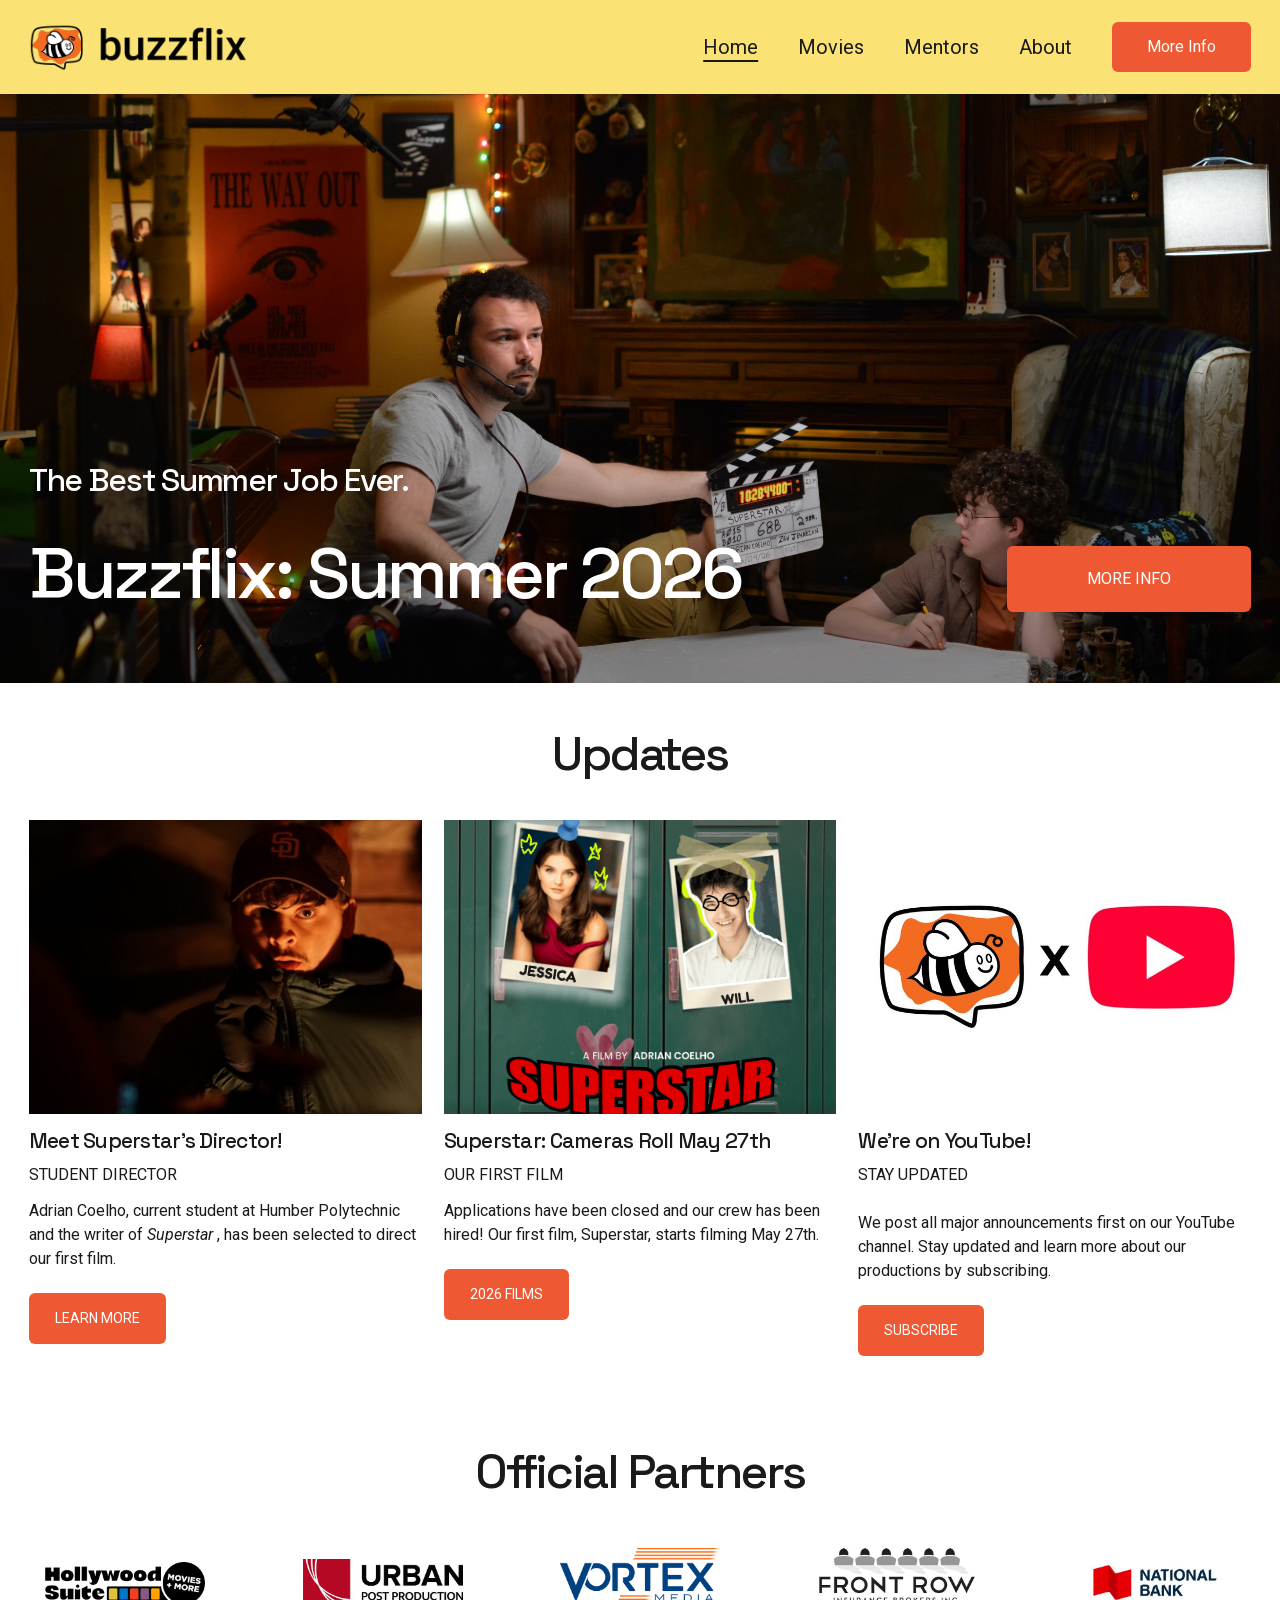
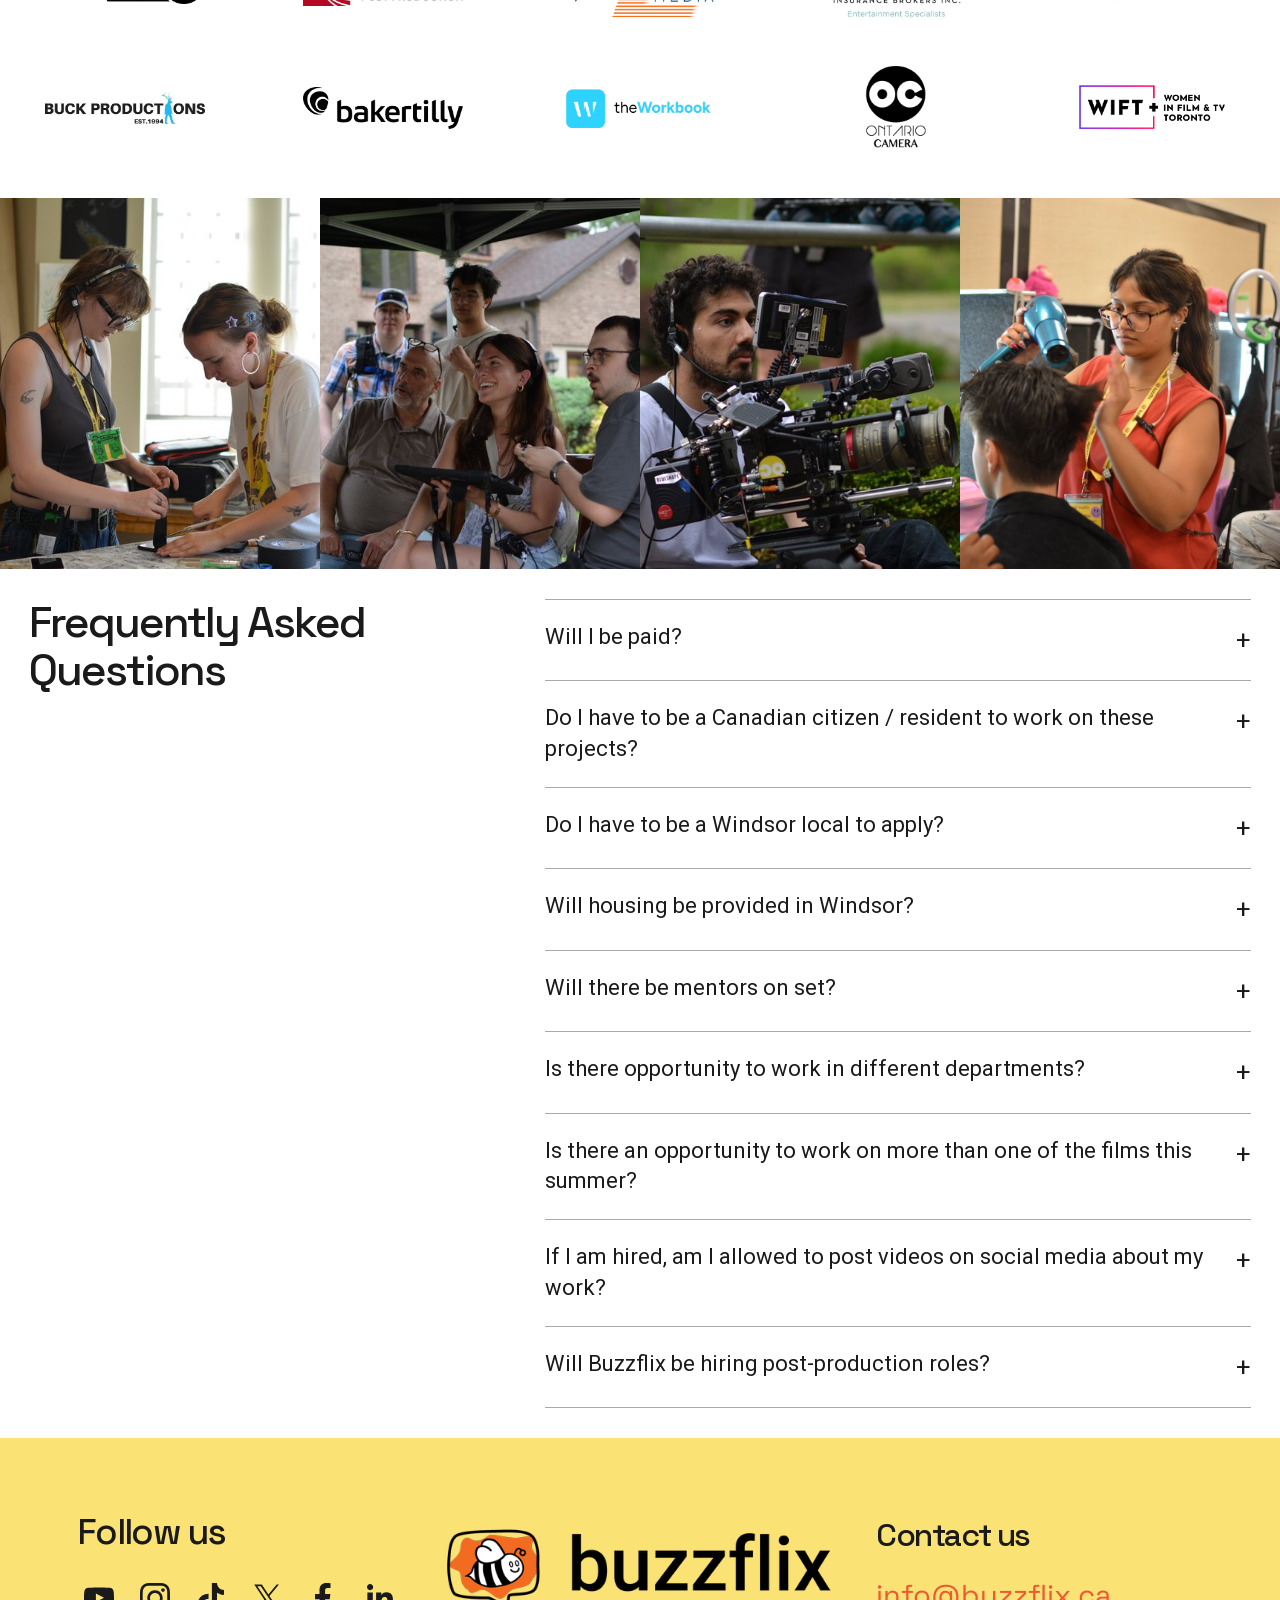
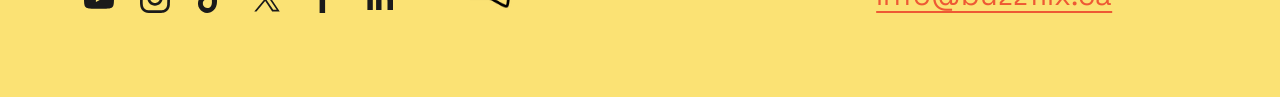
<file: index.html>
<!doctype html>
<html lang="en-CA"><head><meta charset="utf-8"><meta name="viewport" content="width=device-width,initial-scale=1"><meta name="description" content="Paying students to work on real feature films this summer. Crew. Cast. Camera. Production. If you’ve ever wanted to be on a movie set—this is your shot. "><title>Buzzflix: The Best Summer Job Ever.</title><link rel="stylesheet" href="assets/css/fonts.css"><link rel="stylesheet" href="assets/css/tokens.css"><link rel="stylesheet" href="assets/css/base.css"><link rel="stylesheet" href="assets/css/components.css"><link rel="stylesheet" href="assets/css/pages.css"><script type="module" src="assets/js/main.js"></script></head><body><a class="skip-link" href="#main">
 Skip to content
</a>
<header class="site-header">
 <a aria-label="Buzzflix home" class="brand" href="index.html">
  <img alt="Buzzflix" decoding="async" loading="eager" src="assets/images/buzzflix-b-1--2cb0f06.png" style="object-position:50.0% 50.0%"/>
 </a>
 <button aria-controls="main-nav" aria-expanded="false" class="menu-toggle">
  Menu
  <span aria-hidden="true">
   ☰
  </span>
 </button>
 <nav aria-label="Main navigation" id="main-nav">
  <a data-page="home" aria-current="page" href="index.html">
   Home
  </a>
  <a data-page="movies" href="movies.html">
   Movies
  </a>
  <a data-page="mentors" href="mentors.html">
   Mentors
  </a>
  <a data-page="about" href="about.html">
   About
  </a>
  <a class="button" href="https://www.youtube.com/@buzzflix_ca">
   More Info
  </a>
 </nav>
</header>
<main id="main"><section class="home-hero">
 <img alt="Behind the scenes on Superstar" decoding="async" loading="eager" src="assets/images/dsc-0213-7fdd711.jpg" style="object-position:75.57442557442558% 46.40290018126133%"/>
 <div class="hero-content">
  <div>
   <p>
    The Best Summer Job Ever.
   </p>
   <h1>
    Buzzflix: Summer 2026
   </h1>
  </div>
  <a class="button" href="https://www.youtube.com/@buzzflix_ca">
   More Info
  </a>
 </div>
</section>
<section aria-labelledby="updates-title" class="section updates">
 <h2 class="section-title" id="updates-title">
  Updates
 </h2>
 <div class="carousel" data-carousel="">
  <div aria-label="Updates" aria-roledescription="carousel" class="carousel-track" tabindex="0">
   <article class="card">
    <img alt="Meet Superstar's Director!" decoding="async" loading="lazy" src="assets/images/adrian-coelho-headshot-b5e8808.jpg" style="object-position:61.9728845254792% 37.60235014688418%"/>
    <h3>
     Meet Superstar's Director!
    </h3>
    <div>
     <p>
      STUDENT DIRECTOR
     </p>
     <p>
      Adrian Coelho, current student at Humber Polytechnic and the writer of
      <em>
       Superstar
      </em>
      , has been selected to direct our first film.
     </p>
    </div>
    <a class="button" href="https://www.youtube.com/shorts/eqqdLzjQBlU">
     LEARN MORE
    </a>
   </article>
   <article class="card">
    <img alt="Superstar: Cameras Roll May 27th" decoding="async" loading="lazy" src="assets/images/superstar-7460d68.png" style="object-position:50.0% 50.0%"/>
    <h3>
     Superstar: Cameras Roll May 27th
    </h3>
    <div>
     <p>
      OUR FIRST FILM
     </p>
     <p>
      Applications have been closed and our crew has been hired! Our first film, Superstar, starts filming May 27th.
     </p>
    </div>
    <a class="button" href="movies.html">
     2026 FILMS
    </a>
   </article>
   <article class="card">
    <img alt="We're on YouTube!" decoding="async" loading="lazy" src="assets/images/new-project-1--efeedbc.jpg" style="object-position:50.0% 50.0%"/>
    <h3>
     We're on YouTube!
    </h3>
    <div>
     <p>
      STAY UPDATED
      <br/>
      <br/>
      We post all major announcements first on our YouTube channel. Stay updated and learn more about our productions by subscribing.
     </p>
    </div>
    <a class="button" href="https://www.youtube.com/@buzzflix_ca">
     SUBSCRIBE
    </a>
   </article>
  </div>
 </div>
</section>
<section class="section partners">
 <h2 class="section-title">
  Official Partners
 </h2>
 <div class="partner-grid">
  <img alt="Partner: HS_horizontal_logo_BLK_RGB" decoding="async" loading="lazy" src="assets/images/hs-horizontal-logo-blk-rgb-bb07d98.png" style="object-position:50.0% 50.0%"/>
  <img alt="Partner: red-black-logo" decoding="async" loading="lazy" src="assets/images/red-black-logo-b46a8f7.jpg" style="object-position:50.0% 50.0%"/>
  <img alt="Partner: Vortex_Media_Logo" decoding="async" loading="lazy" src="assets/images/vortex-media-logo-3c2cc60.png" style="object-position:50.0% 50.0%"/>
  <img alt="Partner: front-row-logo-web" decoding="async" loading="lazy" src="assets/images/front-row-logo-web-72d317c.jpg" style="object-position:50.0% 50.0%"/>
  <img alt="Partner: national-bank-logo-1" decoding="async" loading="lazy" src="assets/images/national-bank-logo-1-4433d01.jpg" style="object-position:50.0% 50.0%"/>
  <img alt="Partner: CorpLogo+Black+Solid" decoding="async" loading="lazy" src="assets/images/corplogo-black-solid-91279ac.jpg" style="object-position:50.0% 50.0%"/>
  <img alt="Partner: bakertill+(1)" decoding="async" loading="lazy" src="assets/images/bakertill-1--c5bbf0e.png" style="object-position:50.0% 50.0%"/>
  <img alt="Partner: theWorkbook-logo" decoding="async" loading="lazy" src="assets/images/theworkbook-logo-025cd35.png" style="object-position:50.0% 50.0%"/>
  <img alt="Partner: Ontario-Camera-Logo-White-B" decoding="async" loading="lazy" src="assets/images/ontario-camera-logo-white-b-909fa6a.png" style="object-position:50.0% 50.0%"/>
  <img alt="WIFT+ — Women in Film &amp; Television Toronto" class="partner-logo-wift" decoding="async" loading="lazy" src="assets/images/WIFT-logo-black.png"/>
 </div>
</section>
<section aria-label="Behind the scenes" class="photo-strip">
 <img alt="Buzzflix crew on set" decoding="async" loading="lazy" src="assets/images/copy-of-dsc-0334-54da9bc.jpg" style="object-position:24.425574425574425% 44.002750171885744%"/>
 <img alt="Buzzflix crew on set" decoding="async" loading="lazy" src="assets/images/copy-of-dsc-0694-d42322f.jpg" style="object-position:38.81118881118881% 51.2032002000125%"/>
 <img alt="Buzzflix crew on set" decoding="async" loading="lazy" src="assets/images/copy-of-dsc-0519-4a929a8.jpg" style="object-position:38.81118881118881% 39.20245015313457%"/>
 <img alt="Buzzflix crew on set" decoding="async" loading="lazy" src="assets/images/dsc-0059-17d9d09.jpg" style="object-position:50.0% 50.0%"/>
</section>
<section class="section faq">
 <h2>
  Frequently Asked Questions
 </h2>
 <div>
  <details>
   <summary>
    Will I be paid?
   </summary>
   <div>
    <p>
     Yes,
     <strong>
      all student crew
     </strong>
     will be paid a flat rate of $250 per day, regardless of their position.
    </p>
   </div>
  </details>
  <details>
   <summary>
    Do I have to be a Canadian citizen / resident to work on these projects?
   </summary>
   <div>
    <p>
     Yes.
    </p>
   </div>
  </details>
  <details>
   <summary>
    Do I have to be a Windsor local to apply?
   </summary>
   <div>
    <p>
     No, any current or recent graduate is eligible to apply as long as they meet the criteria above.  But all four films will be shooting in Windsor ON, Canada.
    </p>
    <p>
    </p>
   </div>
  </details>
  <details>
   <summary>
    Will housing be provided in Windsor?
   </summary>
   <div>
    <p>
     No, students are responsible for finding their own housing
    </p>
    <p>
    </p>
   </div>
  </details>
  <details>
   <summary>
    Will there be mentors on set?
   </summary>
   <div>
    <p>
     Yes. There will be industry veterans of both Hollywood and the Canadian film industry acting as mentors in various departments. Learn about our mentors
     <a href="mentors.html">
      here
     </a>
     !
    </p>
   </div>
  </details>
  <details>
   <summary>
    Is there opportunity to work in different departments?
   </summary>
   <div>
    <p>
     Absolutely. If you are hired in one role for a film, you can apply for a different department on the next one.
    </p>
   </div>
  </details>
  <details>
   <summary>
    Is there an opportunity to work on more than one of the films this summer?
   </summary>
   <div>
    <p>
     Yes! You can work on all four if you like.
    </p>
   </div>
  </details>
  <details>
   <summary>
    If I am hired, am I allowed to post videos on social media about my work?
   </summary>
   <div>
    <p>
     Yes! Buzzflix will flip traditional film production social media rules on their head. Rather than restricting online activity, all participants will be encouraged to document and share their experience across personal social channels, linking back to Buzzflix’s YouTube and social platforms.
    </p>
   </div>
  </details>
  <details>
   <summary>
    Will Buzzflix be hiring post-production roles?
   </summary>
   <div>
    <p>
     Yes, there will be opportunities in Post for all films.
    </p>
   </div>
  </details>
 </div>
</section>
</main><footer class="site-footer">
 <div>
  <h2>
   Follow us
  </h2>
  <nav aria-label="Social media" class="social-links">
   <a aria-label="YouTube" href="https://www.youtube.com/@buzzflix_ca">
    <svg aria-hidden="true" focusable="false" viewBox="0 0 64 64">
     <g class="svg-icon">
      <path d="M46.7,26c0,0-0.3-2.1-1.2-3c-1.1-1.2-2.4-1.2-3-1.3C38.3,21.4,32,21.4,32,21.4h0 c0,0-6.3,0-10.5,0.3c-0.6,0.1-1.9,0.1-3,1.3c-0.9,0.9-1.2,3-1.2,3S17,28.4,17,30.9v2.3c0,2.4,0.3,4.9,0.3,4.9s0.3,2.1,1.2,3 c1.1,1.2,2.6,1.2,3.3,1.3c2.4,0.2,10.2,0.3,10.2,0.3s6.3,0,10.5-0.3c0.6-0.1,1.9-0.1,3-1.3c0.9-0.9,1.2-3,1.2-3s0.3-2.4,0.3-4.9 v-2.3C47,28.4,46.7,26,46.7,26z M28.9,35.9l0-8.4l8.1,4.2L28.9,35.9z">
      </path>
     </g>
    </svg>
   </a>
   <a aria-label="Instagram" href="https://www.instagram.com/buzzflix_ca/">
    <svg aria-hidden="true" focusable="false" viewBox="0 0 64 64">
     <g class="svg-icon">
      <path d="M46.91,25.816c-0.073-1.597-0.326-2.687-0.697-3.641c-0.383-0.986-0.896-1.823-1.73-2.657c-0.834-0.834-1.67-1.347-2.657-1.73c-0.954-0.371-2.045-0.624-3.641-0.697C36.585,17.017,36.074,17,32,17s-4.585,0.017-6.184,0.09c-1.597,0.073-2.687,0.326-3.641,0.697c-0.986,0.383-1.823,0.896-2.657,1.73c-0.834,0.834-1.347,1.67-1.73,2.657c-0.371,0.954-0.624,2.045-0.697,3.641C17.017,27.415,17,27.926,17,32c0,4.074,0.017,4.585,0.09,6.184c0.073,1.597,0.326,2.687,0.697,3.641c0.383,0.986,0.896,1.823,1.73,2.657c0.834,0.834,1.67,1.347,2.657,1.73c0.954,0.371,2.045,0.624,3.641,0.697C27.415,46.983,27.926,47,32,47s4.585-0.017,6.184-0.09c1.597-0.073,2.687-0.326,3.641-0.697c0.986-0.383,1.823-0.896,2.657-1.73c0.834-0.834,1.347-1.67,1.73-2.657c0.371-0.954,0.624-2.045,0.697-3.641C46.983,36.585,47,36.074,47,32S46.983,27.415,46.91,25.816z M44.21,38.061c-0.067,1.462-0.311,2.257-0.516,2.785c-0.272,0.7-0.597,1.2-1.122,1.725c-0.525,0.525-1.025,0.85-1.725,1.122c-0.529,0.205-1.323,0.45-2.785,0.516c-1.581,0.072-2.056,0.087-6.061,0.087s-4.48-0.015-6.061-0.087c-1.462-0.067-2.257-0.311-2.785-0.516c-0.7-0.272-1.2-0.597-1.725-1.122c-0.525-0.525-0.85-1.025-1.122-1.725c-0.205-0.529-0.45-1.323-0.516-2.785c-0.072-1.582-0.087-2.056-0.087-6.061s0.015-4.48,0.087-6.061c0.067-1.462,0.311-2.257,0.516-2.785c0.272-0.7,0.597-1.2,1.122-1.725c0.525-0.525,1.025-0.85,1.725-1.122c0.529-0.205,1.323-0.45,2.785-0.516c1.582-0.072,2.056-0.087,6.061-0.087s4.48,0.015,6.061,0.087c1.462,0.067,2.257,0.311,2.785,0.516c0.7,0.272,1.2,0.597,1.725,1.122c0.525,0.525,0.85,1.025,1.122,1.725c0.205,0.529,0.45,1.323,0.516,2.785c0.072,1.582,0.087,2.056,0.087,6.061S44.282,36.48,44.21,38.061z M32,24.297c-4.254,0-7.703,3.449-7.703,7.703c0,4.254,3.449,7.703,7.703,7.703c4.254,0,7.703-3.449,7.703-7.703C39.703,27.746,36.254,24.297,32,24.297z M32,37c-2.761,0-5-2.239-5-5c0-2.761,2.239-5,5-5s5,2.239,5,5C37,34.761,34.761,37,32,37z M40.007,22.193c-0.994,0-1.8,0.806-1.8,1.8c0,0.994,0.806,1.8,1.8,1.8c0.994,0,1.8-0.806,1.8-1.8C41.807,22.999,41.001,22.193,40.007,22.193z">
      </path>
     </g>
    </svg>
   </a>
   <a aria-label="TikTok" href="https://www.tiktok.com/@buzzflix_ca">
    <svg aria-hidden="true" focusable="false" viewBox="0 0 64 64">
     <path d="M37.9281 17C38.4298 21.2545 40.825 23.7941 45 24.0658V28.8451C42.5859 29.0794 40.4652 28.3016 38.0038 26.821V35.7423C38.0038 47.147 25.4788 50.7361 20.4233 42.5457C17.1856 37.3073 19.1642 28.1048 29.5496 27.73V32.781C28.7296 32.9058 27.9219 33.1002 27.1355 33.362C24.835 34.1398 23.5191 35.583 23.8883 38.1413C24.5889 43.033 33.6584 44.4856 32.901 34.9176V17H37.9091H37.9281Z">
     </path>
    </svg>
   </a>
   <a aria-label="X" href="https://x.com/buzzflix_ca">
    <svg aria-hidden="true" focusable="false" viewBox="0 0 64 64">
     <g class="svg-icon">
      <path d="M34.426 29.9327L43.9189 18.5H41.6694L33.4267 28.4268L26.8432 18.5H19.25L29.2055 33.5111L19.25 45.5H21.4997L30.2042 35.0169L37.1568 45.5H44.75L34.426 29.9327ZM22.3102 20.2546H25.7656L41.6704 43.8252H38.2151L22.3102 20.2546Z">
      </path>
     </g>
    </svg>
   </a>
   <a aria-label="Facebook" href="https://www.facebook.com/people/Buzzflix/61586788932011/">
    <svg aria-hidden="true" focusable="false" viewBox="0 0 64 64">
     <g class="svg-icon">
      <path d="M34.1,47V33.3h4.6l0.7-5.3h-5.3v-3.4c0-1.5,0.4-2.6,2.6-2.6l2.8,0v-4.8c-0.5-0.1-2.2-0.2-4.1-0.2 c-4.1,0-6.9,2.5-6.9,7V28H24v5.3h4.6V47H34.1z">
      </path>
     </g>
    </svg>
   </a>
   <a aria-label="LinkedIn" href="https://www.linkedin.com/company/buzzflix-inc/">
    <svg aria-hidden="true" focusable="false" viewBox="0 0 64 64">
     <g class="svg-icon">
      <path d="M20.4,44h5.4V26.6h-5.4V44z M23.1,18c-1.7,0-3.1,1.4-3.1,3.1c0,1.7,1.4,3.1,3.1,3.1 c1.7,0,3.1-1.4,3.1-3.1C26.2,19.4,24.8,18,23.1,18z M39.5,26.2c-2.6,0-4.4,1.4-5.1,2.8h-0.1v-2.4h-5.2V44h5.4v-8.6 c0-2.3,0.4-4.5,3.2-4.5c2.8,0,2.8,2.6,2.8,4.6V44H46v-9.5C46,29.8,45,26.2,39.5,26.2z">
      </path>
     </g>
    </svg>
   </a>
  </nav>
 </div>
 <a class="footer-brand" href="index.html">
  <img alt="Buzzflix" decoding="async" loading="eager" src="assets/images/buzzflix-b-1--2cb0f06.png" style="object-position:50.0% 50.0%"/>
 </a>
 <div>
  <h2>
   Contact us
  </h2>
  <a class="contact" href="mailto:info@buzzflix.ca">
   info@buzzflix.ca
  </a>
 </div>
</footer>
</body></html>
</file>
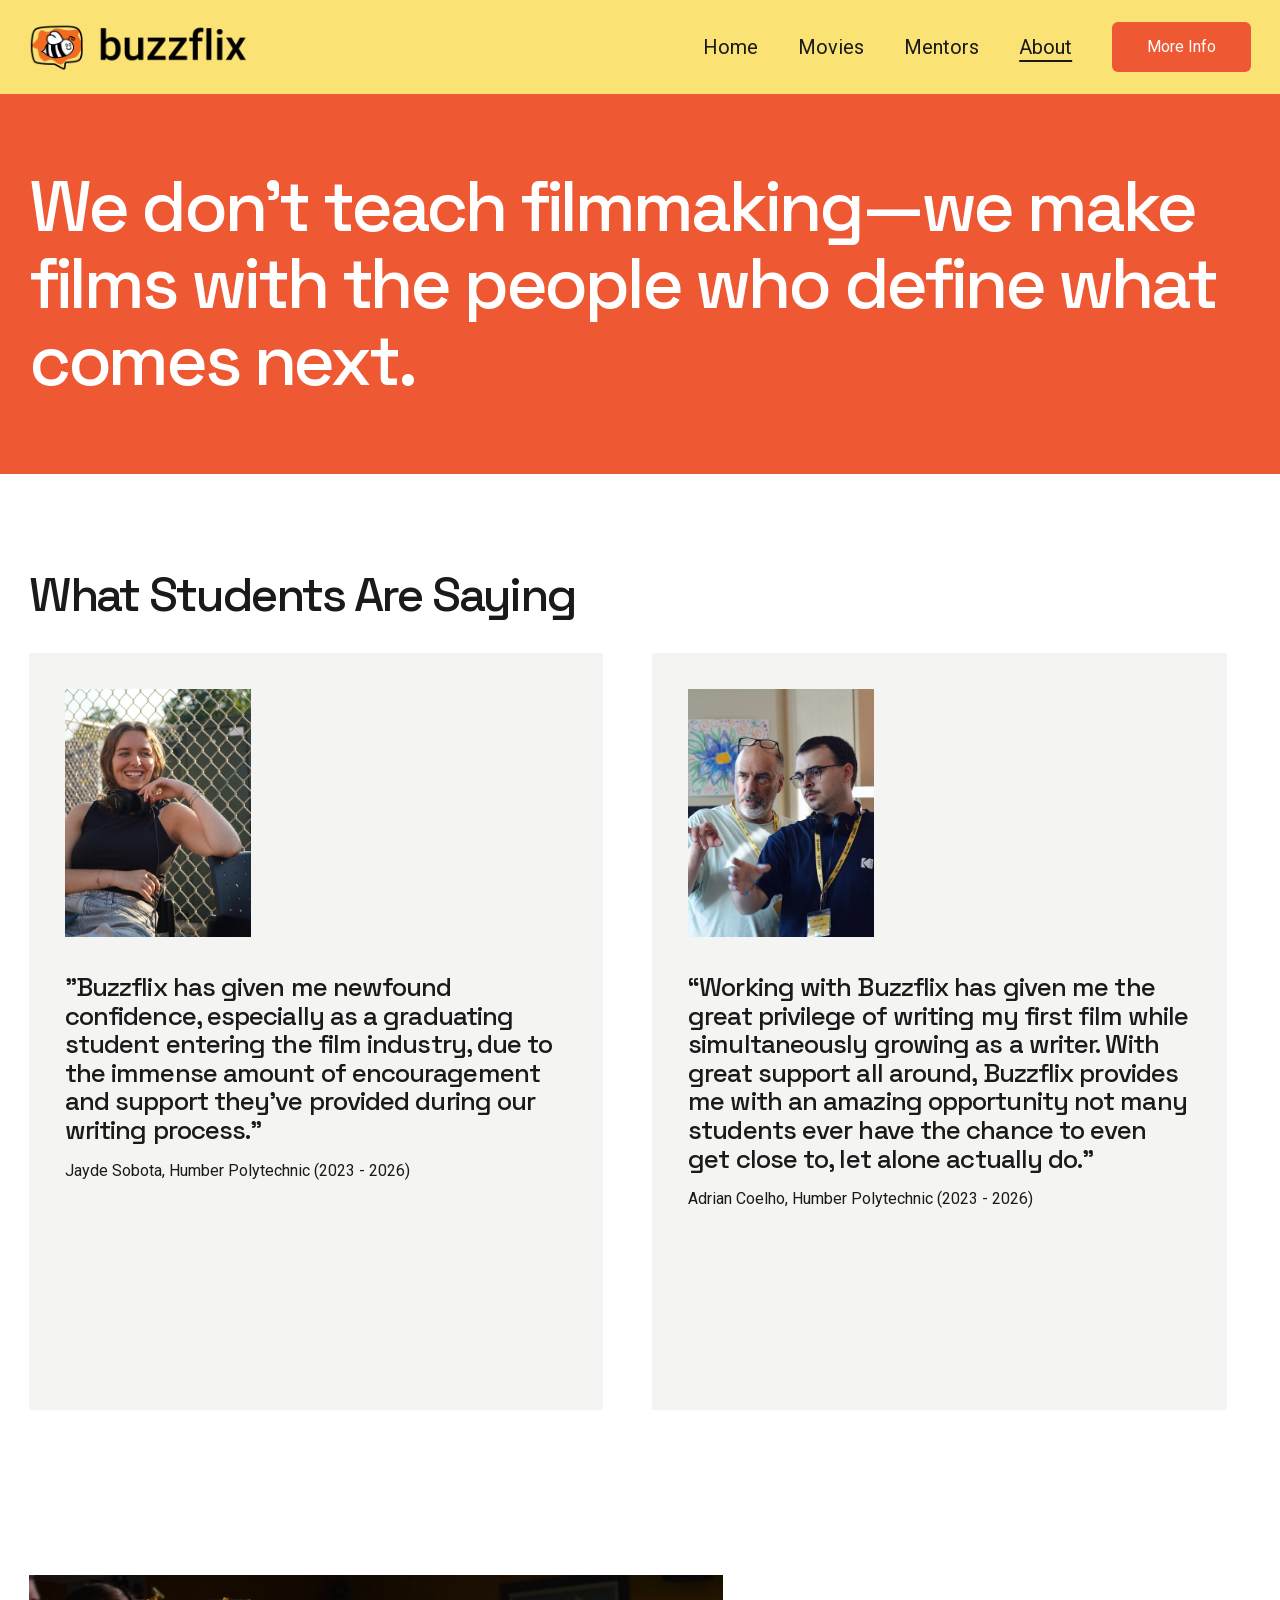
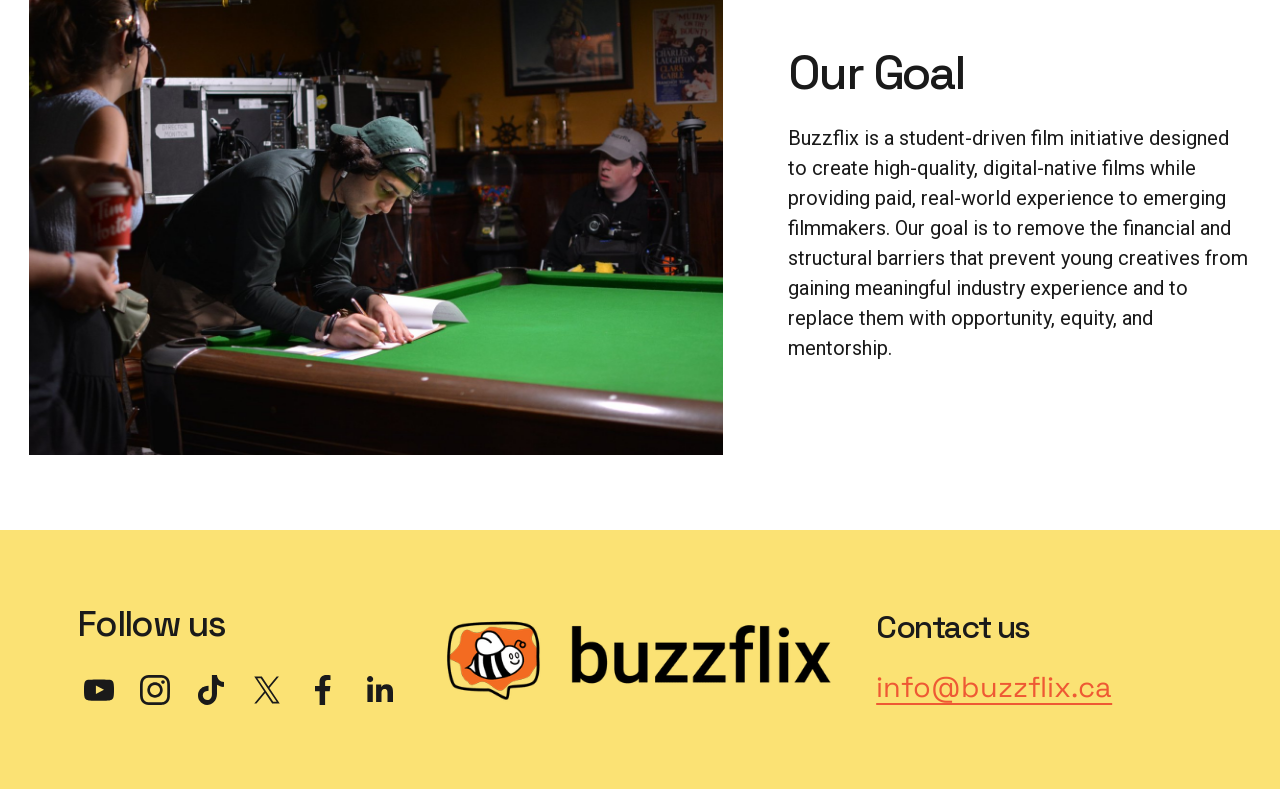
<file: about/index.html>
<!doctype html>
<html lang="en-CA"><head><base href="../"><meta charset="utf-8"><meta name="viewport" content="width=device-width,initial-scale=1"><meta name="description" content="Buzzflix offers student-driven film projects, providing real-world experience, mentorship, and opportunities for emerging filmmakers to create high-quality digital films."><title>About | Empower Your Filmmaking Journey Today — Buzzflix</title><link rel="stylesheet" href="assets/css/fonts.css"><link rel="stylesheet" href="assets/css/tokens.css"><link rel="stylesheet" href="assets/css/base.css"><link rel="stylesheet" href="assets/css/components.css"><link rel="stylesheet" href="assets/css/pages.css"><script type="module" src="assets/js/main.js"></script></head><body><a class="skip-link" href="#main">
 Skip to content
</a>
<header class="site-header">
 <a aria-label="Buzzflix home" class="brand" href="index.html">
  <img alt="Buzzflix" decoding="async" loading="eager" src="assets/images/buzzflix-b-1--2cb0f06.png" style="object-position:50.0% 50.0%"/>
 </a>
 <button aria-controls="main-nav" aria-expanded="false" class="menu-toggle">
  Menu
  <span aria-hidden="true">
   ☰
  </span>
 </button>
 <nav aria-label="Main navigation" id="main-nav">
  <a data-page="home" href="index.html">
   Home
  </a>
  <a data-page="movies" href="movies.html">
   Movies
  </a>
  <a data-page="mentors" href="mentors.html">
   Mentors
  </a>
  <a data-page="about" aria-current="page" href="about.html">
   About
  </a>
  <a class="button" href="https://www.youtube.com/@buzzflix_ca">
   More Info
  </a>
 </nav>
</header>
<main id="main"><section class="statement">
 <h1>
  We don’t teach filmmaking—we make films with the people who define what comes next.
 </h1>
</section>
<section aria-labelledby="testimonials-title" class="section testimonials">
 <h2 class="section-title" id="testimonials-title">
  What Students Are Saying
 </h2>
 <div class="carousel" data-carousel="">
  <div aria-label="What Students Are Saying" aria-roledescription="carousel" class="carousel-track" tabindex="0">
   <article class="card">
    <img alt="&quot;Buzzflix has given me newfound confidence, especially as a graduating student entering the film industry, due to the immense amount of encouragement and support they've provided during our writing process.&quot;" decoding="async" loading="lazy" src="assets/images/sobota-jayde-b844ca7.jpg" style="object-position:50.0% 50.0%"/>
    <h3>
     "Buzzflix has given me newfound confidence, especially as a graduating student entering the film industry, due to the immense amount of encouragement and support they've provided during our writing process."
    </h3>
    <div>
     <p>
      Jayde Sobota, Humber Polytechnic (2023 - 2026)
     </p>
    </div>
   </article>
   <article class="card">
    <img alt="“Working with Buzzflix has given me the great privilege of writing my first film while simultaneously growing as a writer. With great support all around, Buzzflix provides me with an amazing opportunity not many students ever have the chance to even get close to, let alone actually do.”" decoding="async" loading="lazy" src="assets/images/coelho-adrian-18c2ece.jpg" style="object-position:59.590409590409585% 44.80280017501094%"/>
    <h3>
     “Working with Buzzflix has given me the great privilege of writing my first film while simultaneously growing as a writer. With great support all around, Buzzflix provides me with an amazing opportunity not many students ever have the chance to even get close to, let alone actually do.”
    </h3>
    <div>
     <p>
      Adrian Coelho, Humber Polytechnic (2023 - 2026)
     </p>
    </div>
   </article>
   <article class="card">
    <img alt="“I’m so excited and happy to be apart of the amazing team of Buzzflix. This is the perfect path for me to enter the industry knowing that I will have experienced film professionals there to guide and support me through the script writing process.  And potentially have the opportunity to try other industry roles!  Thanks Buzzflix!”" decoding="async" loading="lazy" src="assets/images/king-meagan-f32f76d.jpg" style="object-position:50.0% 50.0%"/>
    <h3>
     “I’m so excited and happy to be apart of the amazing team of Buzzflix. This is the perfect path for me to enter the industry knowing that I will have experienced film professionals there to guide and support me through the script writing process.  And potentially have the opportunity to try other industry roles!  Thanks Buzzflix!”
    </h3>
    <div>
     <p>
      Meagan King, Humber Polytechnic (2023 - 2026)
     </p>
    </div>
   </article>
   <article class="card">
    <img alt='"Four months and four feature films later, today concludes the first Buzzflix summer! I’ll always remember what an amazing experience and growing opportunity this summer has been. Thank you to the whole Buzzflix family and everyone I’ve made such incredible friendships and memories with. Buzzflix believed in my potential and taught me more in one summer than I’ve learnt in years."' decoding="async" loading="lazy" src="assets/images/luna-evan-084d304.jpeg" style="object-position:50.0% 50.0%"/>
    <h3>
     "Four months and four feature films later, today concludes the first Buzzflix summer! I’ll always remember what an amazing experience and growing opportunity this summer has been. Thank you to the whole Buzzflix family and everyone I’ve made such incredible friendships and memories with. Buzzflix believed in my potential and taught me more in one summer than I’ve learnt in years."
    </h3>
    <div>
     <p>
      Evan Luna, Humber Polytechnic (2023 - 2026)
     </p>
    </div>
   </article>
   <article class="card">
    <img alt='"And that is a wrap to the final 3/3 feature films. The memories I made making those movies will forever be cherished."' decoding="async" loading="lazy" src="assets/images/aly-jannah-9d9e42a.jpg" style="object-position:50.0% 50.0%"/>
    <h3>
     "And that is a wrap to the final 3/3 feature films. The memories I made making those movies will forever be cherished."
    </h3>
    <div>
     <p>
      Jannah Aly, Humber Polytechnic (2023 - 2026)
     </p>
    </div>
   </article>
   <article class="card">
    <img alt='I’m endlessly grateful to Buzzflix and all of their incredible mentors for giving us the opportunity to experiment, learn, make mistakes, and grow in a feature film environment.  And, of course, I’m most grateful for the 70+ people I had the chance to meet, befriend and collaborate with along the way."' decoding="async" loading="lazy" src="assets/images/donkers-matthew--c6b655a.jpg" style="object-position:50.0% 50.0%"/>
    <h3>
     I’m endlessly grateful to Buzzflix and all of their incredible mentors for giving us the opportunity to experiment, learn, make mistakes, and grow in a feature film environment.  And, of course, I’m most grateful for the 70+ people I had the chance to meet, befriend and collaborate with along the way."
    </h3>
    <div>
     <p>
      Matthew Donkers, Sheridan College (2022 - 2026)
     </p>
    </div>
   </article>
   <article class="card">
    <img alt='"I had such a wonderful opportunity to go down to Windsor Ontario to join @buzzflix_ca to.make four feature films and I can now say with confidence that we are officially done!! I have met so many wonderful people and I wish everyone luck and success on their next journey."' decoding="async" loading="lazy" src="assets/images/ojoawo-sulihat-68ad2b9.jpg" style="object-position:11.105561105561106% 40.00250015625977%"/>
    <h3>
     "I had such a wonderful opportunity to go down to Windsor Ontario to join @buzzflix_ca to.make four feature films and I can now say with confidence that we are officially done!! I have met so many wonderful people and I wish everyone luck and success on their next journey."
    </h3>
    <div>
     <p>
      Sulihat Ojoawo, Sheridan College (2025 - 2029)
     </p>
    </div>
   </article>
   <article class="card">
    <img alt='"By far the greatest thing about this summer was all the amazing people I got to work with on set. Absolutely stoked to have made so many new buddies and I can’t wait to work with each and every one of you again."' decoding="async" loading="lazy" src="assets/images/beaton-jaime-5f9b304.jpg" style="object-position:50.0% 50.0%"/>
    <h3>
     "By far the greatest thing about this summer was all the amazing people I got to work with on set. Absolutely stoked to have made so many new buddies and I can’t wait to work with each and every one of you again."
    </h3>
    <div>
     <p>
      Jaime Beaton, Sheridan College (2022 - 2026)
     </p>
    </div>
   </article>
   <article class="card">
    <img alt='"I’ve learned so much about the film industry, but the biggest highlight was discovering my passion for the art department. Over the past few months, I had the opportunity to: Work as assistant set decorator, art swing and a production assistant, learn the ins and outs of sourcing, help translate visions to reality, work on THREE feature films, and build my network of passionate creatives. I feel so fortunate to be growing alongside my fellow BuzzFlixians in this industry!"' decoding="async" loading="lazy" src="assets/images/balbaa-ashley-b614577.jpg" style="object-position:50.0% 50.0%"/>
    <h3>
     "I’ve learned so much about the film industry, but the biggest highlight was discovering my passion for the art department. Over the past few months, I had the opportunity to: Work as assistant set decorator, art swing and a production assistant, learn the ins and outs of sourcing, help translate visions to reality, work on THREE feature films, and build my network of passionate creatives. I feel so fortunate to be growing alongside my fellow BuzzFlixians in this industry!"
    </h3>
    <div>
     <p>
      Ashley Balbaa, Humber Polytechnic (2025 - 2028)
     </p>
    </div>
   </article>
   <article class="card">
    <img alt='"Buzzflix offered me the opportunity to write my first film while still in film school, which has been one of the most significant experiences of my creative journey so far. Tony and the team created an environment where emerging filmmakers are given real responsibility. The scale of the project challenged me immensely, and I’ve grown so much as a writer through Buzzflix."' decoding="async" loading="lazy" src="assets/images/cerasoli-marisa--92d82fb.jpg" style="object-position:59.590409590409585% 44.002750171885744%"/>
    <h3>
     "Buzzflix offered me the opportunity to write my first film while still in film school, which has been one of the most significant experiences of my creative journey so far. Tony and the team created an environment where emerging filmmakers are given real responsibility. The scale of the project challenged me immensely, and I’ve grown so much as a writer through Buzzflix."
    </h3>
    <div>
     <p>
      Marisa Cerasoli, Humber Polytechnic (2023 - 2026)
     </p>
    </div>
   </article>
   <article class="card">
    <img alt='"Another summer gone, and I couldn’t have spent it a better way. I had the pleasure of location sound mixing 3 of 4 Buzzflix feature films. I also did sound utility on the 4th. On top of all the experience I gained, I made so many memories and met so many people that I will be keeping as friends. Thank you to everyone for everything this summer."' decoding="async" loading="lazy" src="assets/images/dunn-keelan-c792039.jpg" style="object-position:59.44360532509045% 48.003000187511724%"/>
    <h3>
     "Another summer gone, and I couldn’t have spent it a better way. I had the pleasure of location sound mixing 3 of 4 Buzzflix feature films. I also did sound utility on the 4th. On top of all the experience I gained, I made so many memories and met so many people that I will be keeping as friends. Thank you to everyone for everything this summer."
    </h3>
    <div>
     <p>
      Keelan Dunn, Humber Polytechnic (2023 - 2026)
     </p>
    </div>
   </article>
  </div>
 </div>
</section>
<section class="goal">
 <img alt="Buzzflix filmmakers at work" decoding="async" loading="lazy" src="assets/images/dsc-0096-790ebdf.jpg" style="object-position:50.0% 50.0%"/>
 <div>
  <h2>
   Our Goal
  </h2>
  <p>
   Buzzflix is a student-driven film initiative designed to create high-quality, digital-native films while providing paid, real-world experience to emerging filmmakers. Our goal is to remove the financial and structural barriers that prevent young creatives from gaining meaningful industry experience and to replace them with opportunity, equity, and mentorship.
  </p>
 </div>
</section>
</main><footer class="site-footer">
 <div>
  <h2>
   Follow us
  </h2>
  <nav aria-label="Social media" class="social-links">
   <a aria-label="YouTube" href="https://www.youtube.com/@buzzflix_ca">
    <svg aria-hidden="true" focusable="false" viewBox="0 0 64 64">
     <g class="svg-icon">
      <path d="M46.7,26c0,0-0.3-2.1-1.2-3c-1.1-1.2-2.4-1.2-3-1.3C38.3,21.4,32,21.4,32,21.4h0 c0,0-6.3,0-10.5,0.3c-0.6,0.1-1.9,0.1-3,1.3c-0.9,0.9-1.2,3-1.2,3S17,28.4,17,30.9v2.3c0,2.4,0.3,4.9,0.3,4.9s0.3,2.1,1.2,3 c1.1,1.2,2.6,1.2,3.3,1.3c2.4,0.2,10.2,0.3,10.2,0.3s6.3,0,10.5-0.3c0.6-0.1,1.9-0.1,3-1.3c0.9-0.9,1.2-3,1.2-3s0.3-2.4,0.3-4.9 v-2.3C47,28.4,46.7,26,46.7,26z M28.9,35.9l0-8.4l8.1,4.2L28.9,35.9z">
      </path>
     </g>
    </svg>
   </a>
   <a aria-label="Instagram" href="https://www.instagram.com/buzzflix_ca/">
    <svg aria-hidden="true" focusable="false" viewBox="0 0 64 64">
     <g class="svg-icon">
      <path d="M46.91,25.816c-0.073-1.597-0.326-2.687-0.697-3.641c-0.383-0.986-0.896-1.823-1.73-2.657c-0.834-0.834-1.67-1.347-2.657-1.73c-0.954-0.371-2.045-0.624-3.641-0.697C36.585,17.017,36.074,17,32,17s-4.585,0.017-6.184,0.09c-1.597,0.073-2.687,0.326-3.641,0.697c-0.986,0.383-1.823,0.896-2.657,1.73c-0.834,0.834-1.347,1.67-1.73,2.657c-0.371,0.954-0.624,2.045-0.697,3.641C17.017,27.415,17,27.926,17,32c0,4.074,0.017,4.585,0.09,6.184c0.073,1.597,0.326,2.687,0.697,3.641c0.383,0.986,0.896,1.823,1.73,2.657c0.834,0.834,1.67,1.347,2.657,1.73c0.954,0.371,2.045,0.624,3.641,0.697C27.415,46.983,27.926,47,32,47s4.585-0.017,6.184-0.09c1.597-0.073,2.687-0.326,3.641-0.697c0.986-0.383,1.823-0.896,2.657-1.73c0.834-0.834,1.347-1.67,1.73-2.657c0.371-0.954,0.624-2.045,0.697-3.641C46.983,36.585,47,36.074,47,32S46.983,27.415,46.91,25.816z M44.21,38.061c-0.067,1.462-0.311,2.257-0.516,2.785c-0.272,0.7-0.597,1.2-1.122,1.725c-0.525,0.525-1.025,0.85-1.725,1.122c-0.529,0.205-1.323,0.45-2.785,0.516c-1.581,0.072-2.056,0.087-6.061,0.087s-4.48-0.015-6.061-0.087c-1.462-0.067-2.257-0.311-2.785-0.516c-0.7-0.272-1.2-0.597-1.725-1.122c-0.525-0.525-0.85-1.025-1.122-1.725c-0.205-0.529-0.45-1.323-0.516-2.785c-0.072-1.582-0.087-2.056-0.087-6.061s0.015-4.48,0.087-6.061c0.067-1.462,0.311-2.257,0.516-2.785c0.272-0.7,0.597-1.2,1.122-1.725c0.525-0.525,1.025-0.85,1.725-1.122c0.529-0.205,1.323-0.45,2.785-0.516c1.582-0.072,2.056-0.087,6.061-0.087s4.48,0.015,6.061,0.087c1.462,0.067,2.257,0.311,2.785,0.516c0.7,0.272,1.2,0.597,1.725,1.122c0.525,0.525,0.85,1.025,1.122,1.725c0.205,0.529,0.45,1.323,0.516,2.785c0.072,1.582,0.087,2.056,0.087,6.061S44.282,36.48,44.21,38.061z M32,24.297c-4.254,0-7.703,3.449-7.703,7.703c0,4.254,3.449,7.703,7.703,7.703c4.254,0,7.703-3.449,7.703-7.703C39.703,27.746,36.254,24.297,32,24.297z M32,37c-2.761,0-5-2.239-5-5c0-2.761,2.239-5,5-5s5,2.239,5,5C37,34.761,34.761,37,32,37z M40.007,22.193c-0.994,0-1.8,0.806-1.8,1.8c0,0.994,0.806,1.8,1.8,1.8c0.994,0,1.8-0.806,1.8-1.8C41.807,22.999,41.001,22.193,40.007,22.193z">
      </path>
     </g>
    </svg>
   </a>
   <a aria-label="TikTok" href="https://www.tiktok.com/@buzzflix_ca">
    <svg aria-hidden="true" focusable="false" viewBox="0 0 64 64">
     <path d="M37.9281 17C38.4298 21.2545 40.825 23.7941 45 24.0658V28.8451C42.5859 29.0794 40.4652 28.3016 38.0038 26.821V35.7423C38.0038 47.147 25.4788 50.7361 20.4233 42.5457C17.1856 37.3073 19.1642 28.1048 29.5496 27.73V32.781C28.7296 32.9058 27.9219 33.1002 27.1355 33.362C24.835 34.1398 23.5191 35.583 23.8883 38.1413C24.5889 43.033 33.6584 44.4856 32.901 34.9176V17H37.9091H37.9281Z">
     </path>
    </svg>
   </a>
   <a aria-label="X" href="https://x.com/buzzflix_ca">
    <svg aria-hidden="true" focusable="false" viewBox="0 0 64 64">
     <g class="svg-icon">
      <path d="M34.426 29.9327L43.9189 18.5H41.6694L33.4267 28.4268L26.8432 18.5H19.25L29.2055 33.5111L19.25 45.5H21.4997L30.2042 35.0169L37.1568 45.5H44.75L34.426 29.9327ZM22.3102 20.2546H25.7656L41.6704 43.8252H38.2151L22.3102 20.2546Z">
      </path>
     </g>
    </svg>
   </a>
   <a aria-label="Facebook" href="https://www.facebook.com/people/Buzzflix/61586788932011/">
    <svg aria-hidden="true" focusable="false" viewBox="0 0 64 64">
     <g class="svg-icon">
      <path d="M34.1,47V33.3h4.6l0.7-5.3h-5.3v-3.4c0-1.5,0.4-2.6,2.6-2.6l2.8,0v-4.8c-0.5-0.1-2.2-0.2-4.1-0.2 c-4.1,0-6.9,2.5-6.9,7V28H24v5.3h4.6V47H34.1z">
      </path>
     </g>
    </svg>
   </a>
   <a aria-label="LinkedIn" href="https://www.linkedin.com/company/buzzflix-inc/">
    <svg aria-hidden="true" focusable="false" viewBox="0 0 64 64">
     <g class="svg-icon">
      <path d="M20.4,44h5.4V26.6h-5.4V44z M23.1,18c-1.7,0-3.1,1.4-3.1,3.1c0,1.7,1.4,3.1,3.1,3.1 c1.7,0,3.1-1.4,3.1-3.1C26.2,19.4,24.8,18,23.1,18z M39.5,26.2c-2.6,0-4.4,1.4-5.1,2.8h-0.1v-2.4h-5.2V44h5.4v-8.6 c0-2.3,0.4-4.5,3.2-4.5c2.8,0,2.8,2.6,2.8,4.6V44H46v-9.5C46,29.8,45,26.2,39.5,26.2z">
      </path>
     </g>
    </svg>
   </a>
  </nav>
 </div>
 <a class="footer-brand" href="index.html">
  <img alt="Buzzflix" decoding="async" loading="eager" src="assets/images/buzzflix-b-1--2cb0f06.png" style="object-position:50.0% 50.0%"/>
 </a>
 <div>
  <h2>
   Contact us
  </h2>
  <a class="contact" href="mailto:info@buzzflix.ca">
   info@buzzflix.ca
  </a>
 </div>
</footer>
</body></html>
</file>
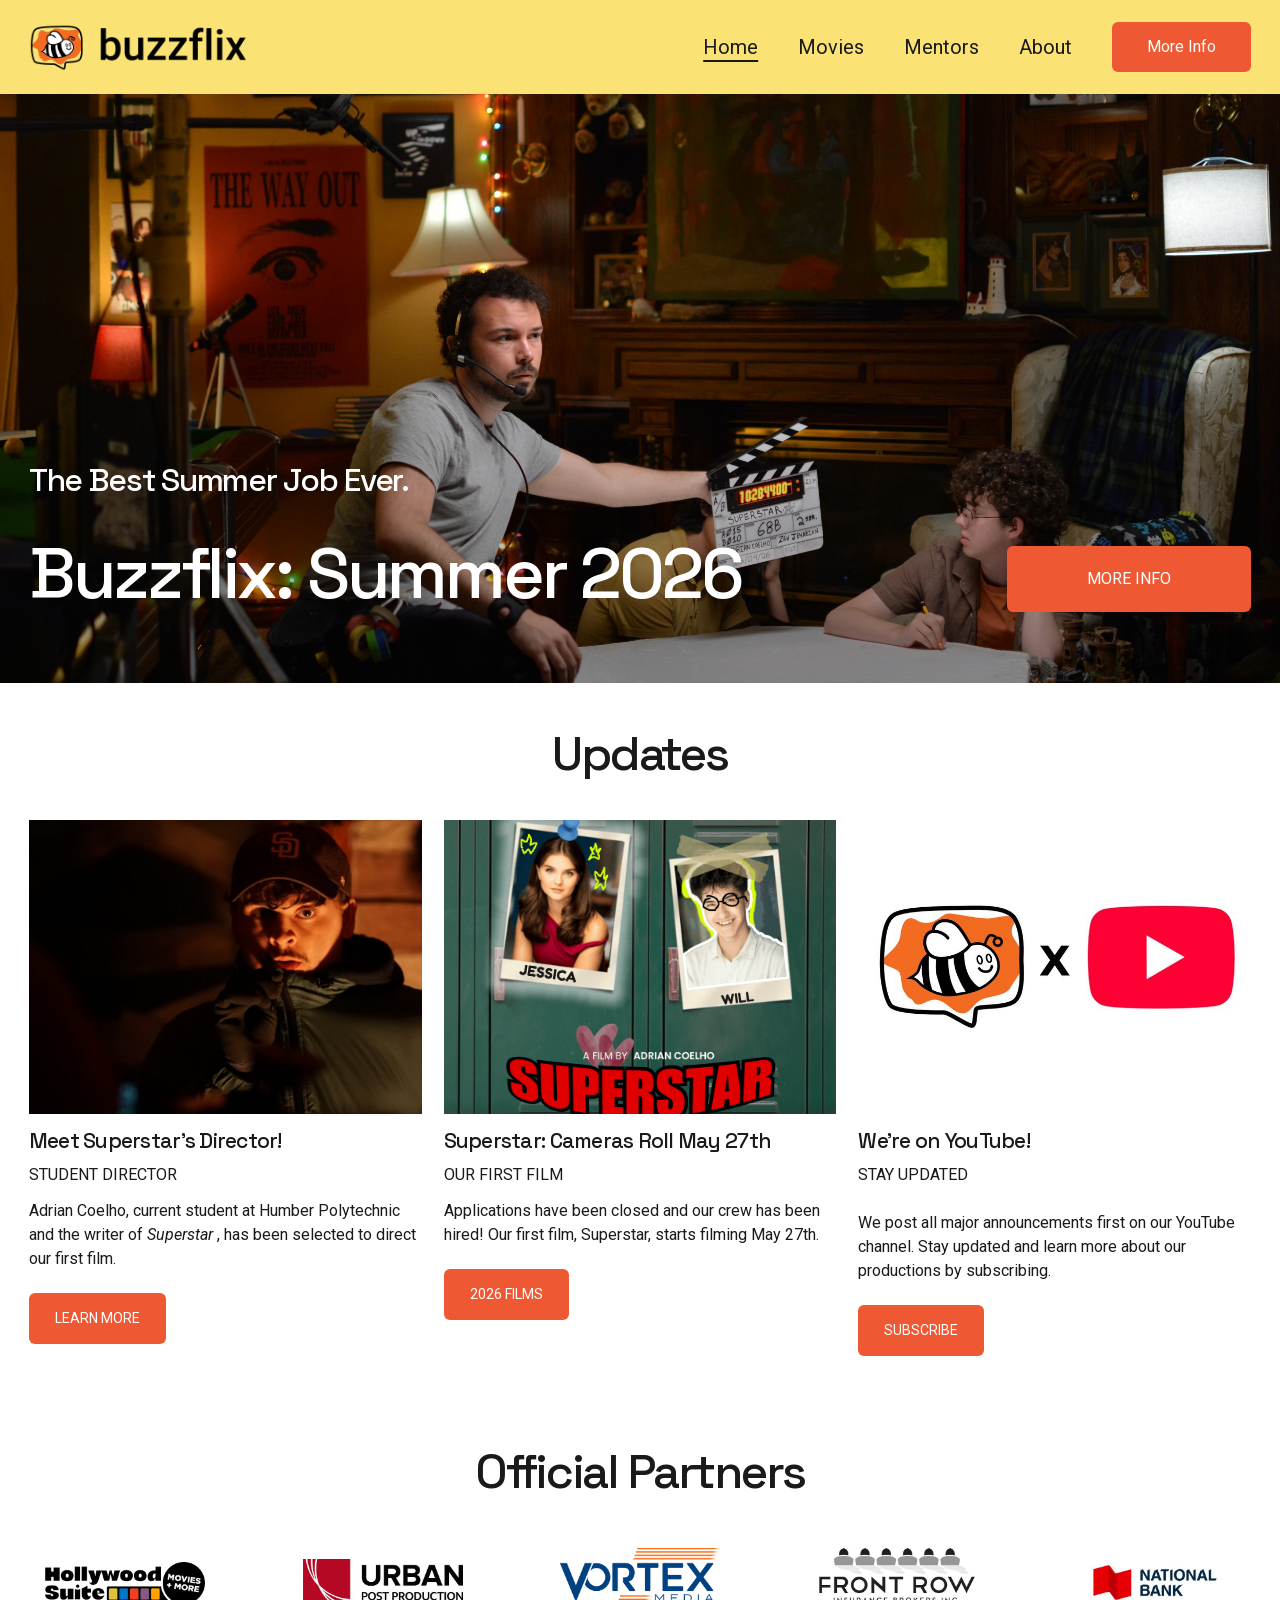
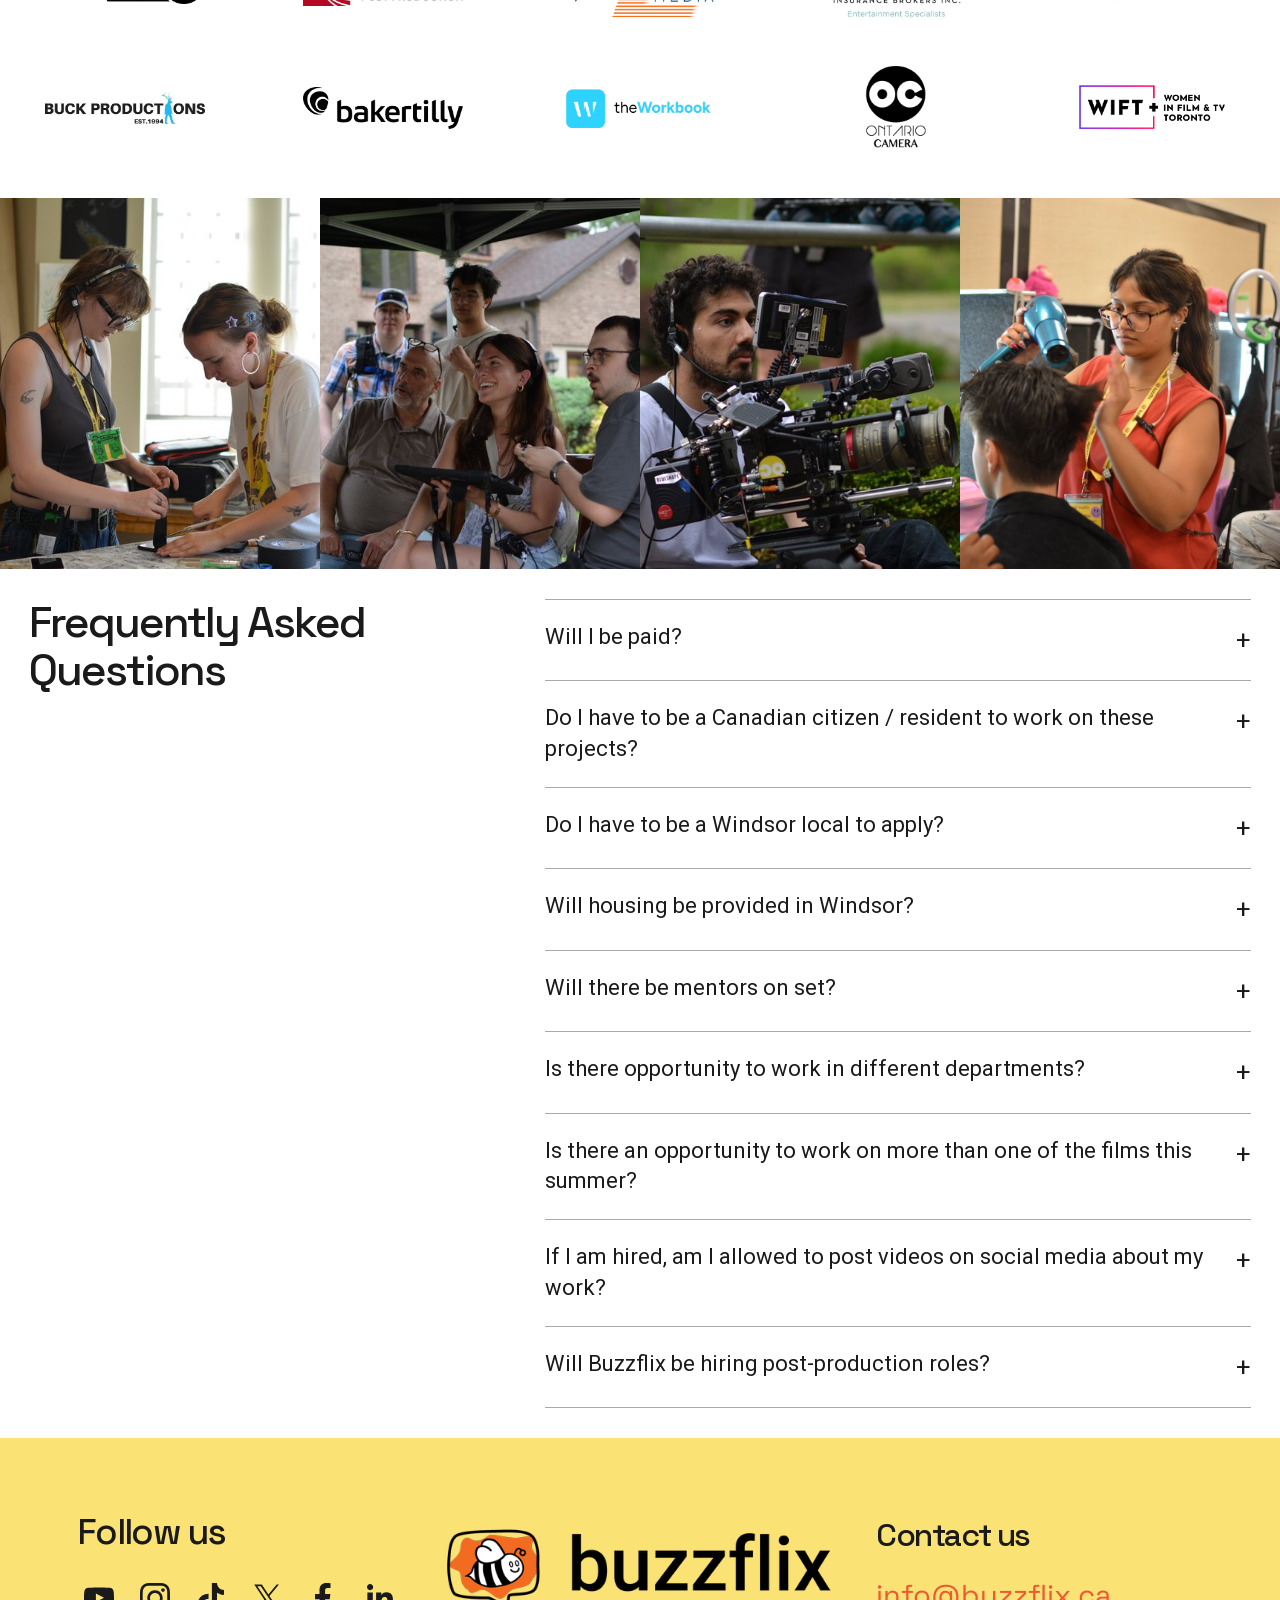
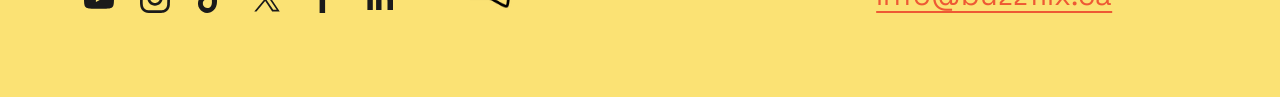
<file: home/index.html>
<!doctype html>
<html lang="en-CA"><head><base href="../"><meta charset="utf-8"><meta name="viewport" content="width=device-width,initial-scale=1"><meta name="description" content="Paying students to work on real feature films this summer. Crew. Cast. Camera. Production. If you’ve ever wanted to be on a movie set—this is your shot. "><title>Buzzflix: The Best Summer Job Ever.</title><link rel="stylesheet" href="assets/css/fonts.css"><link rel="stylesheet" href="assets/css/tokens.css"><link rel="stylesheet" href="assets/css/base.css"><link rel="stylesheet" href="assets/css/components.css"><link rel="stylesheet" href="assets/css/pages.css"><script type="module" src="assets/js/main.js"></script></head><body><a class="skip-link" href="#main">
 Skip to content
</a>
<header class="site-header">
 <a aria-label="Buzzflix home" class="brand" href="index.html">
  <img alt="Buzzflix" decoding="async" loading="eager" src="assets/images/buzzflix-b-1--2cb0f06.png" style="object-position:50.0% 50.0%"/>
 </a>
 <button aria-controls="main-nav" aria-expanded="false" class="menu-toggle">
  Menu
  <span aria-hidden="true">
   ☰
  </span>
 </button>
 <nav aria-label="Main navigation" id="main-nav">
  <a data-page="home" aria-current="page" href="index.html">
   Home
  </a>
  <a data-page="movies" href="movies.html">
   Movies
  </a>
  <a data-page="mentors" href="mentors.html">
   Mentors
  </a>
  <a data-page="about" href="about.html">
   About
  </a>
  <a class="button" href="https://www.youtube.com/@buzzflix_ca">
   More Info
  </a>
 </nav>
</header>
<main id="main"><section class="home-hero">
 <img alt="Behind the scenes on Superstar" decoding="async" loading="eager" src="assets/images/dsc-0213-7fdd711.jpg" style="object-position:75.57442557442558% 46.40290018126133%"/>
 <div class="hero-content">
  <div>
   <p>
    The Best Summer Job Ever.
   </p>
   <h1>
    Buzzflix: Summer 2026
   </h1>
  </div>
  <a class="button" href="https://www.youtube.com/@buzzflix_ca">
   More Info
  </a>
 </div>
</section>
<section aria-labelledby="updates-title" class="section updates">
 <h2 class="section-title" id="updates-title">
  Updates
 </h2>
 <div class="carousel" data-carousel="">
  <div aria-label="Updates" aria-roledescription="carousel" class="carousel-track" tabindex="0">
   <article class="card">
    <img alt="Meet Superstar's Director!" decoding="async" loading="lazy" src="assets/images/adrian-coelho-headshot-b5e8808.jpg" style="object-position:61.9728845254792% 37.60235014688418%"/>
    <h3>
     Meet Superstar's Director!
    </h3>
    <div>
     <p>
      STUDENT DIRECTOR
     </p>
     <p>
      Adrian Coelho, current student at Humber Polytechnic and the writer of
      <em>
       Superstar
      </em>
      , has been selected to direct our first film.
     </p>
    </div>
    <a class="button" href="https://www.youtube.com/shorts/eqqdLzjQBlU">
     LEARN MORE
    </a>
   </article>
   <article class="card">
    <img alt="Superstar: Cameras Roll May 27th" decoding="async" loading="lazy" src="assets/images/superstar-7460d68.png" style="object-position:50.0% 50.0%"/>
    <h3>
     Superstar: Cameras Roll May 27th
    </h3>
    <div>
     <p>
      OUR FIRST FILM
     </p>
     <p>
      Applications have been closed and our crew has been hired! Our first film, Superstar, starts filming May 27th.
     </p>
    </div>
    <a class="button" href="movies.html">
     2026 FILMS
    </a>
   </article>
   <article class="card">
    <img alt="We're on YouTube!" decoding="async" loading="lazy" src="assets/images/new-project-1--efeedbc.jpg" style="object-position:50.0% 50.0%"/>
    <h3>
     We're on YouTube!
    </h3>
    <div>
     <p>
      STAY UPDATED
      <br/>
      <br/>
      We post all major announcements first on our YouTube channel. Stay updated and learn more about our productions by subscribing.
     </p>
    </div>
    <a class="button" href="https://www.youtube.com/@buzzflix_ca">
     SUBSCRIBE
    </a>
   </article>
  </div>
 </div>
</section>
<section class="section partners">
 <h2 class="section-title">
  Official Partners
 </h2>
 <div class="partner-grid">
  <img alt="Partner: HS_horizontal_logo_BLK_RGB" decoding="async" loading="lazy" src="assets/images/hs-horizontal-logo-blk-rgb-bb07d98.png" style="object-position:50.0% 50.0%"/>
  <img alt="Partner: red-black-logo" decoding="async" loading="lazy" src="assets/images/red-black-logo-b46a8f7.jpg" style="object-position:50.0% 50.0%"/>
  <img alt="Partner: Vortex_Media_Logo" decoding="async" loading="lazy" src="assets/images/vortex-media-logo-3c2cc60.png" style="object-position:50.0% 50.0%"/>
  <img alt="Partner: front-row-logo-web" decoding="async" loading="lazy" src="assets/images/front-row-logo-web-72d317c.jpg" style="object-position:50.0% 50.0%"/>
  <img alt="Partner: national-bank-logo-1" decoding="async" loading="lazy" src="assets/images/national-bank-logo-1-4433d01.jpg" style="object-position:50.0% 50.0%"/>
  <img alt="Partner: CorpLogo+Black+Solid" decoding="async" loading="lazy" src="assets/images/corplogo-black-solid-91279ac.jpg" style="object-position:50.0% 50.0%"/>
  <img alt="Partner: bakertill+(1)" decoding="async" loading="lazy" src="assets/images/bakertill-1--c5bbf0e.png" style="object-position:50.0% 50.0%"/>
  <img alt="Partner: theWorkbook-logo" decoding="async" loading="lazy" src="assets/images/theworkbook-logo-025cd35.png" style="object-position:50.0% 50.0%"/>
  <img alt="Partner: Ontario-Camera-Logo-White-B" decoding="async" loading="lazy" src="assets/images/ontario-camera-logo-white-b-909fa6a.png" style="object-position:50.0% 50.0%"/>
  <img alt="WIFT+ — Women in Film &amp; Television Toronto" class="partner-logo-wift" decoding="async" loading="lazy" src="assets/images/WIFT-logo-black.png"/>
 </div>
</section>
<section aria-label="Behind the scenes" class="photo-strip">
 <img alt="Buzzflix crew on set" decoding="async" loading="lazy" src="assets/images/copy-of-dsc-0334-54da9bc.jpg" style="object-position:24.425574425574425% 44.002750171885744%"/>
 <img alt="Buzzflix crew on set" decoding="async" loading="lazy" src="assets/images/copy-of-dsc-0694-d42322f.jpg" style="object-position:38.81118881118881% 51.2032002000125%"/>
 <img alt="Buzzflix crew on set" decoding="async" loading="lazy" src="assets/images/copy-of-dsc-0519-4a929a8.jpg" style="object-position:38.81118881118881% 39.20245015313457%"/>
 <img alt="Buzzflix crew on set" decoding="async" loading="lazy" src="assets/images/dsc-0059-17d9d09.jpg" style="object-position:50.0% 50.0%"/>
</section>
<section class="section faq">
 <h2>
  Frequently Asked Questions
 </h2>
 <div>
  <details>
   <summary>
    Will I be paid?
   </summary>
   <div>
    <p>
     Yes,
     <strong>
      all student crew
     </strong>
     will be paid a flat rate of $250 per day, regardless of their position.
    </p>
   </div>
  </details>
  <details>
   <summary>
    Do I have to be a Canadian citizen / resident to work on these projects?
   </summary>
   <div>
    <p>
     Yes.
    </p>
   </div>
  </details>
  <details>
   <summary>
    Do I have to be a Windsor local to apply?
   </summary>
   <div>
    <p>
     No, any current or recent graduate is eligible to apply as long as they meet the criteria above.  But all four films will be shooting in Windsor ON, Canada.
    </p>
    <p>
    </p>
   </div>
  </details>
  <details>
   <summary>
    Will housing be provided in Windsor?
   </summary>
   <div>
    <p>
     No, students are responsible for finding their own housing
    </p>
    <p>
    </p>
   </div>
  </details>
  <details>
   <summary>
    Will there be mentors on set?
   </summary>
   <div>
    <p>
     Yes. There will be industry veterans of both Hollywood and the Canadian film industry acting as mentors in various departments. Learn about our mentors
     <a href="mentors.html">
      here
     </a>
     !
    </p>
   </div>
  </details>
  <details>
   <summary>
    Is there opportunity to work in different departments?
   </summary>
   <div>
    <p>
     Absolutely. If you are hired in one role for a film, you can apply for a different department on the next one.
    </p>
   </div>
  </details>
  <details>
   <summary>
    Is there an opportunity to work on more than one of the films this summer?
   </summary>
   <div>
    <p>
     Yes! You can work on all four if you like.
    </p>
   </div>
  </details>
  <details>
   <summary>
    If I am hired, am I allowed to post videos on social media about my work?
   </summary>
   <div>
    <p>
     Yes! Buzzflix will flip traditional film production social media rules on their head. Rather than restricting online activity, all participants will be encouraged to document and share their experience across personal social channels, linking back to Buzzflix’s YouTube and social platforms.
    </p>
   </div>
  </details>
  <details>
   <summary>
    Will Buzzflix be hiring post-production roles?
   </summary>
   <div>
    <p>
     Yes, there will be opportunities in Post for all films.
    </p>
   </div>
  </details>
 </div>
</section>
</main><footer class="site-footer">
 <div>
  <h2>
   Follow us
  </h2>
  <nav aria-label="Social media" class="social-links">
   <a aria-label="YouTube" href="https://www.youtube.com/@buzzflix_ca">
    <svg aria-hidden="true" focusable="false" viewBox="0 0 64 64">
     <g class="svg-icon">
      <path d="M46.7,26c0,0-0.3-2.1-1.2-3c-1.1-1.2-2.4-1.2-3-1.3C38.3,21.4,32,21.4,32,21.4h0 c0,0-6.3,0-10.5,0.3c-0.6,0.1-1.9,0.1-3,1.3c-0.9,0.9-1.2,3-1.2,3S17,28.4,17,30.9v2.3c0,2.4,0.3,4.9,0.3,4.9s0.3,2.1,1.2,3 c1.1,1.2,2.6,1.2,3.3,1.3c2.4,0.2,10.2,0.3,10.2,0.3s6.3,0,10.5-0.3c0.6-0.1,1.9-0.1,3-1.3c0.9-0.9,1.2-3,1.2-3s0.3-2.4,0.3-4.9 v-2.3C47,28.4,46.7,26,46.7,26z M28.9,35.9l0-8.4l8.1,4.2L28.9,35.9z">
      </path>
     </g>
    </svg>
   </a>
   <a aria-label="Instagram" href="https://www.instagram.com/buzzflix_ca/">
    <svg aria-hidden="true" focusable="false" viewBox="0 0 64 64">
     <g class="svg-icon">
      <path d="M46.91,25.816c-0.073-1.597-0.326-2.687-0.697-3.641c-0.383-0.986-0.896-1.823-1.73-2.657c-0.834-0.834-1.67-1.347-2.657-1.73c-0.954-0.371-2.045-0.624-3.641-0.697C36.585,17.017,36.074,17,32,17s-4.585,0.017-6.184,0.09c-1.597,0.073-2.687,0.326-3.641,0.697c-0.986,0.383-1.823,0.896-2.657,1.73c-0.834,0.834-1.347,1.67-1.73,2.657c-0.371,0.954-0.624,2.045-0.697,3.641C17.017,27.415,17,27.926,17,32c0,4.074,0.017,4.585,0.09,6.184c0.073,1.597,0.326,2.687,0.697,3.641c0.383,0.986,0.896,1.823,1.73,2.657c0.834,0.834,1.67,1.347,2.657,1.73c0.954,0.371,2.045,0.624,3.641,0.697C27.415,46.983,27.926,47,32,47s4.585-0.017,6.184-0.09c1.597-0.073,2.687-0.326,3.641-0.697c0.986-0.383,1.823-0.896,2.657-1.73c0.834-0.834,1.347-1.67,1.73-2.657c0.371-0.954,0.624-2.045,0.697-3.641C46.983,36.585,47,36.074,47,32S46.983,27.415,46.91,25.816z M44.21,38.061c-0.067,1.462-0.311,2.257-0.516,2.785c-0.272,0.7-0.597,1.2-1.122,1.725c-0.525,0.525-1.025,0.85-1.725,1.122c-0.529,0.205-1.323,0.45-2.785,0.516c-1.581,0.072-2.056,0.087-6.061,0.087s-4.48-0.015-6.061-0.087c-1.462-0.067-2.257-0.311-2.785-0.516c-0.7-0.272-1.2-0.597-1.725-1.122c-0.525-0.525-0.85-1.025-1.122-1.725c-0.205-0.529-0.45-1.323-0.516-2.785c-0.072-1.582-0.087-2.056-0.087-6.061s0.015-4.48,0.087-6.061c0.067-1.462,0.311-2.257,0.516-2.785c0.272-0.7,0.597-1.2,1.122-1.725c0.525-0.525,1.025-0.85,1.725-1.122c0.529-0.205,1.323-0.45,2.785-0.516c1.582-0.072,2.056-0.087,6.061-0.087s4.48,0.015,6.061,0.087c1.462,0.067,2.257,0.311,2.785,0.516c0.7,0.272,1.2,0.597,1.725,1.122c0.525,0.525,0.85,1.025,1.122,1.725c0.205,0.529,0.45,1.323,0.516,2.785c0.072,1.582,0.087,2.056,0.087,6.061S44.282,36.48,44.21,38.061z M32,24.297c-4.254,0-7.703,3.449-7.703,7.703c0,4.254,3.449,7.703,7.703,7.703c4.254,0,7.703-3.449,7.703-7.703C39.703,27.746,36.254,24.297,32,24.297z M32,37c-2.761,0-5-2.239-5-5c0-2.761,2.239-5,5-5s5,2.239,5,5C37,34.761,34.761,37,32,37z M40.007,22.193c-0.994,0-1.8,0.806-1.8,1.8c0,0.994,0.806,1.8,1.8,1.8c0.994,0,1.8-0.806,1.8-1.8C41.807,22.999,41.001,22.193,40.007,22.193z">
      </path>
     </g>
    </svg>
   </a>
   <a aria-label="TikTok" href="https://www.tiktok.com/@buzzflix_ca">
    <svg aria-hidden="true" focusable="false" viewBox="0 0 64 64">
     <path d="M37.9281 17C38.4298 21.2545 40.825 23.7941 45 24.0658V28.8451C42.5859 29.0794 40.4652 28.3016 38.0038 26.821V35.7423C38.0038 47.147 25.4788 50.7361 20.4233 42.5457C17.1856 37.3073 19.1642 28.1048 29.5496 27.73V32.781C28.7296 32.9058 27.9219 33.1002 27.1355 33.362C24.835 34.1398 23.5191 35.583 23.8883 38.1413C24.5889 43.033 33.6584 44.4856 32.901 34.9176V17H37.9091H37.9281Z">
     </path>
    </svg>
   </a>
   <a aria-label="X" href="https://x.com/buzzflix_ca">
    <svg aria-hidden="true" focusable="false" viewBox="0 0 64 64">
     <g class="svg-icon">
      <path d="M34.426 29.9327L43.9189 18.5H41.6694L33.4267 28.4268L26.8432 18.5H19.25L29.2055 33.5111L19.25 45.5H21.4997L30.2042 35.0169L37.1568 45.5H44.75L34.426 29.9327ZM22.3102 20.2546H25.7656L41.6704 43.8252H38.2151L22.3102 20.2546Z">
      </path>
     </g>
    </svg>
   </a>
   <a aria-label="Facebook" href="https://www.facebook.com/people/Buzzflix/61586788932011/">
    <svg aria-hidden="true" focusable="false" viewBox="0 0 64 64">
     <g class="svg-icon">
      <path d="M34.1,47V33.3h4.6l0.7-5.3h-5.3v-3.4c0-1.5,0.4-2.6,2.6-2.6l2.8,0v-4.8c-0.5-0.1-2.2-0.2-4.1-0.2 c-4.1,0-6.9,2.5-6.9,7V28H24v5.3h4.6V47H34.1z">
      </path>
     </g>
    </svg>
   </a>
   <a aria-label="LinkedIn" href="https://www.linkedin.com/company/buzzflix-inc/">
    <svg aria-hidden="true" focusable="false" viewBox="0 0 64 64">
     <g class="svg-icon">
      <path d="M20.4,44h5.4V26.6h-5.4V44z M23.1,18c-1.7,0-3.1,1.4-3.1,3.1c0,1.7,1.4,3.1,3.1,3.1 c1.7,0,3.1-1.4,3.1-3.1C26.2,19.4,24.8,18,23.1,18z M39.5,26.2c-2.6,0-4.4,1.4-5.1,2.8h-0.1v-2.4h-5.2V44h5.4v-8.6 c0-2.3,0.4-4.5,3.2-4.5c2.8,0,2.8,2.6,2.8,4.6V44H46v-9.5C46,29.8,45,26.2,39.5,26.2z">
      </path>
     </g>
    </svg>
   </a>
  </nav>
 </div>
 <a class="footer-brand" href="index.html">
  <img alt="Buzzflix" decoding="async" loading="eager" src="assets/images/buzzflix-b-1--2cb0f06.png" style="object-position:50.0% 50.0%"/>
 </a>
 <div>
  <h2>
   Contact us
  </h2>
  <a class="contact" href="mailto:info@buzzflix.ca">
   info@buzzflix.ca
  </a>
 </div>
</footer>
</body></html>
</file>
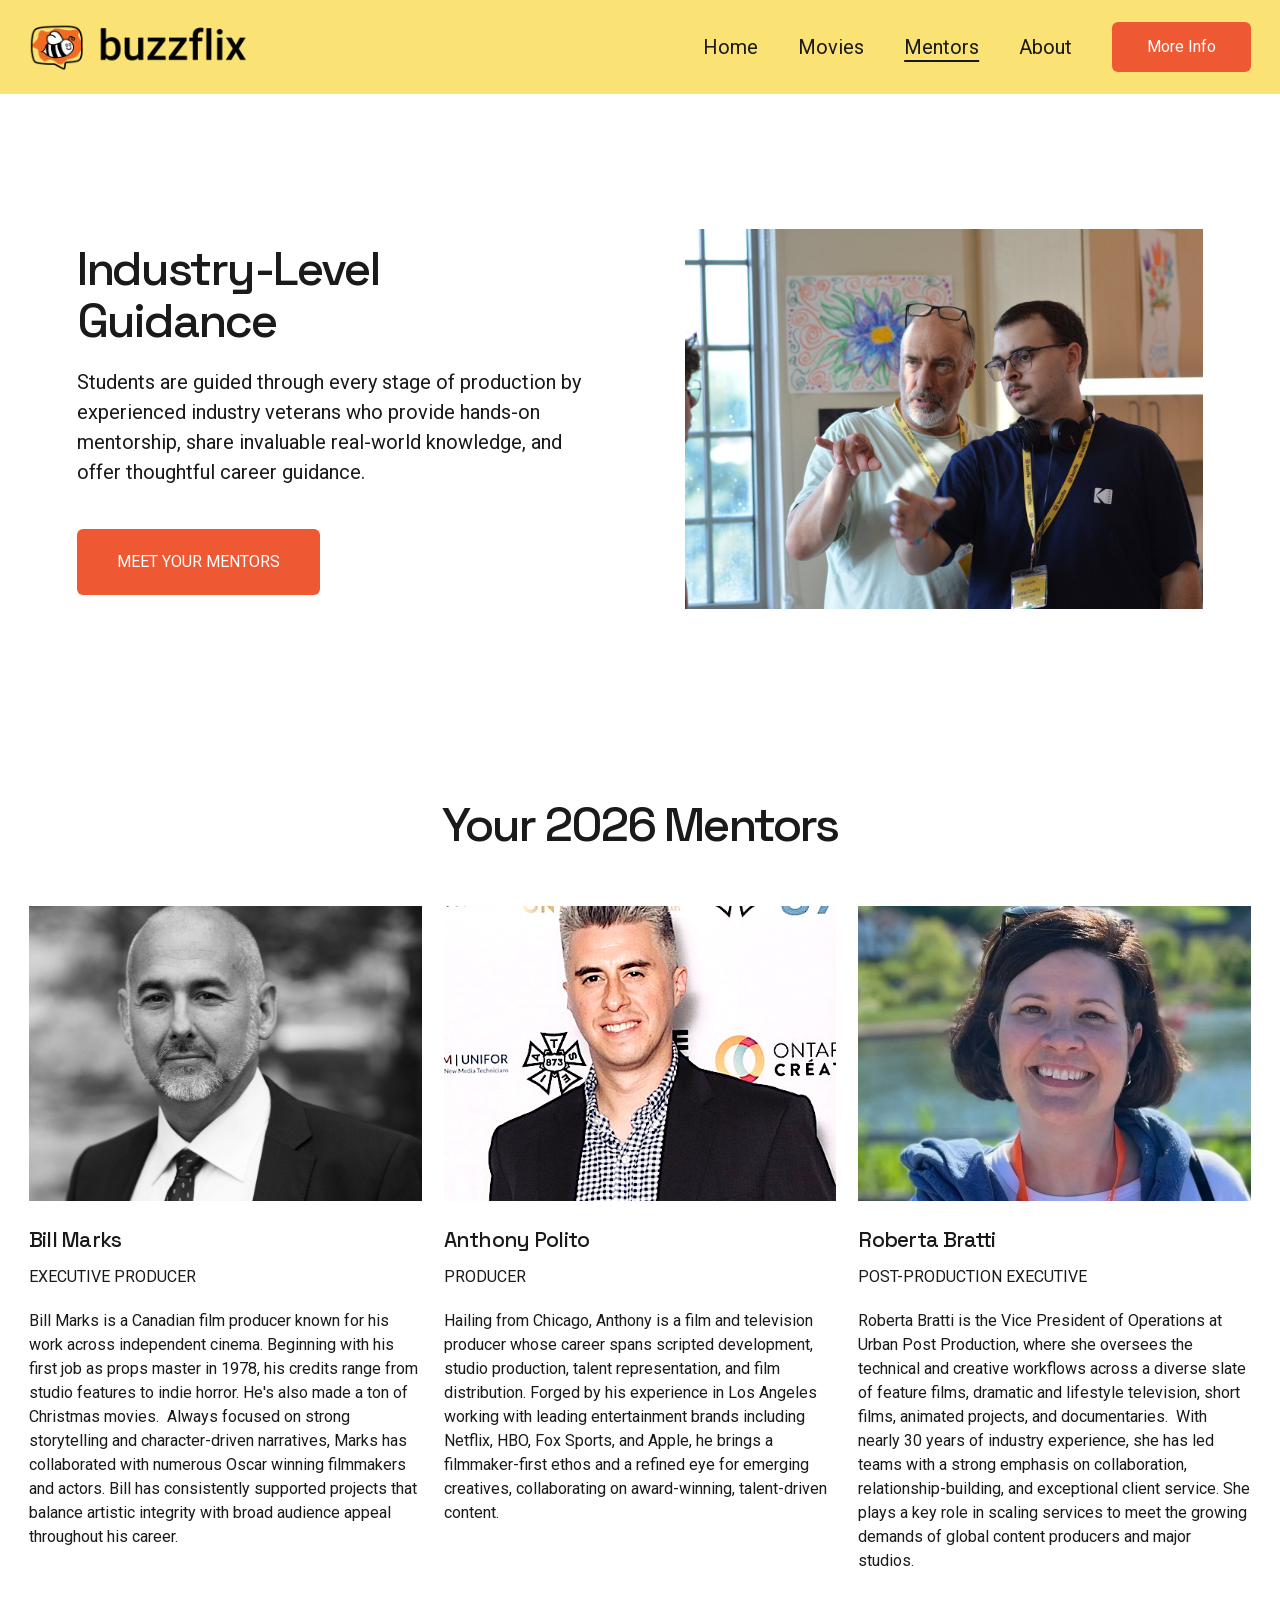
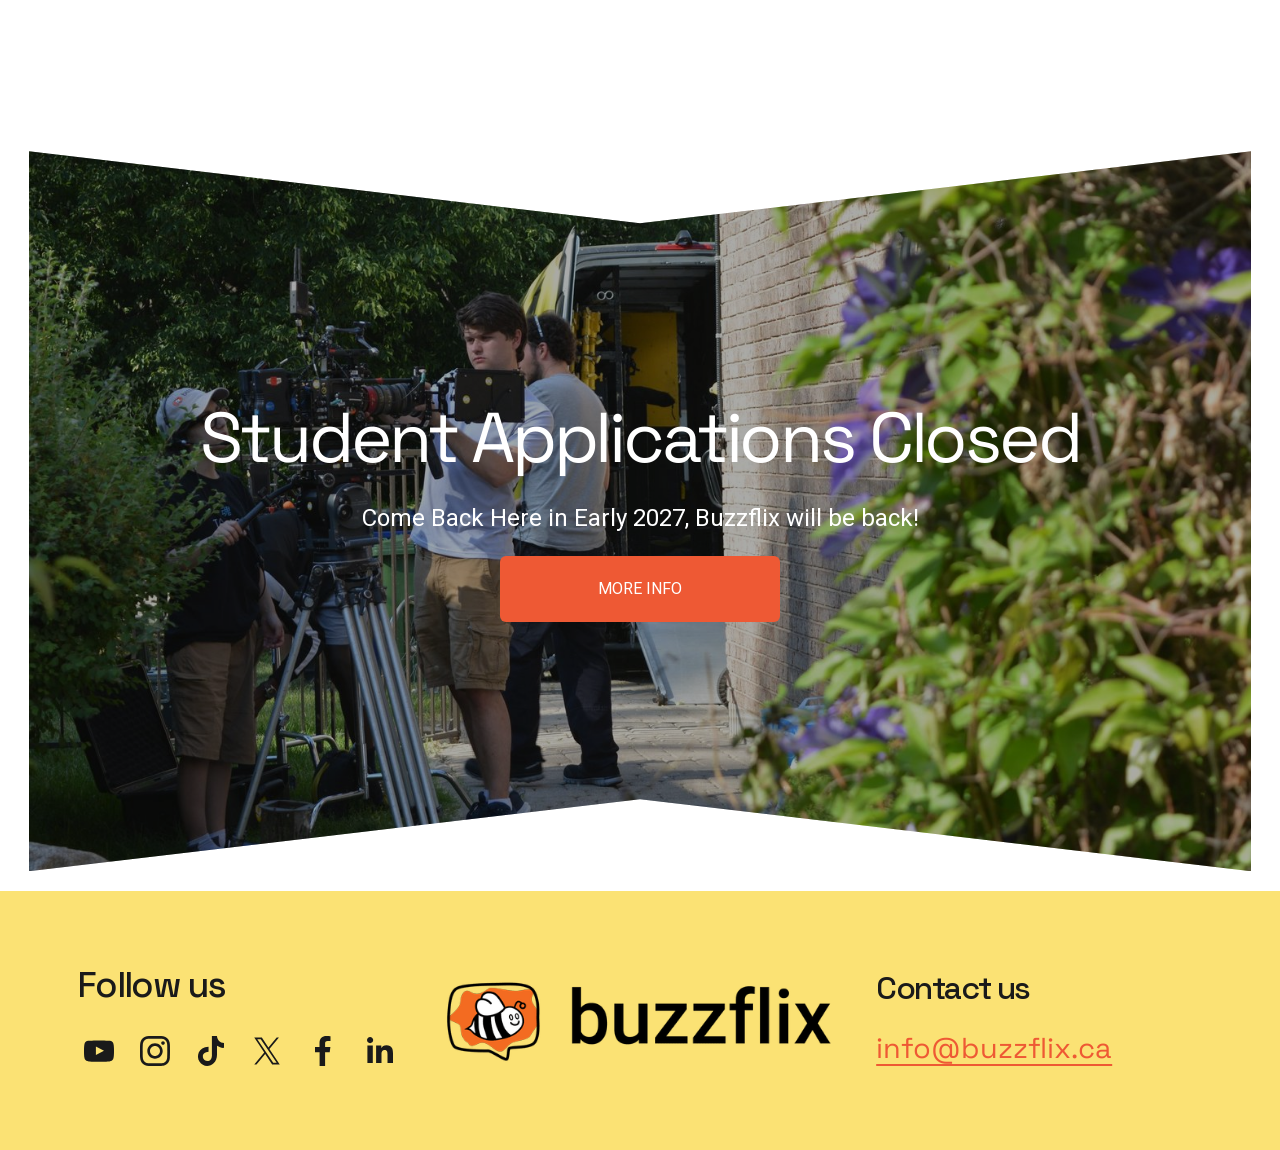
<file: mentors/index.html>
<!doctype html>
<html lang="en-CA"><head><base href="../"><meta charset="utf-8"><meta name="viewport" content="width=device-width,initial-scale=1"><meta name="description" content="Join Buzzflix Mentors to access industry insiders offering hands-on guidance and career advice in film and television production."><title>Mentors | Learn from Industry Experts Today — Buzzflix</title><link rel="stylesheet" href="assets/css/fonts.css"><link rel="stylesheet" href="assets/css/tokens.css"><link rel="stylesheet" href="assets/css/base.css"><link rel="stylesheet" href="assets/css/components.css"><link rel="stylesheet" href="assets/css/pages.css"><script type="module" src="assets/js/main.js"></script></head><body><a class="skip-link" href="#main">
 Skip to content
</a>
<header class="site-header">
 <a aria-label="Buzzflix home" class="brand" href="index.html">
  <img alt="Buzzflix" decoding="async" loading="eager" src="assets/images/buzzflix-b-1--2cb0f06.png" style="object-position:50.0% 50.0%"/>
 </a>
 <button aria-controls="main-nav" aria-expanded="false" class="menu-toggle">
  Menu
  <span aria-hidden="true">
   ☰
  </span>
 </button>
 <nav aria-label="Main navigation" id="main-nav">
  <a data-page="home" href="index.html">
   Home
  </a>
  <a data-page="movies" href="movies.html">
   Movies
  </a>
  <a data-page="mentors" aria-current="page" href="mentors.html">
   Mentors
  </a>
  <a data-page="about" href="about.html">
   About
  </a>
  <a class="button" href="https://www.youtube.com/@buzzflix_ca">
   More Info
  </a>
 </nav>
</header>
<main id="main"><section class="split-hero mentors-hero">
 <img alt="Buzzflix on set" decoding="async" loading="eager" src="assets/images/copy-of-dsc-0270-2ce3809.jpg" style="object-position:50.0% 50.0%"/>
 <div>
  <h1>
   Industry-Level Guidance
  </h1>
  <p>
   Students are guided through every stage of production by experienced industry veterans who provide hands-on mentorship, share invaluable real-world knowledge, and offer thoughtful career guidance.
  </p>
  <a class="button" href="#mentors-title">
   Meet Your Mentors
  </a>
 </div>
</section>
<section aria-labelledby="mentors-title" class="section mentors">
 <h2 class="section-title" id="mentors-title">
  Your 2026 Mentors
 </h2>
 <div class="carousel" data-carousel="">
  <div aria-label="Your 2026 Mentors" aria-roledescription="carousel" class="carousel-track" tabindex="0">
   <article class="card">
    <img alt="Bill Marks" decoding="async" loading="lazy" src="assets/images/mv5bzdqzzwnjmwmtzgm0zi00zwi3lwfiyzgtnjq0ngyzzwi2mzqyxke-3e754f8.jpg" style="object-position:50.0% 50.0%"/>
    <h3>
     Bill Marks
    </h3>
    <div>
     <p>
      EXECUTIVE PRODUCER
     </p>
     <p>
      Bill Marks is a Canadian film producer known for his work across independent cinema. Beginning with his first job as props master in 1978, his credits range from studio features to indie horror. He's also made a ton of Christmas movies.  Always focused on strong storytelling and character-driven narratives, Marks has collaborated with numerous Oscar winning filmmakers and actors. Bill has consistently supported projects that balance artistic integrity with broad audience appeal throughout his career.
     </p>
    </div>
   </article>
   <article class="card">
    <img alt="Anthony Polito" decoding="async" loading="lazy" src="assets/images/tony-new-headshot-buzzflix-f2b2c0c.png" style="object-position:47.13313896987366% 23.20290036254532%"/>
    <h3>
     Anthony Polito
    </h3>
    <div>
     <p>
      PRODUCER
     </p>
     <p>
      Hailing from Chicago, Anthony is a film and television producer whose career spans scripted development, studio production, talent representation, and film distribution. Forged by his experience in Los Angeles working with leading entertainment brands including Netflix, HBO, Fox Sports, and Apple, he brings a filmmaker-first ethos and a refined eye for emerging creatives, collaborating on award-winning, talent-driven content.
     </p>
    </div>
   </article>
   <article class="card">
    <img alt="Roberta Bratti" decoding="async" loading="lazy" src="assets/images/rb-f9c3452.jpg" style="object-position:50.0% 50.0%"/>
    <h3>
     Roberta Bratti
    </h3>
    <div>
     <p>
      POST-PRODUCTION EXECUTIVE
     </p>
     <p>
      Roberta Bratti is the Vice President of Operations at Urban Post Production, where she oversees the technical and creative workflows across a diverse slate of feature films, dramatic and lifestyle television, short films, animated projects, and documentaries.  With nearly 30 years of industry experience, she has led teams with a strong emphasis on collaboration, relationship-building, and exceptional client service. She plays a key role in scaling services to meet the growing demands of global content producers and major studios.
     </p>
    </div>
   </article>
   <article class="card">
    <img alt="James Griffith" decoding="async" loading="lazy" src="assets/images/1000017807-73b6d9d.jpg" style="object-position:50.0% 50.0%"/>
    <h3>
     James Griffith
    </h3>
    <div>
     <p>
      CINEMATOGRAPHER
     </p>
     <p>
      James is a Toronto-based cinematographer working across feature film and television, with 28 feature credits. Beginning in commercials in the 1990s, he developed a disciplined eye for lighting and composition and is known for combining cinematic precision with the adaptability of television production. His collaborators include 20th Century Fox, Discovery Channel, National Geographic, CTV, CBC, Pepsi, and Nike. His work on the DGA Award–winning
      <em>
       The Holy Hustle
      </em>
      strengthened his reputation for visual storytelling, and he earned Best Cinematography honors for
      <em>
       Darken
      </em>
      .
     </p>
    </div>
   </article>
   <article class="card">
    <img alt="Gail Harvey" decoding="async" loading="lazy" src="assets/images/gail-harvey-2ab0c4d.jpg" style="object-position:50.0% 50.0%"/>
    <h3>
     Gail Harvey
    </h3>
    <div>
     <p>
      DIRECTOR &amp; PRODUCER
     </p>
     <p>
      Gail Harvey is a multi‑award‑winning television and film director and producer with extensive experience across network and streaming platforms. She has made five award-winning feature films. Harvey has directed six movies for Lifetime, including No One Would Tell, which won the Canadian Screen Award for best direction in a TV movie, and Gone Mom, winner of best feature film at the Los Angeles Independent Women Film Awards. A highly visual storyteller, her award-winning television credits include Virgin River (Netflix), You Me Her (CraveTV/Netflix), Sullivan’s Crossing (CTV/CW), Northern Rescue (Netflix/CBC), The Line (HBO), and Pretty Hard Cases (CBC).
     </p>
    </div>
   </article>
   <article class="card">
    <img alt="Sean Buckley" decoding="async" loading="lazy" src="assets/images/sean-b4cc428.jpg" style="object-position:50.0% 50.0%"/>
    <h3>
     Sean Buckley
    </h3>
    <div>
     <p>
      DIRECTOR &amp; PRODUCER
     </p>
     <p>
      Sean Buckley is an award-winning director, producer, entrepreneur and is the driving force behind Buck Productions. Over the past 30 years, Buck Productions has become one of the most recognizable content houses in North America, known for pushing storytelling boundaries across a plethora of mediums. Sean lives and breathes the corporate motto, Versatile as Buck, producing everything from Unscripted Television to Documentary Films, to Feature Films and has pioneered the Branded Content landscape. Sean recognized the early potential of branded entertainment and since then has overseen innovative campaigns for some of the world's most influential global brands companies.
     </p>
    </div>
   </article>
   <article class="card">
    <img alt="John Laing" decoding="async" loading="lazy" src="assets/images/layer-3-4e34a9b.png" style="object-position:50.0% 50.0%"/>
    <h3>
     John Laing
    </h3>
    <div>
     <p>
      EXECUTIVE PRODUCER
     </p>
     <p>
      John Laing is a multiple Genie, Gemini, CSA, and Emmy Award–winning filmmaker and mentor, and the co-owner and managing partner of Urban Post Production Inc., Beginning his career in 1987, John trained under some of Canada’s most renowned directors—including Norman Jewison, David Cronenberg, Peter Medak, Mark Rydell, and Kevin Reynolds. Urban Post Production has delivered hundreds of feature film and television projects to major global partners including Netflix, Amazon, Apple TV, HBO, Sony Pictures, Paramount, Lionsgate, and Fox Searchlight.
     </p>
    </div>
   </article>
   <article class="card">
    <img alt="Kimberley Nash" decoding="async" loading="lazy" src="assets/images/facetune-29-03-2026-23-55-16-8d1279a.jpeg" style="object-position:47.97586918558501% 14.401800225028127%"/>
    <h3>
     Kimberley Nash
    </h3>
    <div>
     <p>
      PRODUCTION DESIGNER
     </p>
     <p>
      As a former Windsorite, Kim began her journey at WCCA (Walkerville Centre for the Creative Arts). Nearly two decades later, she has over 15 years experience in film, television, and stage production. She has developed a multidisciplinary career as a Production Designer and Prop Master, with a background that spans roles throughout the art department including set decoration, prop sourcing &amp; fabrication, scenic painting, and graphic design. She is passionate about curating immersive environments that translate creative vision both on set and on screen. Her most recent credits include teen horror Sweetness (dir. Emma Higgins) and Love is Not the Answer (dir. Michael Cera).
     </p>
    </div>
   </article>
   <article class="card">
    <img alt="Alpha Nicky" decoding="async" loading="lazy" src="assets/images/alpha-nicky-1980-45d0ff5.jpg" style="object-position:47.59984999062441% 35.2022001375086%"/>
    <h3>
     Alpha Nicky
    </h3>
    <div>
     <p>
      DIRECTOR
     </p>
     <p>
      Alpha is an award-winning French filmmaker based in Toronto. She started her career creating dynamic promotional content for agencies in Paris and London. She then specialized in fiction and documentaries.Over the course of a decade, her work has received recognition from numerous festivals around the world. Her foray into television resulted in nominations at the 2025 Canadian Screen Awards and Prix Gémeaux. She describes herself as a filmmaker passionate about pushing the boundaries of traditional storytelling and with an appetite for original stories.
     </p>
    </div>
   </article>
   <article class="card">
    <img alt="Jason Meloche" decoding="async" loading="lazy" src="assets/images/img-8121-1--975e219.jpeg" style="object-position:50.0% 50.0%"/>
    <h3>
     Jason Meloche
    </h3>
    <div>
     <p>
      ENTERTAINMENT LAWYER
     </p>
     <p>
      Jason is a litigation and entertainment lawyer whose career spans performance, production, finance, and law. A former professional performer who appeared internationally in
      <em>
       Miss Saigon
      </em>
      and
      <em>
       Les Misérables
      </em>
      , he brings an insider’s perspective to the industry. Since 2012, he has worked across film and television in business development, legal affairs, and creative industries banking, including roles at White Pine Pictures, National Bank, and RBC, advising independent producers and media companies on financing, structuring, and growth. He is a former Vice Chair of the OBA’s Entertainment, Media and Communications Law Section.
     </p>
    </div>
   </article>
   <article class="card">
    <img alt="Lee Kestenberg" decoding="async" loading="lazy" src="assets/images/img-2837-63aeda1.jpeg" style="object-position:50.0% 50.0%"/>
    <h3>
     Lee Kestenberg
    </h3>
    <div>
     <p>
      ASSISTANT DIRECTOR
     </p>
     <p>
      Lee is a Toronto based 1st AD that has been working in production for over 25 years. From feature films and episodic television on a range of genres, the scheduling and logistical insights as well as creative vision is an invaluable on set contribution he brings to any production. Sharing the ins and outs of filming, constantly learning and perfecting his craft and emphasizing team-building are all fundamentals he is able to bring to the young filmmakers in the program.
     </p>
    </div>
   </article>
   <article class="card">
    <img alt="More to be Announced" decoding="async" loading="lazy" src="assets/images/mystery-c5fd232.jpg" style="object-position:50.0% 50.0%"/>
    <h3>
     More to be Announced
    </h3>
    <div>
     <p>
      We have a growing list of seasoned industry professionals who are excited to work alongside and mentor students.
     </p>
     <p>
      Follow us on
      <a href="https://www.instagram.com/buzzflix_ca/">
       Instagram
      </a>
      to stay updated.
     </p>
    </div>
   </article>
  </div>
 </div>
</section>
<section class="application-banner">
 <img alt="Buzzflix production crew" decoding="async" loading="lazy" src="assets/images/dsc-0533-1--632f82d.jpg" style="object-position:50.0% 50.0%"/>
 <div>
  <h2>
   Student Applications Closed
  </h2>
  <p>
   Come Back Here in Early 2027, Buzzflix will be back!
  </p>
  <a class="button" href="https://www.youtube.com/@buzzflix_ca">
   More Info
  </a>
 </div>
</section>
</main><footer class="site-footer">
 <div>
  <h2>
   Follow us
  </h2>
  <nav aria-label="Social media" class="social-links">
   <a aria-label="YouTube" href="https://www.youtube.com/@buzzflix_ca">
    <svg aria-hidden="true" focusable="false" viewBox="0 0 64 64">
     <g class="svg-icon">
      <path d="M46.7,26c0,0-0.3-2.1-1.2-3c-1.1-1.2-2.4-1.2-3-1.3C38.3,21.4,32,21.4,32,21.4h0 c0,0-6.3,0-10.5,0.3c-0.6,0.1-1.9,0.1-3,1.3c-0.9,0.9-1.2,3-1.2,3S17,28.4,17,30.9v2.3c0,2.4,0.3,4.9,0.3,4.9s0.3,2.1,1.2,3 c1.1,1.2,2.6,1.2,3.3,1.3c2.4,0.2,10.2,0.3,10.2,0.3s6.3,0,10.5-0.3c0.6-0.1,1.9-0.1,3-1.3c0.9-0.9,1.2-3,1.2-3s0.3-2.4,0.3-4.9 v-2.3C47,28.4,46.7,26,46.7,26z M28.9,35.9l0-8.4l8.1,4.2L28.9,35.9z">
      </path>
     </g>
    </svg>
   </a>
   <a aria-label="Instagram" href="https://www.instagram.com/buzzflix_ca/">
    <svg aria-hidden="true" focusable="false" viewBox="0 0 64 64">
     <g class="svg-icon">
      <path d="M46.91,25.816c-0.073-1.597-0.326-2.687-0.697-3.641c-0.383-0.986-0.896-1.823-1.73-2.657c-0.834-0.834-1.67-1.347-2.657-1.73c-0.954-0.371-2.045-0.624-3.641-0.697C36.585,17.017,36.074,17,32,17s-4.585,0.017-6.184,0.09c-1.597,0.073-2.687,0.326-3.641,0.697c-0.986,0.383-1.823,0.896-2.657,1.73c-0.834,0.834-1.347,1.67-1.73,2.657c-0.371,0.954-0.624,2.045-0.697,3.641C17.017,27.415,17,27.926,17,32c0,4.074,0.017,4.585,0.09,6.184c0.073,1.597,0.326,2.687,0.697,3.641c0.383,0.986,0.896,1.823,1.73,2.657c0.834,0.834,1.67,1.347,2.657,1.73c0.954,0.371,2.045,0.624,3.641,0.697C27.415,46.983,27.926,47,32,47s4.585-0.017,6.184-0.09c1.597-0.073,2.687-0.326,3.641-0.697c0.986-0.383,1.823-0.896,2.657-1.73c0.834-0.834,1.347-1.67,1.73-2.657c0.371-0.954,0.624-2.045,0.697-3.641C46.983,36.585,47,36.074,47,32S46.983,27.415,46.91,25.816z M44.21,38.061c-0.067,1.462-0.311,2.257-0.516,2.785c-0.272,0.7-0.597,1.2-1.122,1.725c-0.525,0.525-1.025,0.85-1.725,1.122c-0.529,0.205-1.323,0.45-2.785,0.516c-1.581,0.072-2.056,0.087-6.061,0.087s-4.48-0.015-6.061-0.087c-1.462-0.067-2.257-0.311-2.785-0.516c-0.7-0.272-1.2-0.597-1.725-1.122c-0.525-0.525-0.85-1.025-1.122-1.725c-0.205-0.529-0.45-1.323-0.516-2.785c-0.072-1.582-0.087-2.056-0.087-6.061s0.015-4.48,0.087-6.061c0.067-1.462,0.311-2.257,0.516-2.785c0.272-0.7,0.597-1.2,1.122-1.725c0.525-0.525,1.025-0.85,1.725-1.122c0.529-0.205,1.323-0.45,2.785-0.516c1.582-0.072,2.056-0.087,6.061-0.087s4.48,0.015,6.061,0.087c1.462,0.067,2.257,0.311,2.785,0.516c0.7,0.272,1.2,0.597,1.725,1.122c0.525,0.525,0.85,1.025,1.122,1.725c0.205,0.529,0.45,1.323,0.516,2.785c0.072,1.582,0.087,2.056,0.087,6.061S44.282,36.48,44.21,38.061z M32,24.297c-4.254,0-7.703,3.449-7.703,7.703c0,4.254,3.449,7.703,7.703,7.703c4.254,0,7.703-3.449,7.703-7.703C39.703,27.746,36.254,24.297,32,24.297z M32,37c-2.761,0-5-2.239-5-5c0-2.761,2.239-5,5-5s5,2.239,5,5C37,34.761,34.761,37,32,37z M40.007,22.193c-0.994,0-1.8,0.806-1.8,1.8c0,0.994,0.806,1.8,1.8,1.8c0.994,0,1.8-0.806,1.8-1.8C41.807,22.999,41.001,22.193,40.007,22.193z">
      </path>
     </g>
    </svg>
   </a>
   <a aria-label="TikTok" href="https://www.tiktok.com/@buzzflix_ca">
    <svg aria-hidden="true" focusable="false" viewBox="0 0 64 64">
     <path d="M37.9281 17C38.4298 21.2545 40.825 23.7941 45 24.0658V28.8451C42.5859 29.0794 40.4652 28.3016 38.0038 26.821V35.7423C38.0038 47.147 25.4788 50.7361 20.4233 42.5457C17.1856 37.3073 19.1642 28.1048 29.5496 27.73V32.781C28.7296 32.9058 27.9219 33.1002 27.1355 33.362C24.835 34.1398 23.5191 35.583 23.8883 38.1413C24.5889 43.033 33.6584 44.4856 32.901 34.9176V17H37.9091H37.9281Z">
     </path>
    </svg>
   </a>
   <a aria-label="X" href="https://x.com/buzzflix_ca">
    <svg aria-hidden="true" focusable="false" viewBox="0 0 64 64">
     <g class="svg-icon">
      <path d="M34.426 29.9327L43.9189 18.5H41.6694L33.4267 28.4268L26.8432 18.5H19.25L29.2055 33.5111L19.25 45.5H21.4997L30.2042 35.0169L37.1568 45.5H44.75L34.426 29.9327ZM22.3102 20.2546H25.7656L41.6704 43.8252H38.2151L22.3102 20.2546Z">
      </path>
     </g>
    </svg>
   </a>
   <a aria-label="Facebook" href="https://www.facebook.com/people/Buzzflix/61586788932011/">
    <svg aria-hidden="true" focusable="false" viewBox="0 0 64 64">
     <g class="svg-icon">
      <path d="M34.1,47V33.3h4.6l0.7-5.3h-5.3v-3.4c0-1.5,0.4-2.6,2.6-2.6l2.8,0v-4.8c-0.5-0.1-2.2-0.2-4.1-0.2 c-4.1,0-6.9,2.5-6.9,7V28H24v5.3h4.6V47H34.1z">
      </path>
     </g>
    </svg>
   </a>
   <a aria-label="LinkedIn" href="https://www.linkedin.com/company/buzzflix-inc/">
    <svg aria-hidden="true" focusable="false" viewBox="0 0 64 64">
     <g class="svg-icon">
      <path d="M20.4,44h5.4V26.6h-5.4V44z M23.1,18c-1.7,0-3.1,1.4-3.1,3.1c0,1.7,1.4,3.1,3.1,3.1 c1.7,0,3.1-1.4,3.1-3.1C26.2,19.4,24.8,18,23.1,18z M39.5,26.2c-2.6,0-4.4,1.4-5.1,2.8h-0.1v-2.4h-5.2V44h5.4v-8.6 c0-2.3,0.4-4.5,3.2-4.5c2.8,0,2.8,2.6,2.8,4.6V44H46v-9.5C46,29.8,45,26.2,39.5,26.2z">
      </path>
     </g>
    </svg>
   </a>
  </nav>
 </div>
 <a class="footer-brand" href="index.html">
  <img alt="Buzzflix" decoding="async" loading="eager" src="assets/images/buzzflix-b-1--2cb0f06.png" style="object-position:50.0% 50.0%"/>
 </a>
 <div>
  <h2>
   Contact us
  </h2>
  <a class="contact" href="mailto:info@buzzflix.ca">
   info@buzzflix.ca
  </a>
 </div>
</footer>
</body></html>
</file>
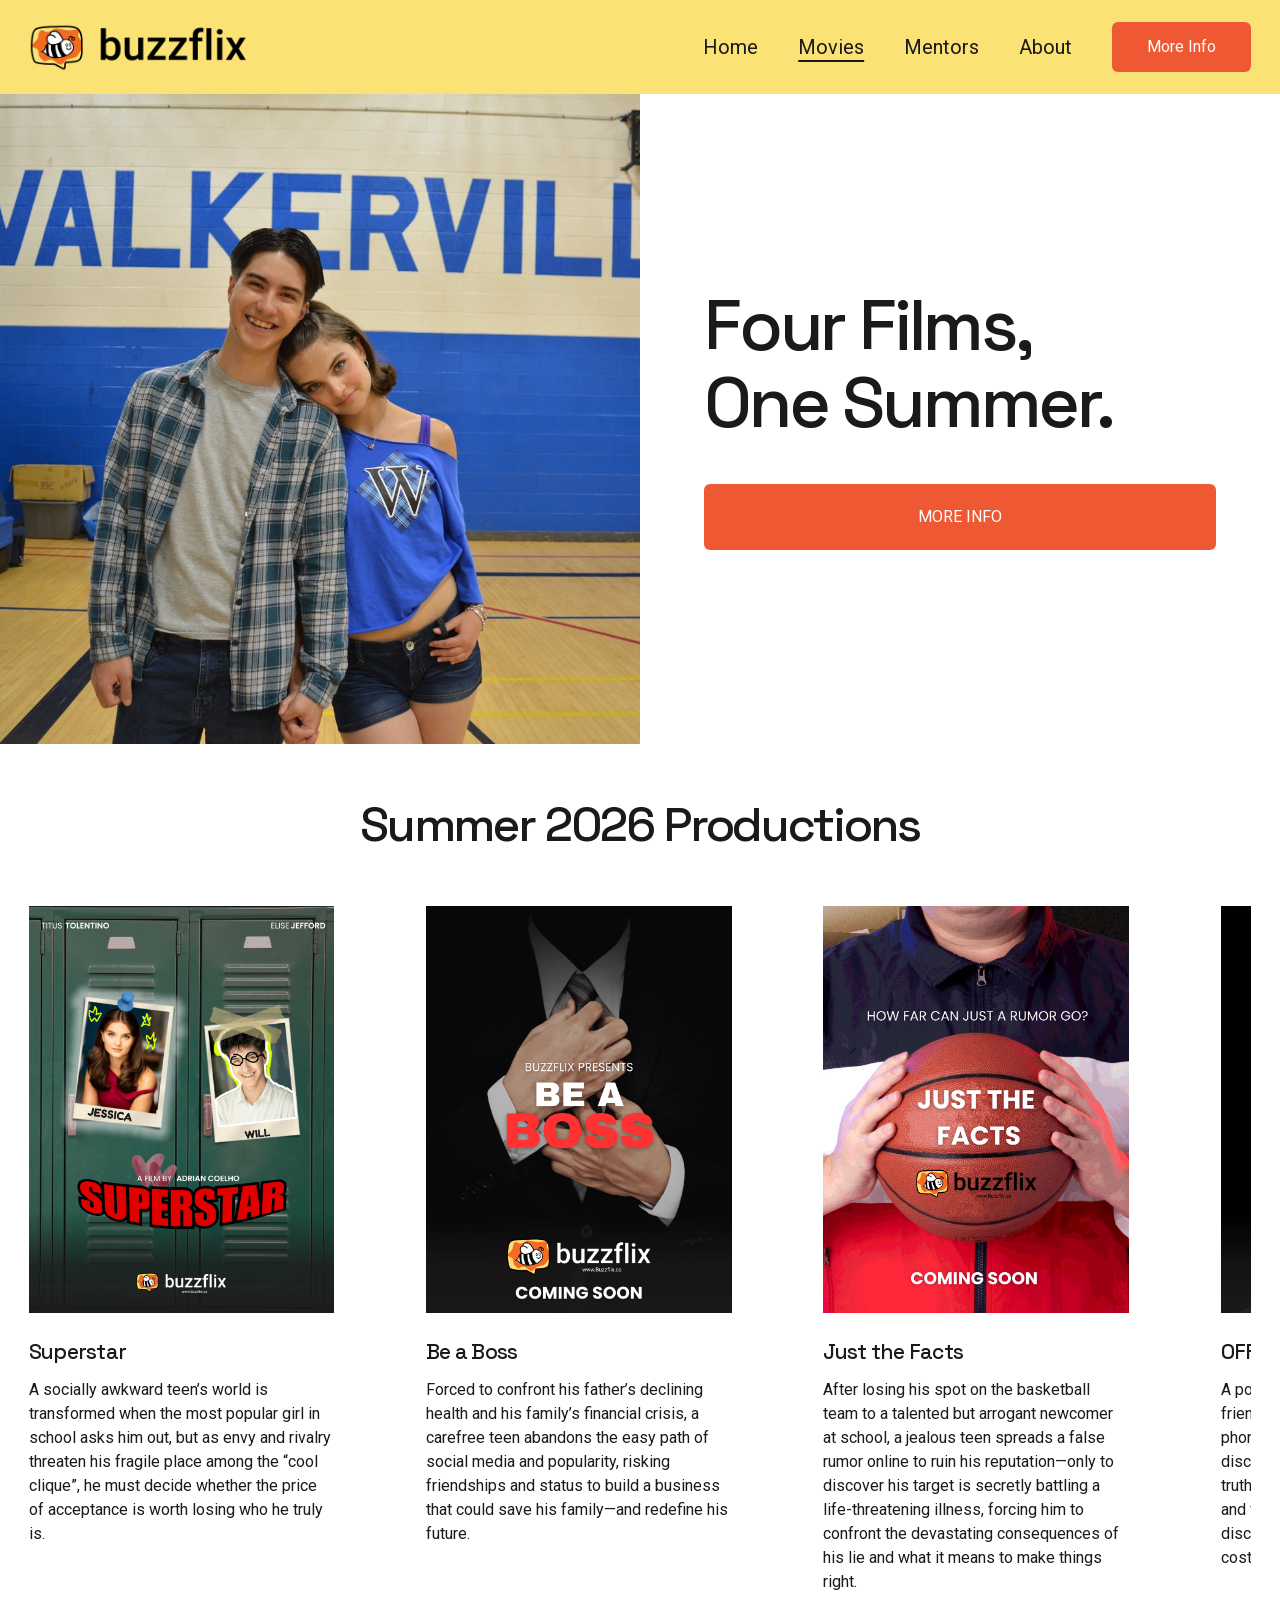
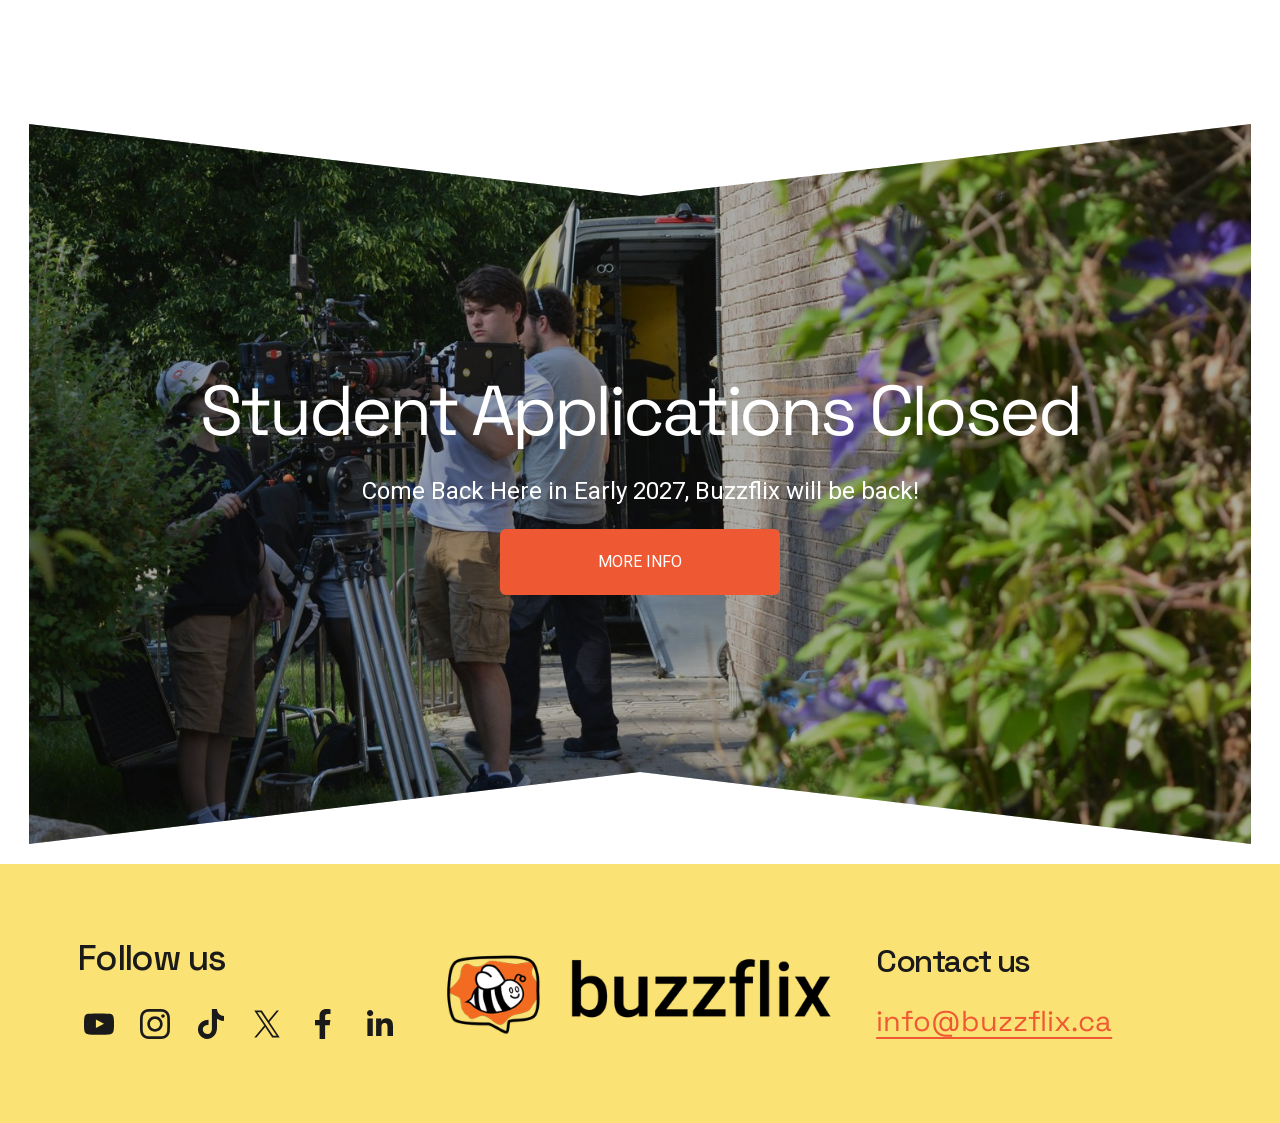
<file: movies/index.html>
<!doctype html>
<html lang="en-CA"><head><base href="../"><meta charset="utf-8"><meta name="viewport" content="width=device-width,initial-scale=1"><meta name="description" content="Explore Buzzflix's movies showcasing impactful stories about digital detox, reputation, acceptance, and entrepreneurship tailored for high school students. Apply now for Summer 2026."><title>Movies | Discover, Connect, Act Now — Buzzflix</title><link rel="stylesheet" href="assets/css/fonts.css"><link rel="stylesheet" href="assets/css/tokens.css"><link rel="stylesheet" href="assets/css/base.css"><link rel="stylesheet" href="assets/css/components.css"><link rel="stylesheet" href="assets/css/pages.css"><script type="module" src="assets/js/main.js"></script></head><body><a class="skip-link" href="#main">
 Skip to content
</a>
<header class="site-header">
 <a aria-label="Buzzflix home" class="brand" href="index.html">
  <img alt="Buzzflix" decoding="async" loading="eager" src="assets/images/buzzflix-b-1--2cb0f06.png" style="object-position:50.0% 50.0%"/>
 </a>
 <button aria-controls="main-nav" aria-expanded="false" class="menu-toggle">
  Menu
  <span aria-hidden="true">
   ☰
  </span>
 </button>
 <nav aria-label="Main navigation" id="main-nav">
  <a data-page="home" href="index.html">
   Home
  </a>
  <a data-page="movies" aria-current="page" href="movies.html">
   Movies
  </a>
  <a data-page="mentors" href="mentors.html">
   Mentors
  </a>
  <a data-page="about" href="about.html">
   About
  </a>
  <a class="button" href="https://www.youtube.com/@buzzflix_ca">
   More Info
  </a>
 </nav>
</header>
<main id="main"><section class="split-hero movies-hero">
 <img alt="Buzzflix on set" decoding="async" loading="eager" src="assets/images/copy-of-dsc-0056-fea08f3.jpg" style="object-position:50.0% 50.0%"/>
 <div>
  <h1>
   Four Films,
   <br/>
   One Summer.
  </h1>
  <a class="button" href="https://www.youtube.com/@buzzflix_ca">
   More Info
  </a>
 </div>
</section>
<section aria-labelledby="movies-title" class="section movies">
 <h2 class="section-title" id="movies-title">
  Summer 2026 Productions
 </h2>
 <div class="carousel" data-carousel="">
  <div aria-label="Summer 2026 Productions" aria-roledescription="carousel" class="carousel-track" tabindex="0">
   <article class="card">
    <img alt="Superstar" decoding="async" loading="lazy" src="assets/images/superstar-dc2883a.png" style="object-position:50.0% 50.0%"/>
    <h3>
     Superstar
    </h3>
    <div>
     <p>
      A socially awkward teen’s world is transformed when the most popular girl in school asks him out, but as envy and rivalry threaten his fragile place among the “cool clique”, he must decide whether the price of acceptance is worth losing who he truly is.
     </p>
    </div>
   </article>
   <article class="card">
    <img alt="Be a Boss" decoding="async" loading="lazy" src="assets/images/be-a-boss-c45bd1c.png" style="object-position:50.0% 50.0%"/>
    <h3>
     Be a Boss
    </h3>
    <div>
     <p>
      Forced to confront his father’s declining health and his family’s financial crisis, a carefree teen abandons the easy path of social media and popularity, risking friendships and status to build a business that could save his family—and redefine his future.
     </p>
    </div>
   </article>
   <article class="card">
    <img alt="Just the Facts" decoding="async" loading="lazy" src="assets/images/just-the-facts-7c0ad91.png" style="object-position:50.0% 50.0%"/>
    <h3>
     Just the Facts
    </h3>
    <div>
     <p>
      After losing his spot on the basketball team to a talented but arrogant newcomer at school, a jealous teen spreads a false rumor online to ruin his reputation—only to discover his target is secretly battling a life-threatening illness, forcing him to confront the devastating consequences of his lie and what it means to make things right.
     </p>
    </div>
   </article>
   <article class="card">
    <img alt="OFF-LINE" decoding="async" loading="lazy" src="assets/images/off-line-56d0027.png" style="object-position:50.0% 50.0%"/>
    <h3>
     OFF-LINE
    </h3>
    <div>
     <p>
      A popular high school senior shocks her friends and community by giving up her phone for a 30-day digital detox—only to discover that going offline exposes hidden truths, fractures her carefully curated life, and forces her to decide whether disconnecting is freeing her… or quietly costing her everything.
     </p>
    </div>
   </article>
  </div>
 </div>
</section>
<section class="application-banner">
 <img alt="Buzzflix production crew" decoding="async" loading="lazy" src="assets/images/dsc-0533-1--efa6cd8.jpg" style="object-position:50.0% 50.0%"/>
 <div>
  <h2>
   Student Applications Closed
  </h2>
  <p>
   Come Back Here in Early 2027, Buzzflix will be back!
  </p>
  <a class="button" href="https://www.youtube.com/@buzzflix_ca">
   More Info
  </a>
 </div>
</section>
</main><footer class="site-footer">
 <div>
  <h2>
   Follow us
  </h2>
  <nav aria-label="Social media" class="social-links">
   <a aria-label="YouTube" href="https://www.youtube.com/@buzzflix_ca">
    <svg aria-hidden="true" focusable="false" viewBox="0 0 64 64">
     <g class="svg-icon">
      <path d="M46.7,26c0,0-0.3-2.1-1.2-3c-1.1-1.2-2.4-1.2-3-1.3C38.3,21.4,32,21.4,32,21.4h0 c0,0-6.3,0-10.5,0.3c-0.6,0.1-1.9,0.1-3,1.3c-0.9,0.9-1.2,3-1.2,3S17,28.4,17,30.9v2.3c0,2.4,0.3,4.9,0.3,4.9s0.3,2.1,1.2,3 c1.1,1.2,2.6,1.2,3.3,1.3c2.4,0.2,10.2,0.3,10.2,0.3s6.3,0,10.5-0.3c0.6-0.1,1.9-0.1,3-1.3c0.9-0.9,1.2-3,1.2-3s0.3-2.4,0.3-4.9 v-2.3C47,28.4,46.7,26,46.7,26z M28.9,35.9l0-8.4l8.1,4.2L28.9,35.9z">
      </path>
     </g>
    </svg>
   </a>
   <a aria-label="Instagram" href="https://www.instagram.com/buzzflix_ca/">
    <svg aria-hidden="true" focusable="false" viewBox="0 0 64 64">
     <g class="svg-icon">
      <path d="M46.91,25.816c-0.073-1.597-0.326-2.687-0.697-3.641c-0.383-0.986-0.896-1.823-1.73-2.657c-0.834-0.834-1.67-1.347-2.657-1.73c-0.954-0.371-2.045-0.624-3.641-0.697C36.585,17.017,36.074,17,32,17s-4.585,0.017-6.184,0.09c-1.597,0.073-2.687,0.326-3.641,0.697c-0.986,0.383-1.823,0.896-2.657,1.73c-0.834,0.834-1.347,1.67-1.73,2.657c-0.371,0.954-0.624,2.045-0.697,3.641C17.017,27.415,17,27.926,17,32c0,4.074,0.017,4.585,0.09,6.184c0.073,1.597,0.326,2.687,0.697,3.641c0.383,0.986,0.896,1.823,1.73,2.657c0.834,0.834,1.67,1.347,2.657,1.73c0.954,0.371,2.045,0.624,3.641,0.697C27.415,46.983,27.926,47,32,47s4.585-0.017,6.184-0.09c1.597-0.073,2.687-0.326,3.641-0.697c0.986-0.383,1.823-0.896,2.657-1.73c0.834-0.834,1.347-1.67,1.73-2.657c0.371-0.954,0.624-2.045,0.697-3.641C46.983,36.585,47,36.074,47,32S46.983,27.415,46.91,25.816z M44.21,38.061c-0.067,1.462-0.311,2.257-0.516,2.785c-0.272,0.7-0.597,1.2-1.122,1.725c-0.525,0.525-1.025,0.85-1.725,1.122c-0.529,0.205-1.323,0.45-2.785,0.516c-1.581,0.072-2.056,0.087-6.061,0.087s-4.48-0.015-6.061-0.087c-1.462-0.067-2.257-0.311-2.785-0.516c-0.7-0.272-1.2-0.597-1.725-1.122c-0.525-0.525-0.85-1.025-1.122-1.725c-0.205-0.529-0.45-1.323-0.516-2.785c-0.072-1.582-0.087-2.056-0.087-6.061s0.015-4.48,0.087-6.061c0.067-1.462,0.311-2.257,0.516-2.785c0.272-0.7,0.597-1.2,1.122-1.725c0.525-0.525,1.025-0.85,1.725-1.122c0.529-0.205,1.323-0.45,2.785-0.516c1.582-0.072,2.056-0.087,6.061-0.087s4.48,0.015,6.061,0.087c1.462,0.067,2.257,0.311,2.785,0.516c0.7,0.272,1.2,0.597,1.725,1.122c0.525,0.525,0.85,1.025,1.122,1.725c0.205,0.529,0.45,1.323,0.516,2.785c0.072,1.582,0.087,2.056,0.087,6.061S44.282,36.48,44.21,38.061z M32,24.297c-4.254,0-7.703,3.449-7.703,7.703c0,4.254,3.449,7.703,7.703,7.703c4.254,0,7.703-3.449,7.703-7.703C39.703,27.746,36.254,24.297,32,24.297z M32,37c-2.761,0-5-2.239-5-5c0-2.761,2.239-5,5-5s5,2.239,5,5C37,34.761,34.761,37,32,37z M40.007,22.193c-0.994,0-1.8,0.806-1.8,1.8c0,0.994,0.806,1.8,1.8,1.8c0.994,0,1.8-0.806,1.8-1.8C41.807,22.999,41.001,22.193,40.007,22.193z">
      </path>
     </g>
    </svg>
   </a>
   <a aria-label="TikTok" href="https://www.tiktok.com/@buzzflix_ca">
    <svg aria-hidden="true" focusable="false" viewBox="0 0 64 64">
     <path d="M37.9281 17C38.4298 21.2545 40.825 23.7941 45 24.0658V28.8451C42.5859 29.0794 40.4652 28.3016 38.0038 26.821V35.7423C38.0038 47.147 25.4788 50.7361 20.4233 42.5457C17.1856 37.3073 19.1642 28.1048 29.5496 27.73V32.781C28.7296 32.9058 27.9219 33.1002 27.1355 33.362C24.835 34.1398 23.5191 35.583 23.8883 38.1413C24.5889 43.033 33.6584 44.4856 32.901 34.9176V17H37.9091H37.9281Z">
     </path>
    </svg>
   </a>
   <a aria-label="X" href="https://x.com/buzzflix_ca">
    <svg aria-hidden="true" focusable="false" viewBox="0 0 64 64">
     <g class="svg-icon">
      <path d="M34.426 29.9327L43.9189 18.5H41.6694L33.4267 28.4268L26.8432 18.5H19.25L29.2055 33.5111L19.25 45.5H21.4997L30.2042 35.0169L37.1568 45.5H44.75L34.426 29.9327ZM22.3102 20.2546H25.7656L41.6704 43.8252H38.2151L22.3102 20.2546Z">
      </path>
     </g>
    </svg>
   </a>
   <a aria-label="Facebook" href="https://www.facebook.com/people/Buzzflix/61586788932011/">
    <svg aria-hidden="true" focusable="false" viewBox="0 0 64 64">
     <g class="svg-icon">
      <path d="M34.1,47V33.3h4.6l0.7-5.3h-5.3v-3.4c0-1.5,0.4-2.6,2.6-2.6l2.8,0v-4.8c-0.5-0.1-2.2-0.2-4.1-0.2 c-4.1,0-6.9,2.5-6.9,7V28H24v5.3h4.6V47H34.1z">
      </path>
     </g>
    </svg>
   </a>
   <a aria-label="LinkedIn" href="https://www.linkedin.com/company/buzzflix-inc/">
    <svg aria-hidden="true" focusable="false" viewBox="0 0 64 64">
     <g class="svg-icon">
      <path d="M20.4,44h5.4V26.6h-5.4V44z M23.1,18c-1.7,0-3.1,1.4-3.1,3.1c0,1.7,1.4,3.1,3.1,3.1 c1.7,0,3.1-1.4,3.1-3.1C26.2,19.4,24.8,18,23.1,18z M39.5,26.2c-2.6,0-4.4,1.4-5.1,2.8h-0.1v-2.4h-5.2V44h5.4v-8.6 c0-2.3,0.4-4.5,3.2-4.5c2.8,0,2.8,2.6,2.8,4.6V44H46v-9.5C46,29.8,45,26.2,39.5,26.2z">
      </path>
     </g>
    </svg>
   </a>
  </nav>
 </div>
 <a class="footer-brand" href="index.html">
  <img alt="Buzzflix" decoding="async" loading="eager" src="assets/images/buzzflix-b-1--2cb0f06.png" style="object-position:50.0% 50.0%"/>
 </a>
 <div>
  <h2>
   Contact us
  </h2>
  <a class="contact" href="mailto:info@buzzflix.ca">
   info@buzzflix.ca
  </a>
 </div>
</footer>
</body></html>
</file>
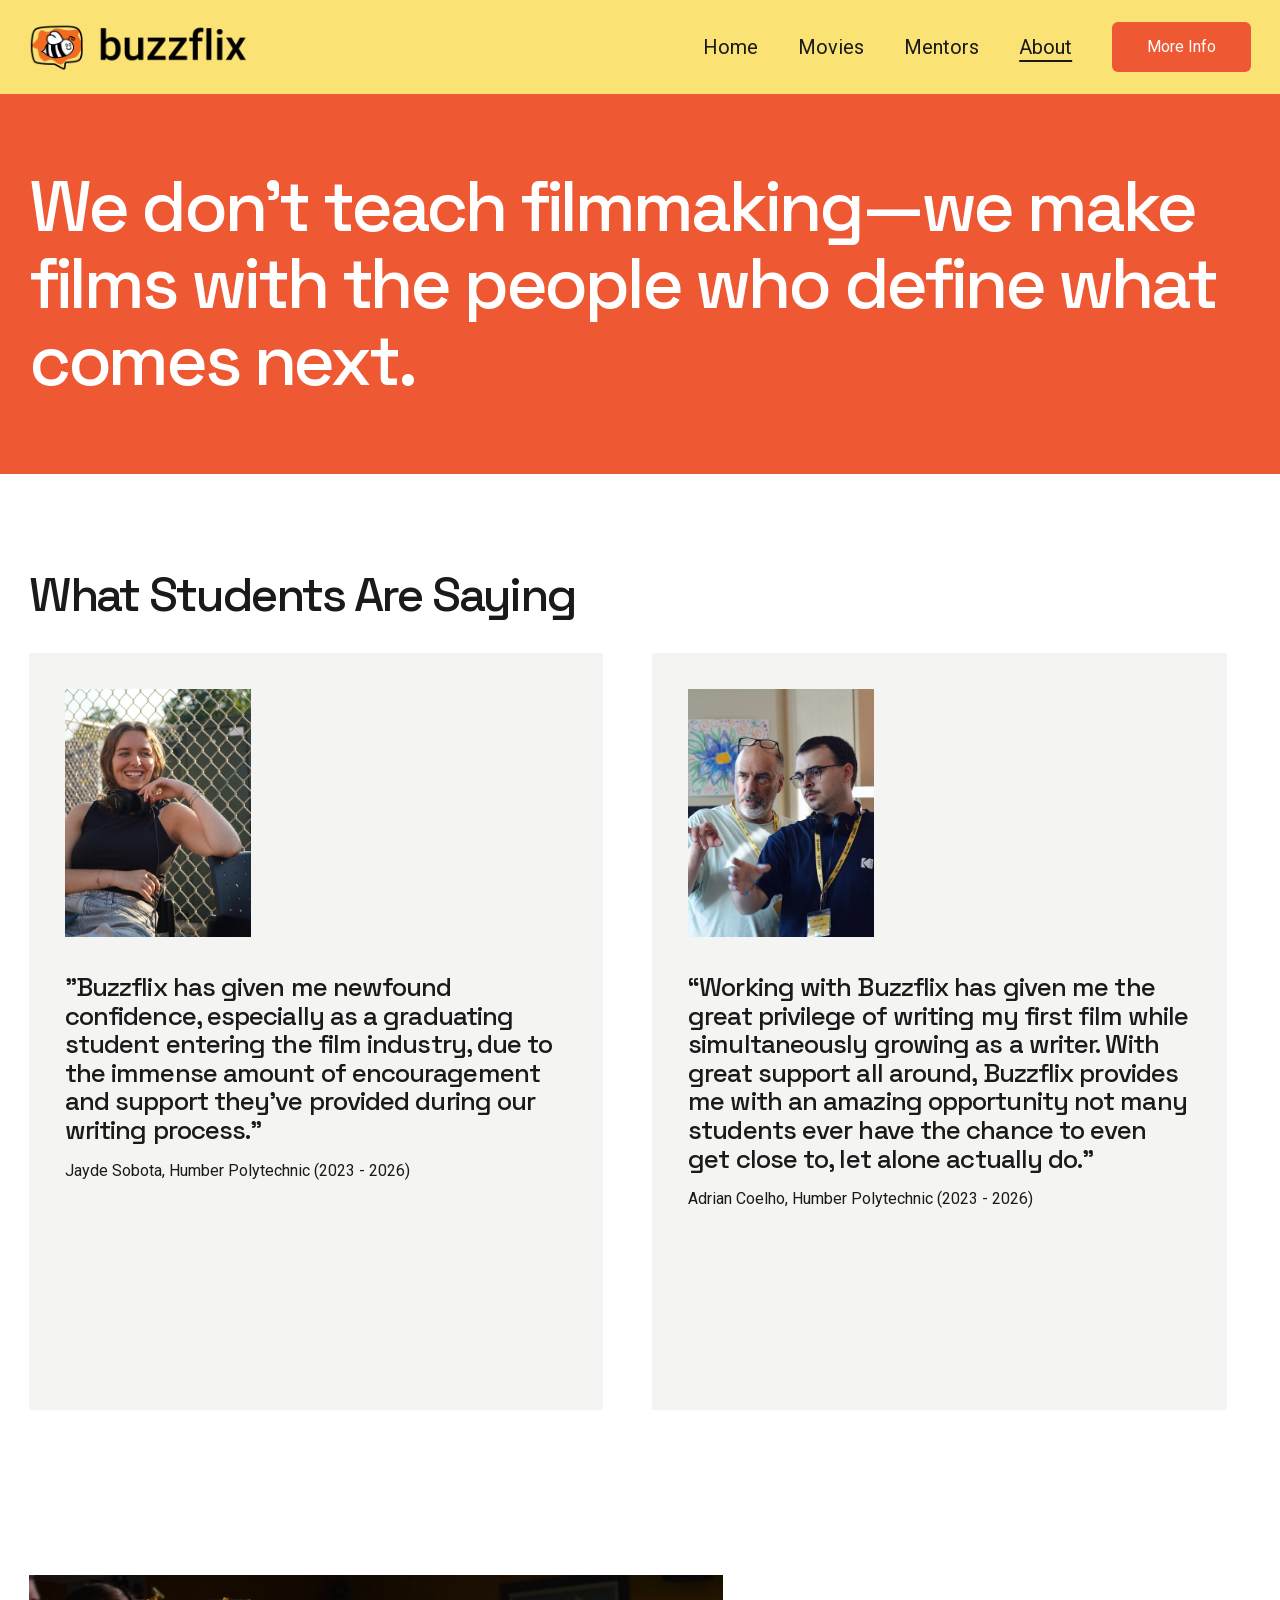
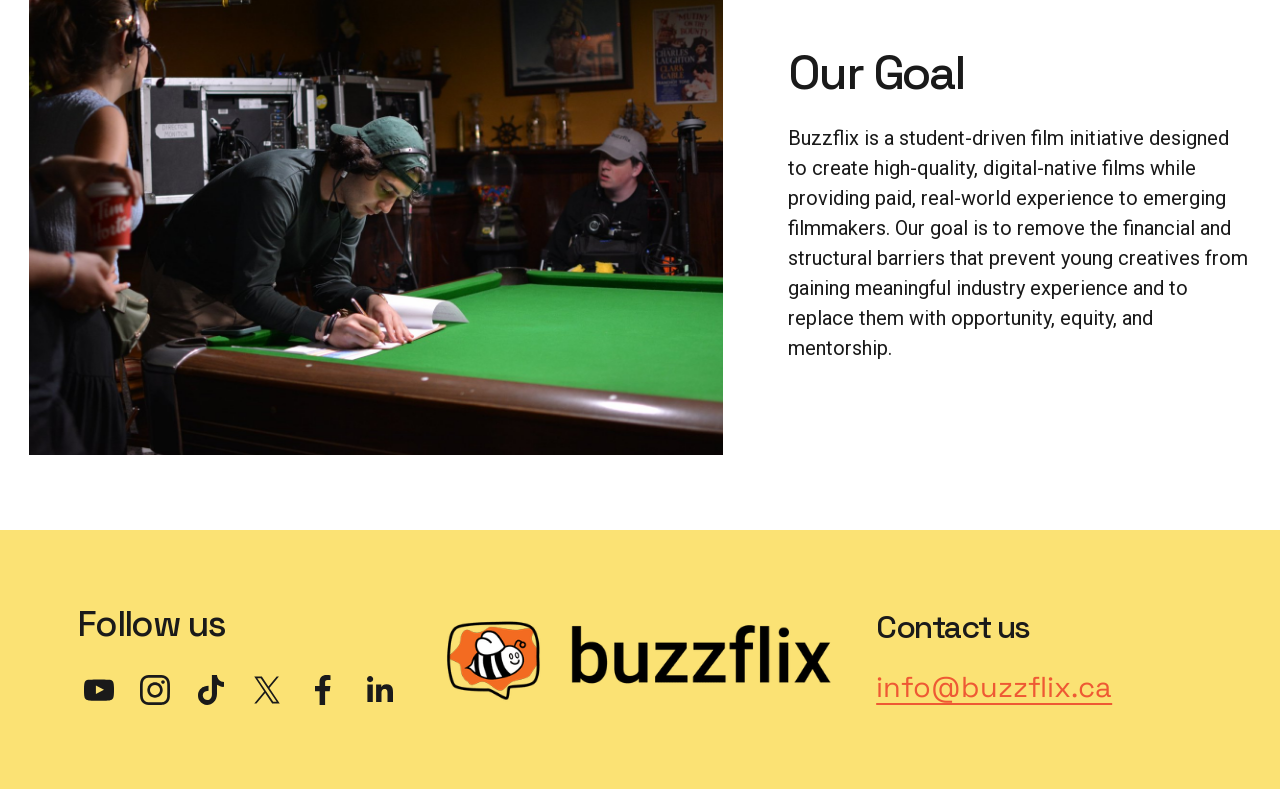
<file: about.html>
<!doctype html>
<html lang="en-CA"><head><meta charset="utf-8"><meta name="viewport" content="width=device-width,initial-scale=1"><meta name="description" content="Buzzflix offers student-driven film projects, providing real-world experience, mentorship, and opportunities for emerging filmmakers to create high-quality digital films."><title>About | Empower Your Filmmaking Journey Today — Buzzflix</title><link rel="stylesheet" href="assets/css/fonts.css"><link rel="stylesheet" href="assets/css/tokens.css"><link rel="stylesheet" href="assets/css/base.css"><link rel="stylesheet" href="assets/css/components.css"><link rel="stylesheet" href="assets/css/pages.css"><script type="module" src="assets/js/main.js"></script></head><body><a class="skip-link" href="#main">
 Skip to content
</a>
<header class="site-header">
 <a aria-label="Buzzflix home" class="brand" href="index.html">
  <img alt="Buzzflix" decoding="async" loading="eager" src="assets/images/buzzflix-b-1--2cb0f06.png" style="object-position:50.0% 50.0%"/>
 </a>
 <button aria-controls="main-nav" aria-expanded="false" class="menu-toggle">
  Menu
  <span aria-hidden="true">
   ☰
  </span>
 </button>
 <nav aria-label="Main navigation" id="main-nav">
  <a data-page="home" href="index.html">
   Home
  </a>
  <a data-page="movies" href="movies.html">
   Movies
  </a>
  <a data-page="mentors" href="mentors.html">
   Mentors
  </a>
  <a data-page="about" aria-current="page" href="about.html">
   About
  </a>
  <a class="button" href="https://www.youtube.com/@buzzflix_ca">
   More Info
  </a>
 </nav>
</header>
<main id="main"><section class="statement">
 <h1>
  We don’t teach filmmaking—we make films with the people who define what comes next.
 </h1>
</section>
<section aria-labelledby="testimonials-title" class="section testimonials">
 <h2 class="section-title" id="testimonials-title">
  What Students Are Saying
 </h2>
 <div class="carousel" data-carousel="">
  <div aria-label="What Students Are Saying" aria-roledescription="carousel" class="carousel-track" tabindex="0">
   <article class="card">
    <img alt="&quot;Buzzflix has given me newfound confidence, especially as a graduating student entering the film industry, due to the immense amount of encouragement and support they've provided during our writing process.&quot;" decoding="async" loading="lazy" src="assets/images/sobota-jayde-b844ca7.jpg" style="object-position:50.0% 50.0%"/>
    <h3>
     "Buzzflix has given me newfound confidence, especially as a graduating student entering the film industry, due to the immense amount of encouragement and support they've provided during our writing process."
    </h3>
    <div>
     <p>
      Jayde Sobota, Humber Polytechnic (2023 - 2026)
     </p>
    </div>
   </article>
   <article class="card">
    <img alt="“Working with Buzzflix has given me the great privilege of writing my first film while simultaneously growing as a writer. With great support all around, Buzzflix provides me with an amazing opportunity not many students ever have the chance to even get close to, let alone actually do.”" decoding="async" loading="lazy" src="assets/images/coelho-adrian-18c2ece.jpg" style="object-position:59.590409590409585% 44.80280017501094%"/>
    <h3>
     “Working with Buzzflix has given me the great privilege of writing my first film while simultaneously growing as a writer. With great support all around, Buzzflix provides me with an amazing opportunity not many students ever have the chance to even get close to, let alone actually do.”
    </h3>
    <div>
     <p>
      Adrian Coelho, Humber Polytechnic (2023 - 2026)
     </p>
    </div>
   </article>
   <article class="card">
    <img alt="“I’m so excited and happy to be apart of the amazing team of Buzzflix. This is the perfect path for me to enter the industry knowing that I will have experienced film professionals there to guide and support me through the script writing process.  And potentially have the opportunity to try other industry roles!  Thanks Buzzflix!”" decoding="async" loading="lazy" src="assets/images/king-meagan-f32f76d.jpg" style="object-position:50.0% 50.0%"/>
    <h3>
     “I’m so excited and happy to be apart of the amazing team of Buzzflix. This is the perfect path for me to enter the industry knowing that I will have experienced film professionals there to guide and support me through the script writing process.  And potentially have the opportunity to try other industry roles!  Thanks Buzzflix!”
    </h3>
    <div>
     <p>
      Meagan King, Humber Polytechnic (2023 - 2026)
     </p>
    </div>
   </article>
   <article class="card">
    <img alt='"Four months and four feature films later, today concludes the first Buzzflix summer! I’ll always remember what an amazing experience and growing opportunity this summer has been. Thank you to the whole Buzzflix family and everyone I’ve made such incredible friendships and memories with. Buzzflix believed in my potential and taught me more in one summer than I’ve learnt in years."' decoding="async" loading="lazy" src="assets/images/luna-evan-084d304.jpeg" style="object-position:50.0% 50.0%"/>
    <h3>
     "Four months and four feature films later, today concludes the first Buzzflix summer! I’ll always remember what an amazing experience and growing opportunity this summer has been. Thank you to the whole Buzzflix family and everyone I’ve made such incredible friendships and memories with. Buzzflix believed in my potential and taught me more in one summer than I’ve learnt in years."
    </h3>
    <div>
     <p>
      Evan Luna, Humber Polytechnic (2023 - 2026)
     </p>
    </div>
   </article>
   <article class="card">
    <img alt='"And that is a wrap to the final 3/3 feature films. The memories I made making those movies will forever be cherished."' decoding="async" loading="lazy" src="assets/images/aly-jannah-9d9e42a.jpg" style="object-position:50.0% 50.0%"/>
    <h3>
     "And that is a wrap to the final 3/3 feature films. The memories I made making those movies will forever be cherished."
    </h3>
    <div>
     <p>
      Jannah Aly, Humber Polytechnic (2023 - 2026)
     </p>
    </div>
   </article>
   <article class="card">
    <img alt='I’m endlessly grateful to Buzzflix and all of their incredible mentors for giving us the opportunity to experiment, learn, make mistakes, and grow in a feature film environment.  And, of course, I’m most grateful for the 70+ people I had the chance to meet, befriend and collaborate with along the way."' decoding="async" loading="lazy" src="assets/images/donkers-matthew--c6b655a.jpg" style="object-position:50.0% 50.0%"/>
    <h3>
     I’m endlessly grateful to Buzzflix and all of their incredible mentors for giving us the opportunity to experiment, learn, make mistakes, and grow in a feature film environment.  And, of course, I’m most grateful for the 70+ people I had the chance to meet, befriend and collaborate with along the way."
    </h3>
    <div>
     <p>
      Matthew Donkers, Sheridan College (2022 - 2026)
     </p>
    </div>
   </article>
   <article class="card">
    <img alt='"I had such a wonderful opportunity to go down to Windsor Ontario to join @buzzflix_ca to.make four feature films and I can now say with confidence that we are officially done!! I have met so many wonderful people and I wish everyone luck and success on their next journey."' decoding="async" loading="lazy" src="assets/images/ojoawo-sulihat-68ad2b9.jpg" style="object-position:11.105561105561106% 40.00250015625977%"/>
    <h3>
     "I had such a wonderful opportunity to go down to Windsor Ontario to join @buzzflix_ca to.make four feature films and I can now say with confidence that we are officially done!! I have met so many wonderful people and I wish everyone luck and success on their next journey."
    </h3>
    <div>
     <p>
      Sulihat Ojoawo, Sheridan College (2025 - 2029)
     </p>
    </div>
   </article>
   <article class="card">
    <img alt='"By far the greatest thing about this summer was all the amazing people I got to work with on set. Absolutely stoked to have made so many new buddies and I can’t wait to work with each and every one of you again."' decoding="async" loading="lazy" src="assets/images/beaton-jaime-5f9b304.jpg" style="object-position:50.0% 50.0%"/>
    <h3>
     "By far the greatest thing about this summer was all the amazing people I got to work with on set. Absolutely stoked to have made so many new buddies and I can’t wait to work with each and every one of you again."
    </h3>
    <div>
     <p>
      Jaime Beaton, Sheridan College (2022 - 2026)
     </p>
    </div>
   </article>
   <article class="card">
    <img alt='"I’ve learned so much about the film industry, but the biggest highlight was discovering my passion for the art department. Over the past few months, I had the opportunity to: Work as assistant set decorator, art swing and a production assistant, learn the ins and outs of sourcing, help translate visions to reality, work on THREE feature films, and build my network of passionate creatives. I feel so fortunate to be growing alongside my fellow BuzzFlixians in this industry!"' decoding="async" loading="lazy" src="assets/images/balbaa-ashley-b614577.jpg" style="object-position:50.0% 50.0%"/>
    <h3>
     "I’ve learned so much about the film industry, but the biggest highlight was discovering my passion for the art department. Over the past few months, I had the opportunity to: Work as assistant set decorator, art swing and a production assistant, learn the ins and outs of sourcing, help translate visions to reality, work on THREE feature films, and build my network of passionate creatives. I feel so fortunate to be growing alongside my fellow BuzzFlixians in this industry!"
    </h3>
    <div>
     <p>
      Ashley Balbaa, Humber Polytechnic (2025 - 2028)
     </p>
    </div>
   </article>
   <article class="card">
    <img alt='"Buzzflix offered me the opportunity to write my first film while still in film school, which has been one of the most significant experiences of my creative journey so far. Tony and the team created an environment where emerging filmmakers are given real responsibility. The scale of the project challenged me immensely, and I’ve grown so much as a writer through Buzzflix."' decoding="async" loading="lazy" src="assets/images/cerasoli-marisa--92d82fb.jpg" style="object-position:59.590409590409585% 44.002750171885744%"/>
    <h3>
     "Buzzflix offered me the opportunity to write my first film while still in film school, which has been one of the most significant experiences of my creative journey so far. Tony and the team created an environment where emerging filmmakers are given real responsibility. The scale of the project challenged me immensely, and I’ve grown so much as a writer through Buzzflix."
    </h3>
    <div>
     <p>
      Marisa Cerasoli, Humber Polytechnic (2023 - 2026)
     </p>
    </div>
   </article>
   <article class="card">
    <img alt='"Another summer gone, and I couldn’t have spent it a better way. I had the pleasure of location sound mixing 3 of 4 Buzzflix feature films. I also did sound utility on the 4th. On top of all the experience I gained, I made so many memories and met so many people that I will be keeping as friends. Thank you to everyone for everything this summer."' decoding="async" loading="lazy" src="assets/images/dunn-keelan-c792039.jpg" style="object-position:59.44360532509045% 48.003000187511724%"/>
    <h3>
     "Another summer gone, and I couldn’t have spent it a better way. I had the pleasure of location sound mixing 3 of 4 Buzzflix feature films. I also did sound utility on the 4th. On top of all the experience I gained, I made so many memories and met so many people that I will be keeping as friends. Thank you to everyone for everything this summer."
    </h3>
    <div>
     <p>
      Keelan Dunn, Humber Polytechnic (2023 - 2026)
     </p>
    </div>
   </article>
  </div>
 </div>
</section>
<section class="goal">
 <img alt="Buzzflix filmmakers at work" decoding="async" loading="lazy" src="assets/images/dsc-0096-790ebdf.jpg" style="object-position:50.0% 50.0%"/>
 <div>
  <h2>
   Our Goal
  </h2>
  <p>
   Buzzflix is a student-driven film initiative designed to create high-quality, digital-native films while providing paid, real-world experience to emerging filmmakers. Our goal is to remove the financial and structural barriers that prevent young creatives from gaining meaningful industry experience and to replace them with opportunity, equity, and mentorship.
  </p>
 </div>
</section>
</main><footer class="site-footer">
 <div>
  <h2>
   Follow us
  </h2>
  <nav aria-label="Social media" class="social-links">
   <a aria-label="YouTube" href="https://www.youtube.com/@buzzflix_ca">
    <svg aria-hidden="true" focusable="false" viewBox="0 0 64 64">
     <g class="svg-icon">
      <path d="M46.7,26c0,0-0.3-2.1-1.2-3c-1.1-1.2-2.4-1.2-3-1.3C38.3,21.4,32,21.4,32,21.4h0 c0,0-6.3,0-10.5,0.3c-0.6,0.1-1.9,0.1-3,1.3c-0.9,0.9-1.2,3-1.2,3S17,28.4,17,30.9v2.3c0,2.4,0.3,4.9,0.3,4.9s0.3,2.1,1.2,3 c1.1,1.2,2.6,1.2,3.3,1.3c2.4,0.2,10.2,0.3,10.2,0.3s6.3,0,10.5-0.3c0.6-0.1,1.9-0.1,3-1.3c0.9-0.9,1.2-3,1.2-3s0.3-2.4,0.3-4.9 v-2.3C47,28.4,46.7,26,46.7,26z M28.9,35.9l0-8.4l8.1,4.2L28.9,35.9z">
      </path>
     </g>
    </svg>
   </a>
   <a aria-label="Instagram" href="https://www.instagram.com/buzzflix_ca/">
    <svg aria-hidden="true" focusable="false" viewBox="0 0 64 64">
     <g class="svg-icon">
      <path d="M46.91,25.816c-0.073-1.597-0.326-2.687-0.697-3.641c-0.383-0.986-0.896-1.823-1.73-2.657c-0.834-0.834-1.67-1.347-2.657-1.73c-0.954-0.371-2.045-0.624-3.641-0.697C36.585,17.017,36.074,17,32,17s-4.585,0.017-6.184,0.09c-1.597,0.073-2.687,0.326-3.641,0.697c-0.986,0.383-1.823,0.896-2.657,1.73c-0.834,0.834-1.347,1.67-1.73,2.657c-0.371,0.954-0.624,2.045-0.697,3.641C17.017,27.415,17,27.926,17,32c0,4.074,0.017,4.585,0.09,6.184c0.073,1.597,0.326,2.687,0.697,3.641c0.383,0.986,0.896,1.823,1.73,2.657c0.834,0.834,1.67,1.347,2.657,1.73c0.954,0.371,2.045,0.624,3.641,0.697C27.415,46.983,27.926,47,32,47s4.585-0.017,6.184-0.09c1.597-0.073,2.687-0.326,3.641-0.697c0.986-0.383,1.823-0.896,2.657-1.73c0.834-0.834,1.347-1.67,1.73-2.657c0.371-0.954,0.624-2.045,0.697-3.641C46.983,36.585,47,36.074,47,32S46.983,27.415,46.91,25.816z M44.21,38.061c-0.067,1.462-0.311,2.257-0.516,2.785c-0.272,0.7-0.597,1.2-1.122,1.725c-0.525,0.525-1.025,0.85-1.725,1.122c-0.529,0.205-1.323,0.45-2.785,0.516c-1.581,0.072-2.056,0.087-6.061,0.087s-4.48-0.015-6.061-0.087c-1.462-0.067-2.257-0.311-2.785-0.516c-0.7-0.272-1.2-0.597-1.725-1.122c-0.525-0.525-0.85-1.025-1.122-1.725c-0.205-0.529-0.45-1.323-0.516-2.785c-0.072-1.582-0.087-2.056-0.087-6.061s0.015-4.48,0.087-6.061c0.067-1.462,0.311-2.257,0.516-2.785c0.272-0.7,0.597-1.2,1.122-1.725c0.525-0.525,1.025-0.85,1.725-1.122c0.529-0.205,1.323-0.45,2.785-0.516c1.582-0.072,2.056-0.087,6.061-0.087s4.48,0.015,6.061,0.087c1.462,0.067,2.257,0.311,2.785,0.516c0.7,0.272,1.2,0.597,1.725,1.122c0.525,0.525,0.85,1.025,1.122,1.725c0.205,0.529,0.45,1.323,0.516,2.785c0.072,1.582,0.087,2.056,0.087,6.061S44.282,36.48,44.21,38.061z M32,24.297c-4.254,0-7.703,3.449-7.703,7.703c0,4.254,3.449,7.703,7.703,7.703c4.254,0,7.703-3.449,7.703-7.703C39.703,27.746,36.254,24.297,32,24.297z M32,37c-2.761,0-5-2.239-5-5c0-2.761,2.239-5,5-5s5,2.239,5,5C37,34.761,34.761,37,32,37z M40.007,22.193c-0.994,0-1.8,0.806-1.8,1.8c0,0.994,0.806,1.8,1.8,1.8c0.994,0,1.8-0.806,1.8-1.8C41.807,22.999,41.001,22.193,40.007,22.193z">
      </path>
     </g>
    </svg>
   </a>
   <a aria-label="TikTok" href="https://www.tiktok.com/@buzzflix_ca">
    <svg aria-hidden="true" focusable="false" viewBox="0 0 64 64">
     <path d="M37.9281 17C38.4298 21.2545 40.825 23.7941 45 24.0658V28.8451C42.5859 29.0794 40.4652 28.3016 38.0038 26.821V35.7423C38.0038 47.147 25.4788 50.7361 20.4233 42.5457C17.1856 37.3073 19.1642 28.1048 29.5496 27.73V32.781C28.7296 32.9058 27.9219 33.1002 27.1355 33.362C24.835 34.1398 23.5191 35.583 23.8883 38.1413C24.5889 43.033 33.6584 44.4856 32.901 34.9176V17H37.9091H37.9281Z">
     </path>
    </svg>
   </a>
   <a aria-label="X" href="https://x.com/buzzflix_ca">
    <svg aria-hidden="true" focusable="false" viewBox="0 0 64 64">
     <g class="svg-icon">
      <path d="M34.426 29.9327L43.9189 18.5H41.6694L33.4267 28.4268L26.8432 18.5H19.25L29.2055 33.5111L19.25 45.5H21.4997L30.2042 35.0169L37.1568 45.5H44.75L34.426 29.9327ZM22.3102 20.2546H25.7656L41.6704 43.8252H38.2151L22.3102 20.2546Z">
      </path>
     </g>
    </svg>
   </a>
   <a aria-label="Facebook" href="https://www.facebook.com/people/Buzzflix/61586788932011/">
    <svg aria-hidden="true" focusable="false" viewBox="0 0 64 64">
     <g class="svg-icon">
      <path d="M34.1,47V33.3h4.6l0.7-5.3h-5.3v-3.4c0-1.5,0.4-2.6,2.6-2.6l2.8,0v-4.8c-0.5-0.1-2.2-0.2-4.1-0.2 c-4.1,0-6.9,2.5-6.9,7V28H24v5.3h4.6V47H34.1z">
      </path>
     </g>
    </svg>
   </a>
   <a aria-label="LinkedIn" href="https://www.linkedin.com/company/buzzflix-inc/">
    <svg aria-hidden="true" focusable="false" viewBox="0 0 64 64">
     <g class="svg-icon">
      <path d="M20.4,44h5.4V26.6h-5.4V44z M23.1,18c-1.7,0-3.1,1.4-3.1,3.1c0,1.7,1.4,3.1,3.1,3.1 c1.7,0,3.1-1.4,3.1-3.1C26.2,19.4,24.8,18,23.1,18z M39.5,26.2c-2.6,0-4.4,1.4-5.1,2.8h-0.1v-2.4h-5.2V44h5.4v-8.6 c0-2.3,0.4-4.5,3.2-4.5c2.8,0,2.8,2.6,2.8,4.6V44H46v-9.5C46,29.8,45,26.2,39.5,26.2z">
      </path>
     </g>
    </svg>
   </a>
  </nav>
 </div>
 <a class="footer-brand" href="index.html">
  <img alt="Buzzflix" decoding="async" loading="eager" src="assets/images/buzzflix-b-1--2cb0f06.png" style="object-position:50.0% 50.0%"/>
 </a>
 <div>
  <h2>
   Contact us
  </h2>
  <a class="contact" href="mailto:info@buzzflix.ca">
   info@buzzflix.ca
  </a>
 </div>
</footer>
</body></html>
</file>
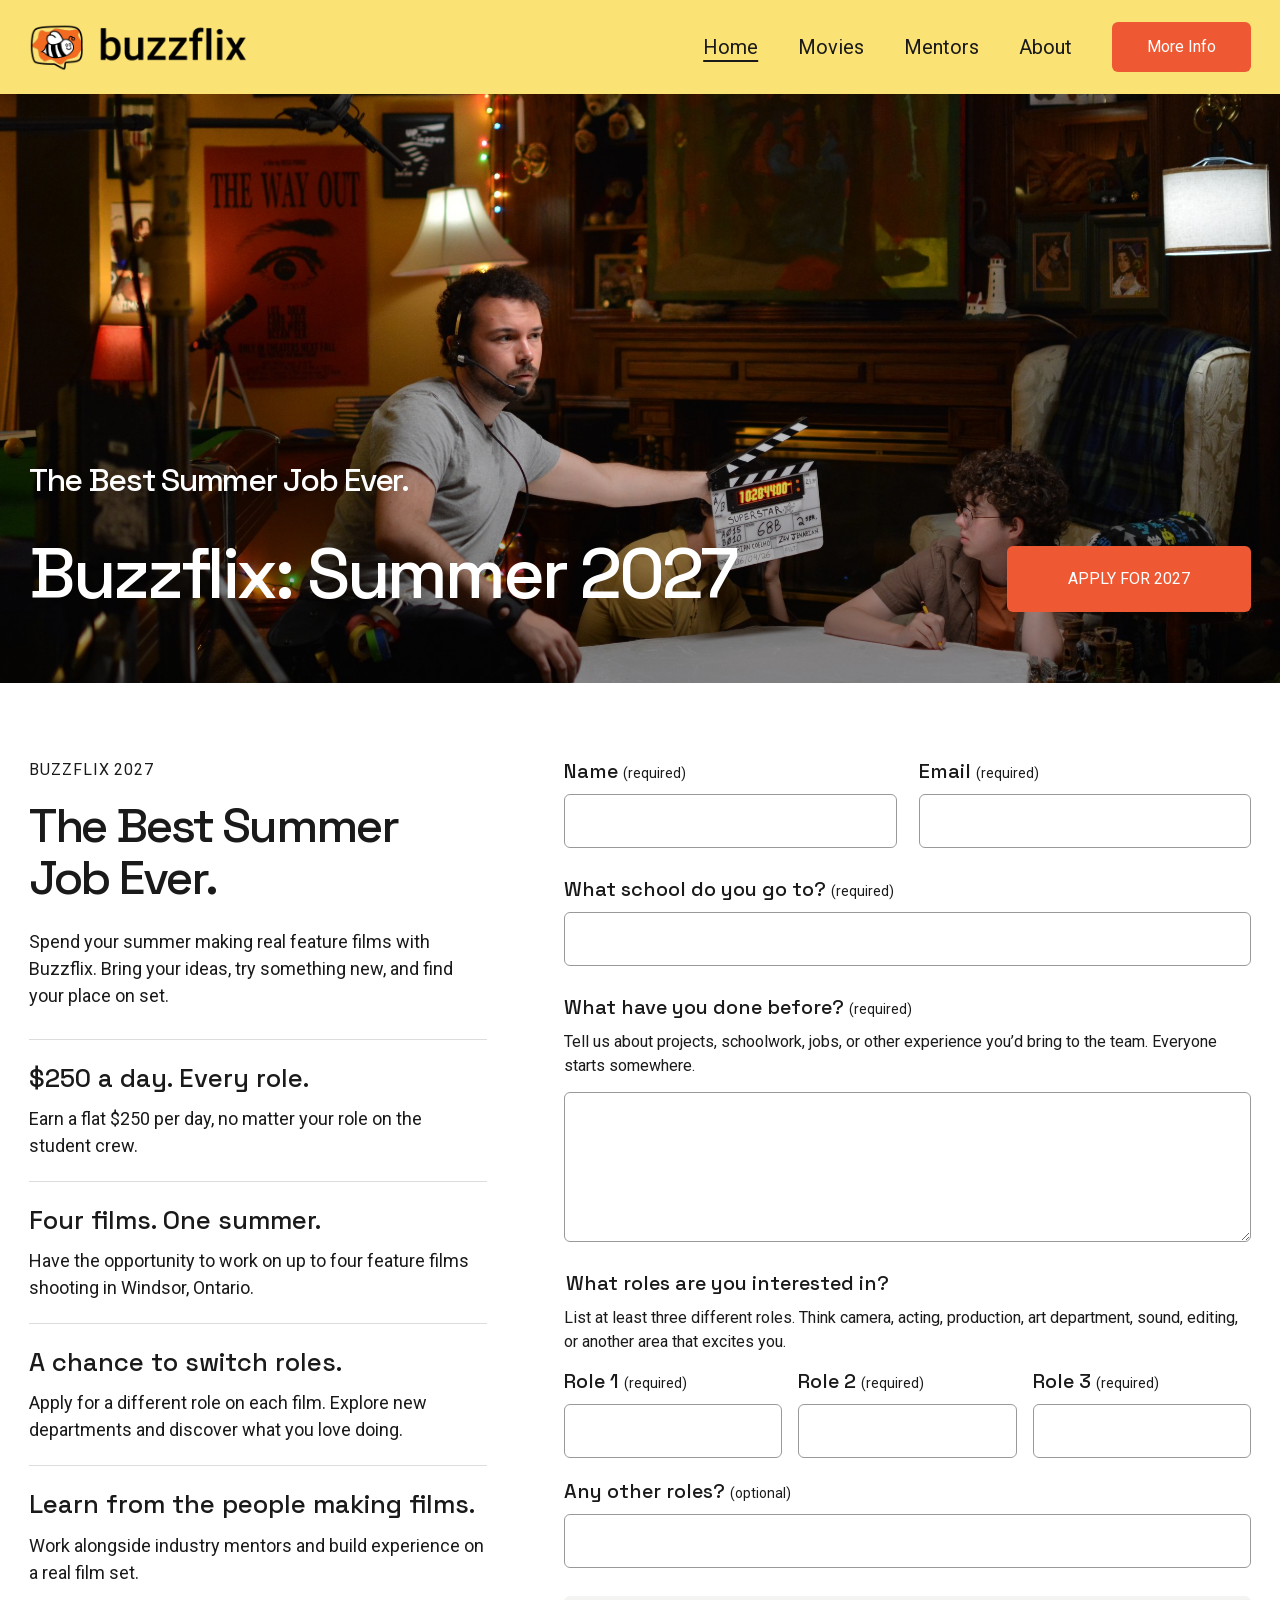
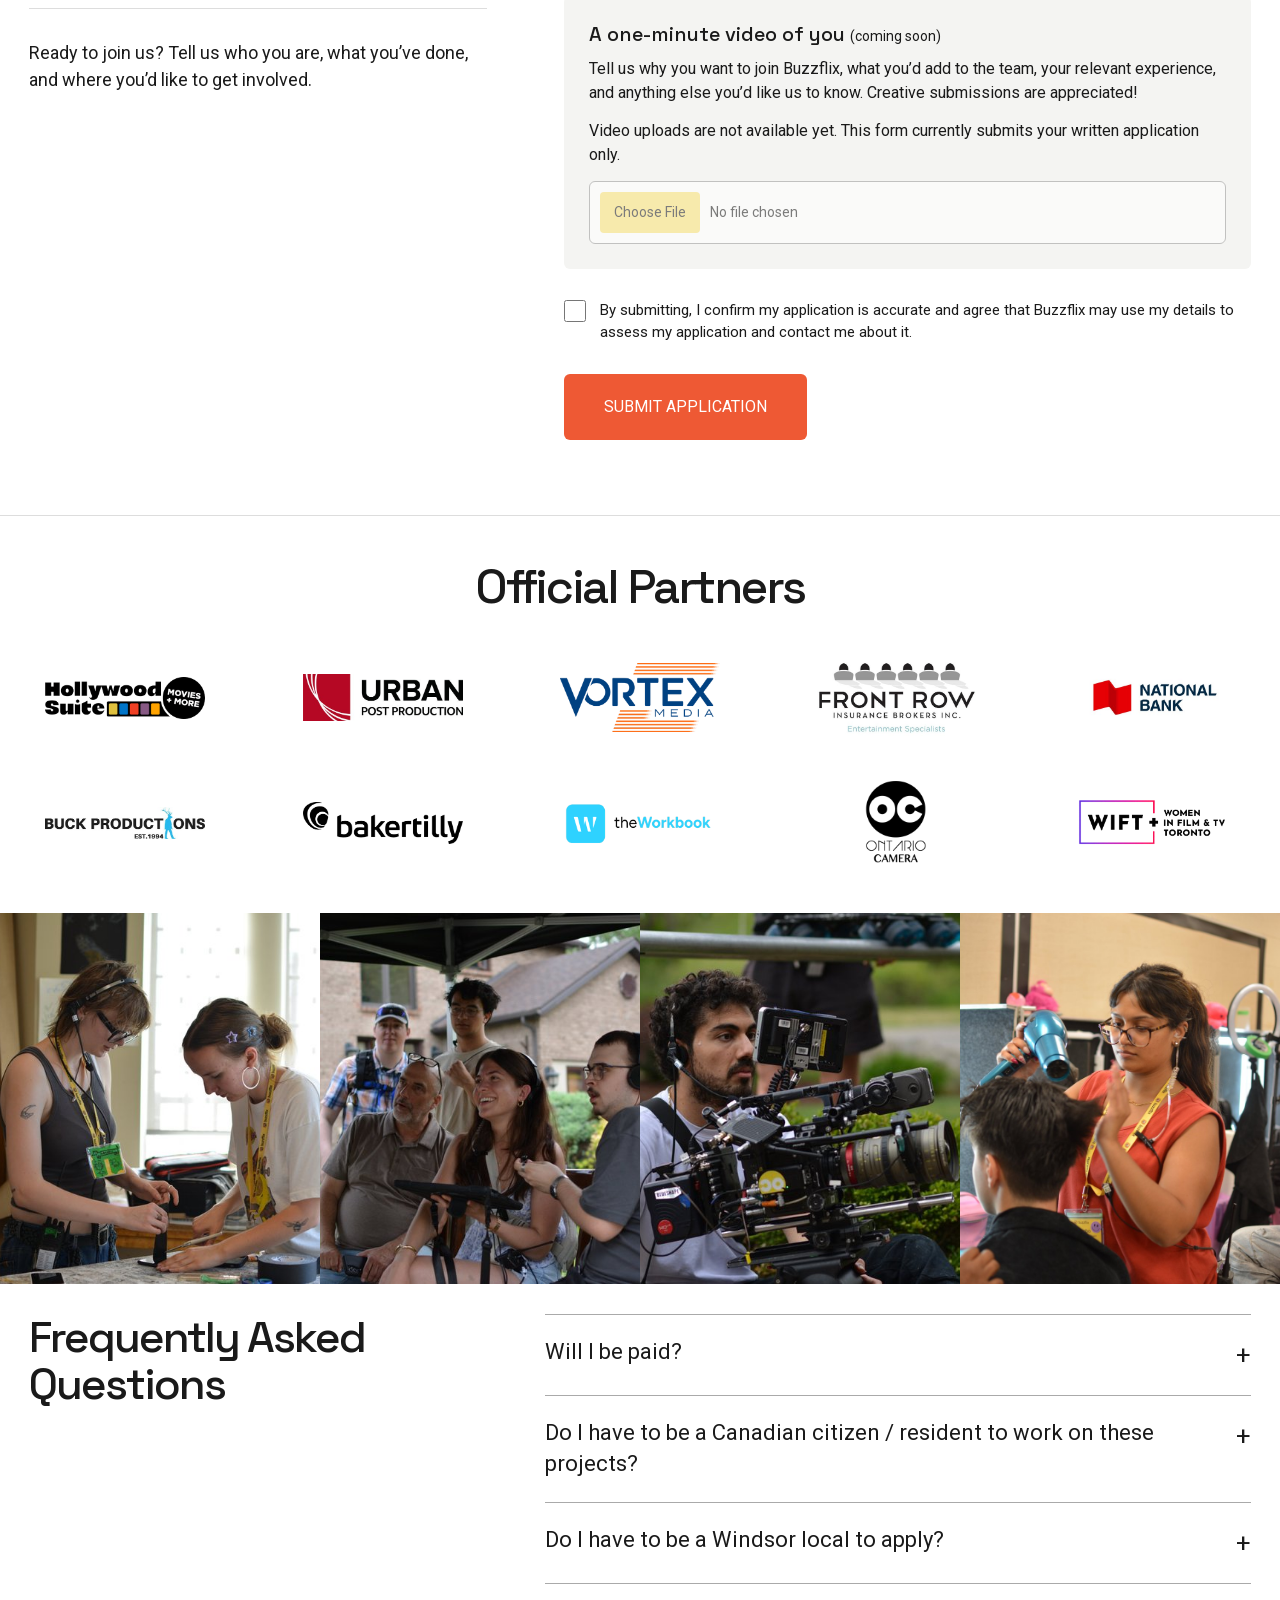
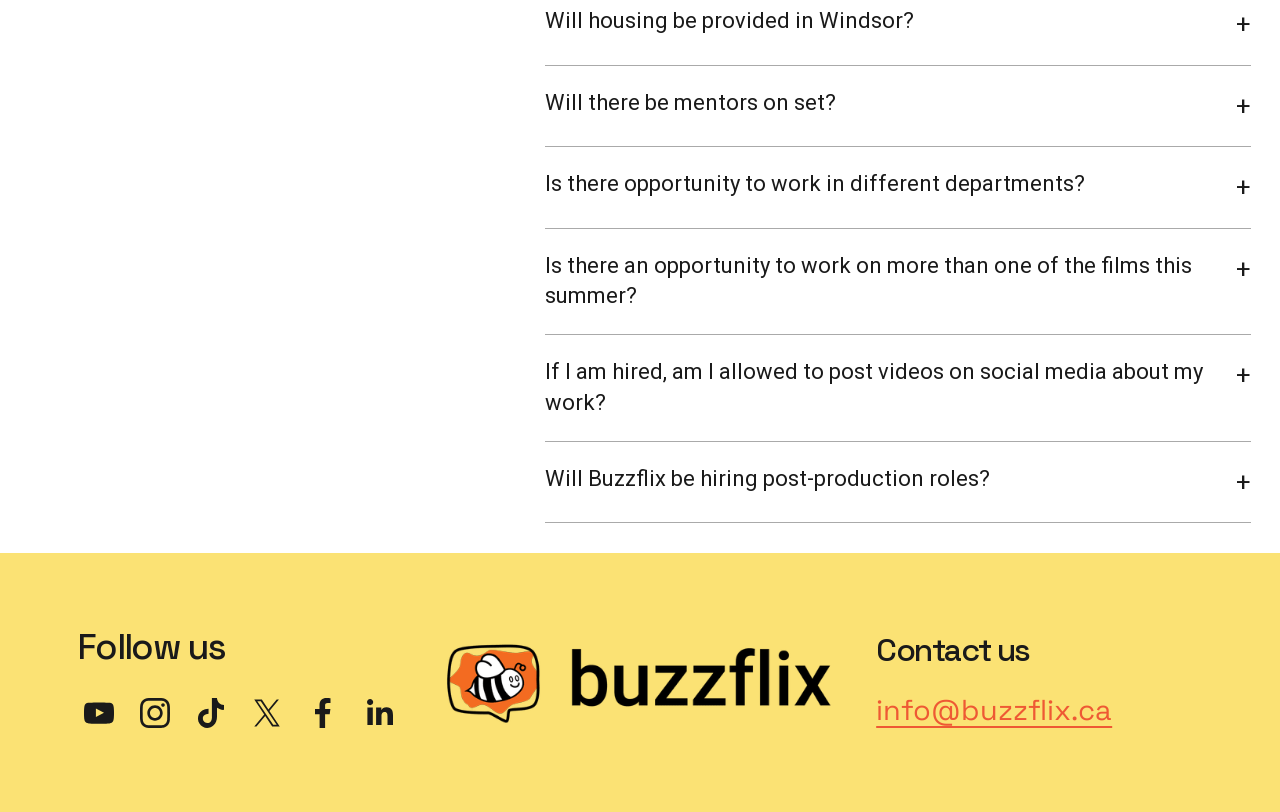
<file: home-applications.html>
<!doctype html>
<html lang="en-CA"><head><meta charset="utf-8"><meta name="viewport" content="width=device-width,initial-scale=1"><meta name="description" content="Paying students to work on real feature films this summer. Crew. Cast. Camera. Production. If you’ve ever wanted to be on a movie set—this is your shot. "><title>Apply for Buzzflix 2027 | The Best Summer Job Ever.</title><link rel="stylesheet" href="assets/css/fonts.css"><link rel="stylesheet" href="assets/css/tokens.css"><link rel="stylesheet" href="assets/css/base.css"><link rel="stylesheet" href="assets/css/components.css"><link rel="stylesheet" href="assets/css/pages.css"><link rel="stylesheet" href="assets/css/application.css"><script type="module" src="assets/js/main.js"></script><script type="module" src="assets/js/application-form.js"></script></head><body><a class="skip-link" href="#main">
 Skip to content
</a>
<header class="site-header">
 <a aria-label="Buzzflix home" class="brand" href="index.html">
  <img alt="Buzzflix" decoding="async" loading="eager" src="assets/images/buzzflix-b-1--2cb0f06.png" style="object-position:50.0% 50.0%"/>
 </a>
 <button aria-controls="main-nav" aria-expanded="false" class="menu-toggle">
  Menu
  <span aria-hidden="true">
   ☰
  </span>
 </button>
 <nav aria-label="Main navigation" id="main-nav">
  <a data-page="home" aria-current="page" href="index.html">
   Home
  </a>
  <a data-page="movies" href="movies.html">
   Movies
  </a>
  <a data-page="mentors" href="mentors.html">
   Mentors
  </a>
  <a data-page="about" href="about.html">
   About
  </a>
  <a class="button" href="https://www.youtube.com/@buzzflix_ca">
   More Info
  </a>
 </nav>
</header>
<main id="main"><section class="home-hero">
 <img alt="Behind the scenes on Superstar" decoding="async" loading="eager" src="assets/images/dsc-0213-7fdd711.jpg" style="object-position:75.57442557442558% 46.40290018126133%"/>
 <div class="hero-content">
  <div>
   <p>
    The Best Summer Job Ever.
   </p>
   <h1>
    Buzzflix: Summer 2027
   </h1>
  </div>
  <a class="button" href="#apply">
   Apply for 2027
  </a>
 </div>
</section>
<section class="section application-section" id="apply" aria-labelledby="application-title">
 <div class="application-intro">
  <p class="application-eyebrow">Buzzflix 2027</p>
  <h2 id="application-title">The Best Summer Job Ever.</h2>
  <p class="application-intro-desktop">Spend your summer making real feature films with Buzzflix. Bring your ideas, try something new, and find your place on set.</p>
  <p class="application-intro-mobile">Earn $250 a day making feature films with Buzzflix. Tell us about yourself below.</p>
  <dl class="application-benefits">
   <div>
    <dt>$250 a day. Every role.</dt>
    <dd>Earn a flat $250 per day, no matter your role on the student crew.</dd>
   </div>
   <div>
    <dt>Four films. One summer.</dt>
    <dd>Have the opportunity to work on up to four feature films shooting in Windsor, Ontario.</dd>
   </div>
   <div>
    <dt>A chance to switch roles.</dt>
    <dd>Apply for a different role on each film. Explore new departments and discover what you love doing.</dd>
   </div>
   <div>
    <dt>Learn from the people making films.</dt>
    <dd>Work alongside industry mentors and build experience on a real film set.</dd>
   </div>
  </dl>
  <p class="application-intro-desktop">Ready to join us? Tell us who you are, what you’ve done, and where you’d like to get involved.</p>
 </div>
 <div class="application-panel">
  <p class="application-preview-note" id="application-preview-note">Preview only. Applications are not being sent yet.</p>
  <form class="application-form" data-application-form method="post" action="#apply" aria-describedby="application-preview-note">
   <div class="application-honeypot" aria-hidden="true">
    <label for="applicant-website">Leave this field empty</label>
    <input id="applicant-website" name="website" type="text" tabindex="-1" autocomplete="off" maxlength="500">
   </div>
   <div class="application-fields">
    <div class="application-field">
     <label for="applicant-name">Name <span>(required)</span></label>
     <input id="applicant-name" name="name" type="text" autocomplete="name" maxlength="150" required>
    </div>
    <div class="application-field">
     <label for="applicant-email">Email <span>(required)</span></label>
     <input id="applicant-email" name="email" type="email" autocomplete="email" maxlength="254" required>
    </div>
    <div class="application-field application-field-wide">
     <label for="applicant-school">What school do you go to? <span>(required)</span></label>
     <input id="applicant-school" name="school" type="text" maxlength="250" required>
    </div>
    <div class="application-field application-field-wide">
     <label for="applicant-experience">What have you done before? <span>(required)</span></label>
     <p class="application-help" id="experience-help">Tell us about projects, schoolwork, jobs, or other experience you’d bring to the team. Everyone starts somewhere.</p>
     <textarea id="applicant-experience" name="experience" rows="5" maxlength="10000" aria-describedby="experience-help" required></textarea>
    </div>
    <fieldset class="application-field-wide application-roles">
     <legend>What roles are you interested in?</legend>
     <p class="application-help" id="roles-help">List at least three different roles. Think camera, acting, production, art department, sound, editing, or another area that excites you.</p>
     <div class="application-role-fields">
      <div class="application-field"><label for="applicant-role-1">Role 1 <span>(required)</span></label><input id="applicant-role-1" name="role_1" type="text" maxlength="150" aria-describedby="roles-help" required></div>
      <div class="application-field"><label for="applicant-role-2">Role 2 <span>(required)</span></label><input id="applicant-role-2" name="role_2" type="text" maxlength="150" aria-describedby="roles-help" required></div>
      <div class="application-field"><label for="applicant-role-3">Role 3 <span>(required)</span></label><input id="applicant-role-3" name="role_3" type="text" maxlength="150" aria-describedby="roles-help" required></div>
     </div>
     <div class="application-field application-extra-roles"><label for="applicant-extra-roles">Any other roles? <span>(optional)</span></label><input id="applicant-extra-roles" name="additional_roles" type="text" maxlength="500"></div>
    </fieldset>
    <div class="application-field application-field-wide application-video">
     <label for="applicant-video">A one-minute video of you <span>(coming soon)</span></label>
     <p class="application-help" id="video-help">Tell us why you want to join Buzzflix, what you’d add to the team, your relevant experience, and anything else you’d like us to know. Creative submissions are appreciated!</p>
     <p class="application-help" id="video-format">Video uploads are not available yet. This form currently submits your written application only.</p>
     <input id="applicant-video" name="video" type="file" accept=".mp4,.mov,.webm,video/mp4,video/quicktime,video/webm" aria-describedby="video-help video-format" disabled>
    </div>
   </div>
   <label class="application-consent" for="applicant-consent">
    <input id="applicant-consent" name="consent" type="checkbox" value="agreed" required>
    <span>By submitting, I confirm my application is accurate and agree that Buzzflix may use my details to assess my application and contact me about it.</span>
   </label>
   <p class="application-error" id="application-error" role="alert" hidden></p>
   <button class="button application-submit" type="submit" disabled>Preview submission</button>
   <p class="application-help application-submit-status" role="status" aria-live="polite"></p>
   <noscript><p>This application form needs JavaScript to submit. Please enable JavaScript in your browser.</p></noscript>
  </form>
  <div class="application-confirmation" data-application-confirmation hidden>
   <p class="application-eyebrow" data-confirmation-eyebrow></p>
   <h3 tabindex="-1" data-confirmation-title></h3>
   <p data-confirmation-message></p>
   <p class="application-help" data-confirmation-note></p>
   <button class="button" type="button" data-preview-reset hidden>Back to the form</button>
  </div>
 </div>
</section>
<!--
<section aria-labelledby="updates-title" class="section updates">
 <h2 class="section-title" id="updates-title">
  Updates
 </h2>
 <div class="carousel" data-carousel="">
  <div aria-label="Updates" aria-roledescription="carousel" class="carousel-track" tabindex="0">
   <article class="card">
    <img alt="Meet Superstar's Director!" decoding="async" loading="lazy" src="assets/images/adrian-coelho-headshot-b5e8808.jpg" style="object-position:61.9728845254792% 37.60235014688418%"/>
    <h3>
     Meet Superstar's Director!
    </h3>
    <div>
     <p>
      STUDENT DIRECTOR
     </p>
     <p>
      Adrian Coelho, current student at Humber Polytechnic and the writer of
      <em>
       Superstar
      </em>
      , has been selected to direct our first film.
     </p>
    </div>
    <a class="button" href="https://www.youtube.com/shorts/eqqdLzjQBlU">
     LEARN MORE
    </a>
   </article>
   <article class="card">
    <img alt="Superstar: Cameras Roll May 27th" decoding="async" loading="lazy" src="assets/images/superstar-7460d68.png" style="object-position:50.0% 50.0%"/>
    <h3>
     Superstar: Cameras Roll May 27th
    </h3>
    <div>
     <p>
      OUR FIRST FILM
     </p>
     <p>
      Applications have been closed and our crew has been hired! Our first film, Superstar, starts filming May 27th.
     </p>
    </div>
    <a class="button" href="movies.html">
     2026 FILMS
    </a>
   </article>
   <article class="card">
    <img alt="We're on YouTube!" decoding="async" loading="lazy" src="assets/images/new-project-1--efeedbc.jpg" style="object-position:50.0% 50.0%"/>
    <h3>
     We're on YouTube!
    </h3>
    <div>
     <p>
      STAY UPDATED
      <br/>
      <br/>
      We post all major announcements first on our YouTube channel. Stay updated and learn more about our productions by subscribing.
     </p>
    </div>
    <a class="button" href="https://www.youtube.com/@buzzflix_ca">
     SUBSCRIBE
    </a>
   </article>
  </div>
 </div>
</section>
-->
<section class="section partners">
 <h2 class="section-title">
  Official Partners
 </h2>
 <div class="partner-grid">
  <img alt="Partner: HS_horizontal_logo_BLK_RGB" decoding="async" loading="lazy" src="assets/images/hs-horizontal-logo-blk-rgb-bb07d98.png" style="object-position:50.0% 50.0%"/>
  <img alt="Partner: red-black-logo" decoding="async" loading="lazy" src="assets/images/red-black-logo-b46a8f7.jpg" style="object-position:50.0% 50.0%"/>
  <img alt="Partner: Vortex_Media_Logo" decoding="async" loading="lazy" src="assets/images/vortex-media-logo-3c2cc60.png" style="object-position:50.0% 50.0%"/>
  <img alt="Partner: front-row-logo-web" decoding="async" loading="lazy" src="assets/images/front-row-logo-web-72d317c.jpg" style="object-position:50.0% 50.0%"/>
  <img alt="Partner: national-bank-logo-1" decoding="async" loading="lazy" src="assets/images/national-bank-logo-1-4433d01.jpg" style="object-position:50.0% 50.0%"/>
  <img alt="Partner: CorpLogo+Black+Solid" decoding="async" loading="lazy" src="assets/images/corplogo-black-solid-91279ac.jpg" style="object-position:50.0% 50.0%"/>
  <img alt="Partner: bakertill+(1)" decoding="async" loading="lazy" src="assets/images/bakertill-1--c5bbf0e.png" style="object-position:50.0% 50.0%"/>
  <img alt="Partner: theWorkbook-logo" decoding="async" loading="lazy" src="assets/images/theworkbook-logo-025cd35.png" style="object-position:50.0% 50.0%"/>
  <img alt="Partner: Ontario-Camera-Logo-White-B" decoding="async" loading="lazy" src="assets/images/ontario-camera-logo-white-b-909fa6a.png" style="object-position:50.0% 50.0%"/>
  <img alt="WIFT+ — Women in Film &amp; Television Toronto" class="partner-logo-wift" decoding="async" loading="lazy" src="assets/images/WIFT-logo-black.png"/>
 </div>
</section>
<section aria-label="Behind the scenes" class="photo-strip">
 <img alt="Buzzflix crew on set" decoding="async" loading="lazy" src="assets/images/copy-of-dsc-0334-54da9bc.jpg" style="object-position:24.425574425574425% 44.002750171885744%"/>
 <img alt="Buzzflix crew on set" decoding="async" loading="lazy" src="assets/images/copy-of-dsc-0694-d42322f.jpg" style="object-position:38.81118881118881% 51.2032002000125%"/>
 <img alt="Buzzflix crew on set" decoding="async" loading="lazy" src="assets/images/copy-of-dsc-0519-4a929a8.jpg" style="object-position:38.81118881118881% 39.20245015313457%"/>
 <img alt="Buzzflix crew on set" decoding="async" loading="lazy" src="assets/images/dsc-0059-17d9d09.jpg" style="object-position:50.0% 50.0%"/>
</section>
<section class="section faq">
 <h2>
  Frequently Asked Questions
 </h2>
 <div>
  <details>
   <summary>
    Will I be paid?
   </summary>
   <div>
    <p>
     Yes,
     <strong>
      all student crew
     </strong>
     will be paid a flat rate of $250 per day, regardless of their position.
    </p>
   </div>
  </details>
  <details>
   <summary>
    Do I have to be a Canadian citizen / resident to work on these projects?
   </summary>
   <div>
    <p>
     Yes.
    </p>
   </div>
  </details>
  <details>
   <summary>
    Do I have to be a Windsor local to apply?
   </summary>
   <div>
    <p>
     No, any current or recent graduate is eligible to apply as long as they meet the criteria above.  But all four films will be shooting in Windsor ON, Canada.
    </p>
    <p>
    </p>
   </div>
  </details>
  <details>
   <summary>
    Will housing be provided in Windsor?
   </summary>
   <div>
    <p>
     No, students are responsible for finding their own housing
    </p>
    <p>
    </p>
   </div>
  </details>
  <details>
   <summary>
    Will there be mentors on set?
   </summary>
   <div>
    <p>
     Yes. There will be industry veterans of both Hollywood and the Canadian film industry acting as mentors in various departments. Learn about our mentors
     <a href="mentors.html">
      here
     </a>
     !
    </p>
   </div>
  </details>
  <details>
   <summary>
    Is there opportunity to work in different departments?
   </summary>
   <div>
    <p>
     Absolutely. If you are hired in one role for a film, you can apply for a different department on the next one.
    </p>
   </div>
  </details>
  <details>
   <summary>
    Is there an opportunity to work on more than one of the films this summer?
   </summary>
   <div>
    <p>
     Yes! You can work on all four if you like.
    </p>
   </div>
  </details>
  <details>
   <summary>
    If I am hired, am I allowed to post videos on social media about my work?
   </summary>
   <div>
    <p>
     Yes! Buzzflix will flip traditional film production social media rules on their head. Rather than restricting online activity, all participants will be encouraged to document and share their experience across personal social channels, linking back to Buzzflix’s YouTube and social platforms.
    </p>
   </div>
  </details>
  <details>
   <summary>
    Will Buzzflix be hiring post-production roles?
   </summary>
   <div>
    <p>
     Yes, there will be opportunities in Post for all films.
    </p>
   </div>
  </details>
 </div>
</section>
</main><footer class="site-footer">
 <div>
  <h2>
   Follow us
  </h2>
  <nav aria-label="Social media" class="social-links">
   <a aria-label="YouTube" href="https://www.youtube.com/@buzzflix_ca">
    <svg aria-hidden="true" focusable="false" viewBox="0 0 64 64">
     <g class="svg-icon">
      <path d="M46.7,26c0,0-0.3-2.1-1.2-3c-1.1-1.2-2.4-1.2-3-1.3C38.3,21.4,32,21.4,32,21.4h0 c0,0-6.3,0-10.5,0.3c-0.6,0.1-1.9,0.1-3,1.3c-0.9,0.9-1.2,3-1.2,3S17,28.4,17,30.9v2.3c0,2.4,0.3,4.9,0.3,4.9s0.3,2.1,1.2,3 c1.1,1.2,2.6,1.2,3.3,1.3c2.4,0.2,10.2,0.3,10.2,0.3s6.3,0,10.5-0.3c0.6-0.1,1.9-0.1,3-1.3c0.9-0.9,1.2-3,1.2-3s0.3-2.4,0.3-4.9 v-2.3C47,28.4,46.7,26,46.7,26z M28.9,35.9l0-8.4l8.1,4.2L28.9,35.9z">
      </path>
     </g>
    </svg>
   </a>
   <a aria-label="Instagram" href="https://www.instagram.com/buzzflix_ca/">
    <svg aria-hidden="true" focusable="false" viewBox="0 0 64 64">
     <g class="svg-icon">
      <path d="M46.91,25.816c-0.073-1.597-0.326-2.687-0.697-3.641c-0.383-0.986-0.896-1.823-1.73-2.657c-0.834-0.834-1.67-1.347-2.657-1.73c-0.954-0.371-2.045-0.624-3.641-0.697C36.585,17.017,36.074,17,32,17s-4.585,0.017-6.184,0.09c-1.597,0.073-2.687,0.326-3.641,0.697c-0.986,0.383-1.823,0.896-2.657,1.73c-0.834,0.834-1.347,1.67-1.73,2.657c-0.371,0.954-0.624,2.045-0.697,3.641C17.017,27.415,17,27.926,17,32c0,4.074,0.017,4.585,0.09,6.184c0.073,1.597,0.326,2.687,0.697,3.641c0.383,0.986,0.896,1.823,1.73,2.657c0.834,0.834,1.67,1.347,2.657,1.73c0.954,0.371,2.045,0.624,3.641,0.697C27.415,46.983,27.926,47,32,47s4.585-0.017,6.184-0.09c1.597-0.073,2.687-0.326,3.641-0.697c0.986-0.383,1.823-0.896,2.657-1.73c0.834-0.834,1.347-1.67,1.73-2.657c0.371-0.954,0.624-2.045,0.697-3.641C46.983,36.585,47,36.074,47,32S46.983,27.415,46.91,25.816z M44.21,38.061c-0.067,1.462-0.311,2.257-0.516,2.785c-0.272,0.7-0.597,1.2-1.122,1.725c-0.525,0.525-1.025,0.85-1.725,1.122c-0.529,0.205-1.323,0.45-2.785,0.516c-1.581,0.072-2.056,0.087-6.061,0.087s-4.48-0.015-6.061-0.087c-1.462-0.067-2.257-0.311-2.785-0.516c-0.7-0.272-1.2-0.597-1.725-1.122c-0.525-0.525-0.85-1.025-1.122-1.725c-0.205-0.529-0.45-1.323-0.516-2.785c-0.072-1.582-0.087-2.056-0.087-6.061s0.015-4.48,0.087-6.061c0.067-1.462,0.311-2.257,0.516-2.785c0.272-0.7,0.597-1.2,1.122-1.725c0.525-0.525,1.025-0.85,1.725-1.122c0.529-0.205,1.323-0.45,2.785-0.516c1.582-0.072,2.056-0.087,6.061-0.087s4.48,0.015,6.061,0.087c1.462,0.067,2.257,0.311,2.785,0.516c0.7,0.272,1.2,0.597,1.725,1.122c0.525,0.525,0.85,1.025,1.122,1.725c0.205,0.529,0.45,1.323,0.516,2.785c0.072,1.582,0.087,2.056,0.087,6.061S44.282,36.48,44.21,38.061z M32,24.297c-4.254,0-7.703,3.449-7.703,7.703c0,4.254,3.449,7.703,7.703,7.703c4.254,0,7.703-3.449,7.703-7.703C39.703,27.746,36.254,24.297,32,24.297z M32,37c-2.761,0-5-2.239-5-5c0-2.761,2.239-5,5-5s5,2.239,5,5C37,34.761,34.761,37,32,37z M40.007,22.193c-0.994,0-1.8,0.806-1.8,1.8c0,0.994,0.806,1.8,1.8,1.8c0.994,0,1.8-0.806,1.8-1.8C41.807,22.999,41.001,22.193,40.007,22.193z">
      </path>
     </g>
    </svg>
   </a>
   <a aria-label="TikTok" href="https://www.tiktok.com/@buzzflix_ca">
    <svg aria-hidden="true" focusable="false" viewBox="0 0 64 64">
     <path d="M37.9281 17C38.4298 21.2545 40.825 23.7941 45 24.0658V28.8451C42.5859 29.0794 40.4652 28.3016 38.0038 26.821V35.7423C38.0038 47.147 25.4788 50.7361 20.4233 42.5457C17.1856 37.3073 19.1642 28.1048 29.5496 27.73V32.781C28.7296 32.9058 27.9219 33.1002 27.1355 33.362C24.835 34.1398 23.5191 35.583 23.8883 38.1413C24.5889 43.033 33.6584 44.4856 32.901 34.9176V17H37.9091H37.9281Z">
     </path>
    </svg>
   </a>
   <a aria-label="X" href="https://x.com/buzzflix_ca">
    <svg aria-hidden="true" focusable="false" viewBox="0 0 64 64">
     <g class="svg-icon">
      <path d="M34.426 29.9327L43.9189 18.5H41.6694L33.4267 28.4268L26.8432 18.5H19.25L29.2055 33.5111L19.25 45.5H21.4997L30.2042 35.0169L37.1568 45.5H44.75L34.426 29.9327ZM22.3102 20.2546H25.7656L41.6704 43.8252H38.2151L22.3102 20.2546Z">
      </path>
     </g>
    </svg>
   </a>
   <a aria-label="Facebook" href="https://www.facebook.com/people/Buzzflix/61586788932011/">
    <svg aria-hidden="true" focusable="false" viewBox="0 0 64 64">
     <g class="svg-icon">
      <path d="M34.1,47V33.3h4.6l0.7-5.3h-5.3v-3.4c0-1.5,0.4-2.6,2.6-2.6l2.8,0v-4.8c-0.5-0.1-2.2-0.2-4.1-0.2 c-4.1,0-6.9,2.5-6.9,7V28H24v5.3h4.6V47H34.1z">
      </path>
     </g>
    </svg>
   </a>
   <a aria-label="LinkedIn" href="https://www.linkedin.com/company/buzzflix-inc/">
    <svg aria-hidden="true" focusable="false" viewBox="0 0 64 64">
     <g class="svg-icon">
      <path d="M20.4,44h5.4V26.6h-5.4V44z M23.1,18c-1.7,0-3.1,1.4-3.1,3.1c0,1.7,1.4,3.1,3.1,3.1 c1.7,0,3.1-1.4,3.1-3.1C26.2,19.4,24.8,18,23.1,18z M39.5,26.2c-2.6,0-4.4,1.4-5.1,2.8h-0.1v-2.4h-5.2V44h5.4v-8.6 c0-2.3,0.4-4.5,3.2-4.5c2.8,0,2.8,2.6,2.8,4.6V44H46v-9.5C46,29.8,45,26.2,39.5,26.2z">
      </path>
     </g>
    </svg>
   </a>
  </nav>
 </div>
 <a class="footer-brand" href="index.html">
  <img alt="Buzzflix" decoding="async" loading="eager" src="assets/images/buzzflix-b-1--2cb0f06.png" style="object-position:50.0% 50.0%"/>
 </a>
 <div>
  <h2>
   Contact us
  </h2>
  <a class="contact" href="mailto:info@buzzflix.ca">
   info@buzzflix.ca
  </a>
 </div>
</footer>
</body></html>
</file>
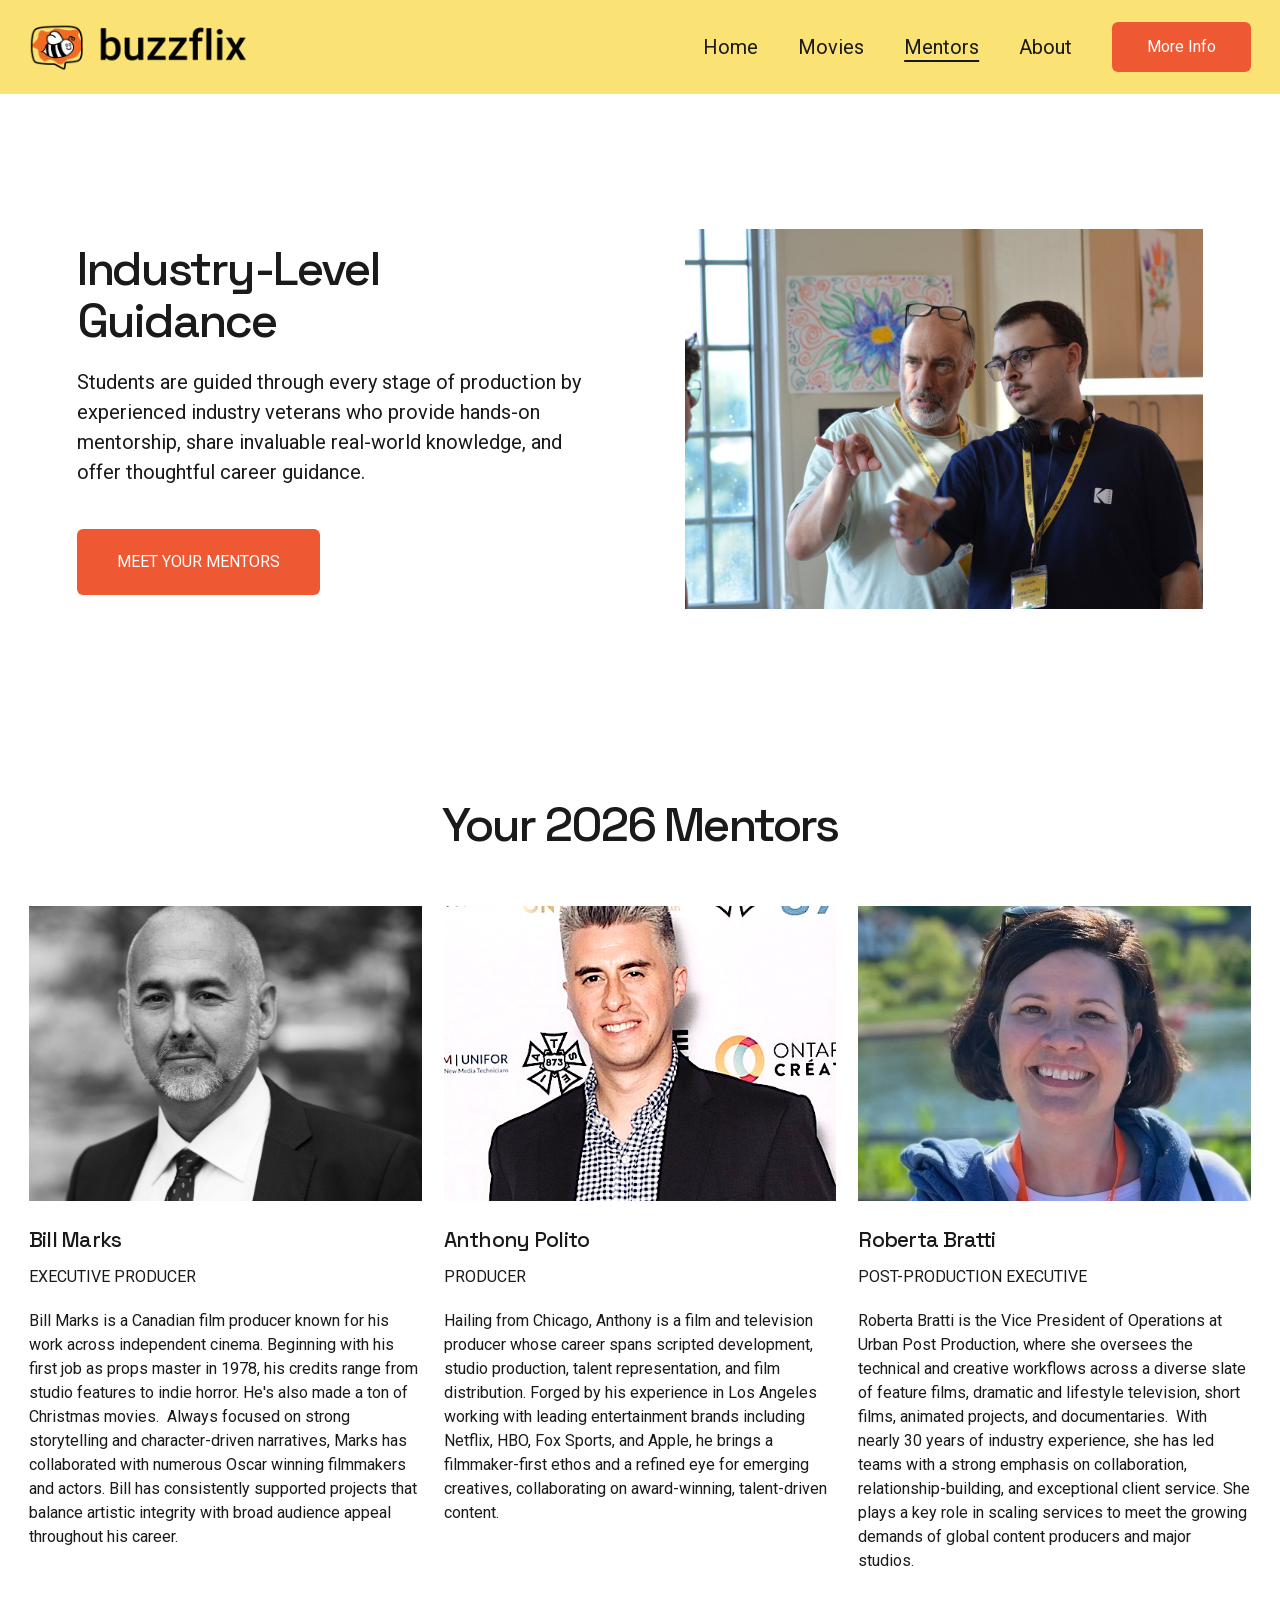
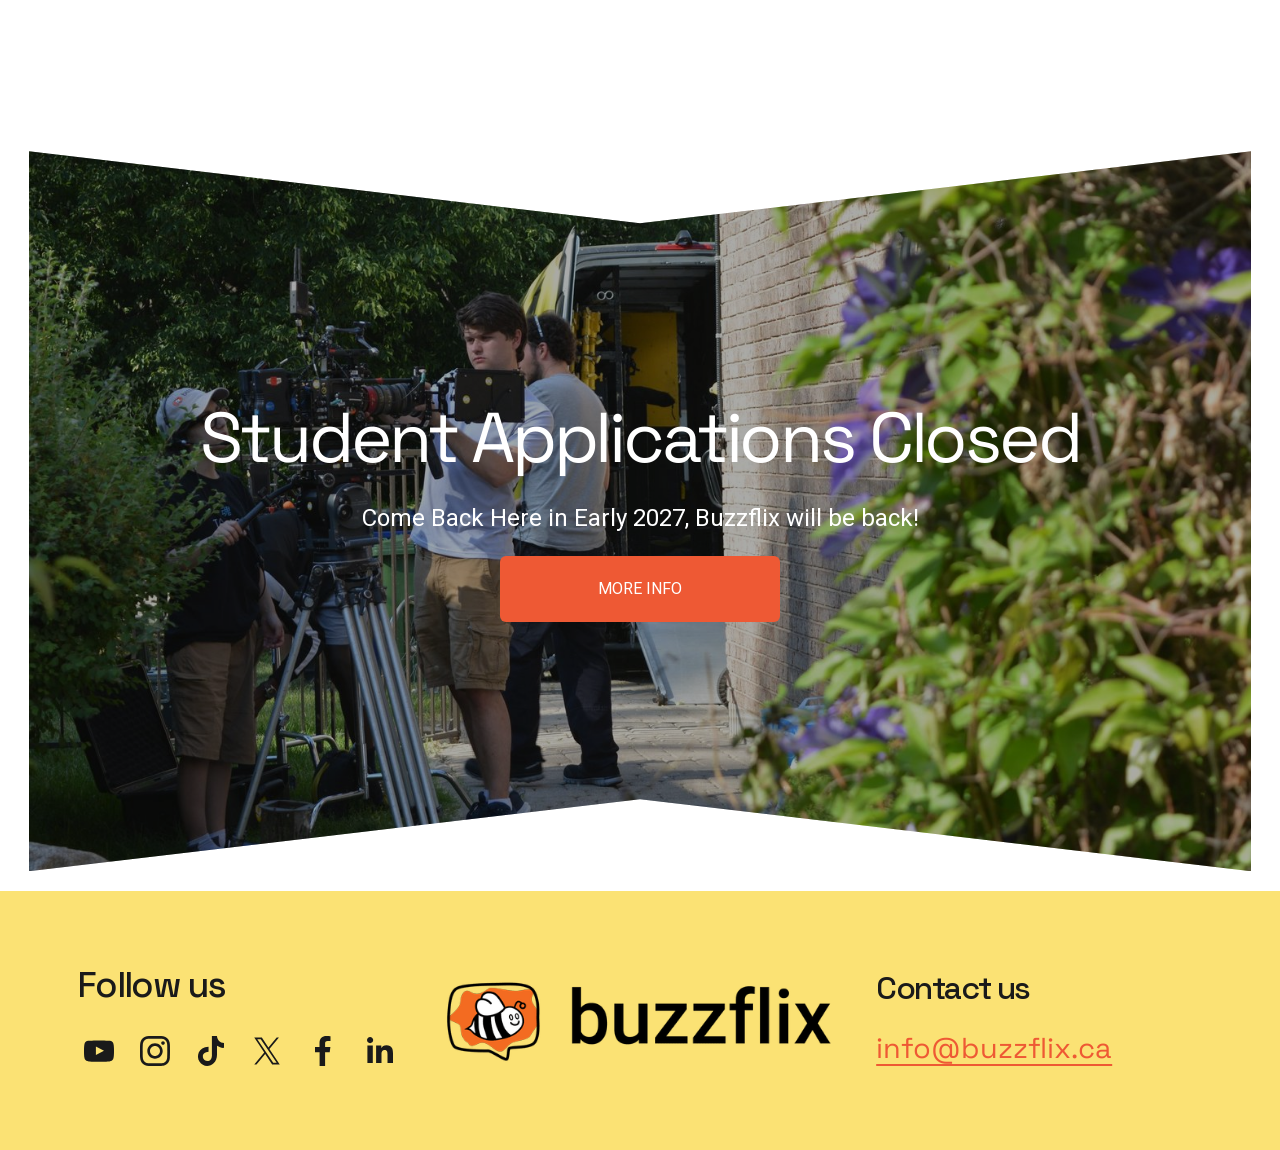
<file: mentors.html>
<!doctype html>
<html lang="en-CA"><head><meta charset="utf-8"><meta name="viewport" content="width=device-width,initial-scale=1"><meta name="description" content="Join Buzzflix Mentors to access industry insiders offering hands-on guidance and career advice in film and television production."><title>Mentors | Learn from Industry Experts Today — Buzzflix</title><link rel="stylesheet" href="assets/css/fonts.css"><link rel="stylesheet" href="assets/css/tokens.css"><link rel="stylesheet" href="assets/css/base.css"><link rel="stylesheet" href="assets/css/components.css"><link rel="stylesheet" href="assets/css/pages.css"><script type="module" src="assets/js/main.js"></script></head><body><a class="skip-link" href="#main">
 Skip to content
</a>
<header class="site-header">
 <a aria-label="Buzzflix home" class="brand" href="index.html">
  <img alt="Buzzflix" decoding="async" loading="eager" src="assets/images/buzzflix-b-1--2cb0f06.png" style="object-position:50.0% 50.0%"/>
 </a>
 <button aria-controls="main-nav" aria-expanded="false" class="menu-toggle">
  Menu
  <span aria-hidden="true">
   ☰
  </span>
 </button>
 <nav aria-label="Main navigation" id="main-nav">
  <a data-page="home" href="index.html">
   Home
  </a>
  <a data-page="movies" href="movies.html">
   Movies
  </a>
  <a data-page="mentors" aria-current="page" href="mentors.html">
   Mentors
  </a>
  <a data-page="about" href="about.html">
   About
  </a>
  <a class="button" href="https://www.youtube.com/@buzzflix_ca">
   More Info
  </a>
 </nav>
</header>
<main id="main"><section class="split-hero mentors-hero">
 <img alt="Buzzflix on set" decoding="async" loading="eager" src="assets/images/copy-of-dsc-0270-2ce3809.jpg" style="object-position:50.0% 50.0%"/>
 <div>
  <h1>
   Industry-Level Guidance
  </h1>
  <p>
   Students are guided through every stage of production by experienced industry veterans who provide hands-on mentorship, share invaluable real-world knowledge, and offer thoughtful career guidance.
  </p>
  <a class="button" href="#mentors-title">
   Meet Your Mentors
  </a>
 </div>
</section>
<section aria-labelledby="mentors-title" class="section mentors">
 <h2 class="section-title" id="mentors-title">
  Your 2026 Mentors
 </h2>
 <div class="carousel" data-carousel="">
  <div aria-label="Your 2026 Mentors" aria-roledescription="carousel" class="carousel-track" tabindex="0">
   <article class="card">
    <img alt="Bill Marks" decoding="async" loading="lazy" src="assets/images/mv5bzdqzzwnjmwmtzgm0zi00zwi3lwfiyzgtnjq0ngyzzwi2mzqyxke-3e754f8.jpg" style="object-position:50.0% 50.0%"/>
    <h3>
     Bill Marks
    </h3>
    <div>
     <p>
      EXECUTIVE PRODUCER
     </p>
     <p>
      Bill Marks is a Canadian film producer known for his work across independent cinema. Beginning with his first job as props master in 1978, his credits range from studio features to indie horror. He's also made a ton of Christmas movies.  Always focused on strong storytelling and character-driven narratives, Marks has collaborated with numerous Oscar winning filmmakers and actors. Bill has consistently supported projects that balance artistic integrity with broad audience appeal throughout his career.
     </p>
    </div>
   </article>
   <article class="card">
    <img alt="Anthony Polito" decoding="async" loading="lazy" src="assets/images/tony-new-headshot-buzzflix-f2b2c0c.png" style="object-position:47.13313896987366% 23.20290036254532%"/>
    <h3>
     Anthony Polito
    </h3>
    <div>
     <p>
      PRODUCER
     </p>
     <p>
      Hailing from Chicago, Anthony is a film and television producer whose career spans scripted development, studio production, talent representation, and film distribution. Forged by his experience in Los Angeles working with leading entertainment brands including Netflix, HBO, Fox Sports, and Apple, he brings a filmmaker-first ethos and a refined eye for emerging creatives, collaborating on award-winning, talent-driven content.
     </p>
    </div>
   </article>
   <article class="card">
    <img alt="Roberta Bratti" decoding="async" loading="lazy" src="assets/images/rb-f9c3452.jpg" style="object-position:50.0% 50.0%"/>
    <h3>
     Roberta Bratti
    </h3>
    <div>
     <p>
      POST-PRODUCTION EXECUTIVE
     </p>
     <p>
      Roberta Bratti is the Vice President of Operations at Urban Post Production, where she oversees the technical and creative workflows across a diverse slate of feature films, dramatic and lifestyle television, short films, animated projects, and documentaries.  With nearly 30 years of industry experience, she has led teams with a strong emphasis on collaboration, relationship-building, and exceptional client service. She plays a key role in scaling services to meet the growing demands of global content producers and major studios.
     </p>
    </div>
   </article>
   <article class="card">
    <img alt="James Griffith" decoding="async" loading="lazy" src="assets/images/1000017807-73b6d9d.jpg" style="object-position:50.0% 50.0%"/>
    <h3>
     James Griffith
    </h3>
    <div>
     <p>
      CINEMATOGRAPHER
     </p>
     <p>
      James is a Toronto-based cinematographer working across feature film and television, with 28 feature credits. Beginning in commercials in the 1990s, he developed a disciplined eye for lighting and composition and is known for combining cinematic precision with the adaptability of television production. His collaborators include 20th Century Fox, Discovery Channel, National Geographic, CTV, CBC, Pepsi, and Nike. His work on the DGA Award–winning
      <em>
       The Holy Hustle
      </em>
      strengthened his reputation for visual storytelling, and he earned Best Cinematography honors for
      <em>
       Darken
      </em>
      .
     </p>
    </div>
   </article>
   <article class="card">
    <img alt="Gail Harvey" decoding="async" loading="lazy" src="assets/images/gail-harvey-2ab0c4d.jpg" style="object-position:50.0% 50.0%"/>
    <h3>
     Gail Harvey
    </h3>
    <div>
     <p>
      DIRECTOR &amp; PRODUCER
     </p>
     <p>
      Gail Harvey is a multi‑award‑winning television and film director and producer with extensive experience across network and streaming platforms. She has made five award-winning feature films. Harvey has directed six movies for Lifetime, including No One Would Tell, which won the Canadian Screen Award for best direction in a TV movie, and Gone Mom, winner of best feature film at the Los Angeles Independent Women Film Awards. A highly visual storyteller, her award-winning television credits include Virgin River (Netflix), You Me Her (CraveTV/Netflix), Sullivan’s Crossing (CTV/CW), Northern Rescue (Netflix/CBC), The Line (HBO), and Pretty Hard Cases (CBC).
     </p>
    </div>
   </article>
   <article class="card">
    <img alt="Sean Buckley" decoding="async" loading="lazy" src="assets/images/sean-b4cc428.jpg" style="object-position:50.0% 50.0%"/>
    <h3>
     Sean Buckley
    </h3>
    <div>
     <p>
      DIRECTOR &amp; PRODUCER
     </p>
     <p>
      Sean Buckley is an award-winning director, producer, entrepreneur and is the driving force behind Buck Productions. Over the past 30 years, Buck Productions has become one of the most recognizable content houses in North America, known for pushing storytelling boundaries across a plethora of mediums. Sean lives and breathes the corporate motto, Versatile as Buck, producing everything from Unscripted Television to Documentary Films, to Feature Films and has pioneered the Branded Content landscape. Sean recognized the early potential of branded entertainment and since then has overseen innovative campaigns for some of the world's most influential global brands companies.
     </p>
    </div>
   </article>
   <article class="card">
    <img alt="John Laing" decoding="async" loading="lazy" src="assets/images/layer-3-4e34a9b.png" style="object-position:50.0% 50.0%"/>
    <h3>
     John Laing
    </h3>
    <div>
     <p>
      EXECUTIVE PRODUCER
     </p>
     <p>
      John Laing is a multiple Genie, Gemini, CSA, and Emmy Award–winning filmmaker and mentor, and the co-owner and managing partner of Urban Post Production Inc., Beginning his career in 1987, John trained under some of Canada’s most renowned directors—including Norman Jewison, David Cronenberg, Peter Medak, Mark Rydell, and Kevin Reynolds. Urban Post Production has delivered hundreds of feature film and television projects to major global partners including Netflix, Amazon, Apple TV, HBO, Sony Pictures, Paramount, Lionsgate, and Fox Searchlight.
     </p>
    </div>
   </article>
   <article class="card">
    <img alt="Kimberley Nash" decoding="async" loading="lazy" src="assets/images/facetune-29-03-2026-23-55-16-8d1279a.jpeg" style="object-position:47.97586918558501% 14.401800225028127%"/>
    <h3>
     Kimberley Nash
    </h3>
    <div>
     <p>
      PRODUCTION DESIGNER
     </p>
     <p>
      As a former Windsorite, Kim began her journey at WCCA (Walkerville Centre for the Creative Arts). Nearly two decades later, she has over 15 years experience in film, television, and stage production. She has developed a multidisciplinary career as a Production Designer and Prop Master, with a background that spans roles throughout the art department including set decoration, prop sourcing &amp; fabrication, scenic painting, and graphic design. She is passionate about curating immersive environments that translate creative vision both on set and on screen. Her most recent credits include teen horror Sweetness (dir. Emma Higgins) and Love is Not the Answer (dir. Michael Cera).
     </p>
    </div>
   </article>
   <article class="card">
    <img alt="Alpha Nicky" decoding="async" loading="lazy" src="assets/images/alpha-nicky-1980-45d0ff5.jpg" style="object-position:47.59984999062441% 35.2022001375086%"/>
    <h3>
     Alpha Nicky
    </h3>
    <div>
     <p>
      DIRECTOR
     </p>
     <p>
      Alpha is an award-winning French filmmaker based in Toronto. She started her career creating dynamic promotional content for agencies in Paris and London. She then specialized in fiction and documentaries.Over the course of a decade, her work has received recognition from numerous festivals around the world. Her foray into television resulted in nominations at the 2025 Canadian Screen Awards and Prix Gémeaux. She describes herself as a filmmaker passionate about pushing the boundaries of traditional storytelling and with an appetite for original stories.
     </p>
    </div>
   </article>
   <article class="card">
    <img alt="Jason Meloche" decoding="async" loading="lazy" src="assets/images/img-8121-1--975e219.jpeg" style="object-position:50.0% 50.0%"/>
    <h3>
     Jason Meloche
    </h3>
    <div>
     <p>
      ENTERTAINMENT LAWYER
     </p>
     <p>
      Jason is a litigation and entertainment lawyer whose career spans performance, production, finance, and law. A former professional performer who appeared internationally in
      <em>
       Miss Saigon
      </em>
      and
      <em>
       Les Misérables
      </em>
      , he brings an insider’s perspective to the industry. Since 2012, he has worked across film and television in business development, legal affairs, and creative industries banking, including roles at White Pine Pictures, National Bank, and RBC, advising independent producers and media companies on financing, structuring, and growth. He is a former Vice Chair of the OBA’s Entertainment, Media and Communications Law Section.
     </p>
    </div>
   </article>
   <article class="card">
    <img alt="Lee Kestenberg" decoding="async" loading="lazy" src="assets/images/img-2837-63aeda1.jpeg" style="object-position:50.0% 50.0%"/>
    <h3>
     Lee Kestenberg
    </h3>
    <div>
     <p>
      ASSISTANT DIRECTOR
     </p>
     <p>
      Lee is a Toronto based 1st AD that has been working in production for over 25 years. From feature films and episodic television on a range of genres, the scheduling and logistical insights as well as creative vision is an invaluable on set contribution he brings to any production. Sharing the ins and outs of filming, constantly learning and perfecting his craft and emphasizing team-building are all fundamentals he is able to bring to the young filmmakers in the program.
     </p>
    </div>
   </article>
   <article class="card">
    <img alt="More to be Announced" decoding="async" loading="lazy" src="assets/images/mystery-c5fd232.jpg" style="object-position:50.0% 50.0%"/>
    <h3>
     More to be Announced
    </h3>
    <div>
     <p>
      We have a growing list of seasoned industry professionals who are excited to work alongside and mentor students.
     </p>
     <p>
      Follow us on
      <a href="https://www.instagram.com/buzzflix_ca/">
       Instagram
      </a>
      to stay updated.
     </p>
    </div>
   </article>
  </div>
 </div>
</section>
<section class="application-banner">
 <img alt="Buzzflix production crew" decoding="async" loading="lazy" src="assets/images/dsc-0533-1--632f82d.jpg" style="object-position:50.0% 50.0%"/>
 <div>
  <h2>
   Student Applications Closed
  </h2>
  <p>
   Come Back Here in Early 2027, Buzzflix will be back!
  </p>
  <a class="button" href="https://www.youtube.com/@buzzflix_ca">
   More Info
  </a>
 </div>
</section>
</main><footer class="site-footer">
 <div>
  <h2>
   Follow us
  </h2>
  <nav aria-label="Social media" class="social-links">
   <a aria-label="YouTube" href="https://www.youtube.com/@buzzflix_ca">
    <svg aria-hidden="true" focusable="false" viewBox="0 0 64 64">
     <g class="svg-icon">
      <path d="M46.7,26c0,0-0.3-2.1-1.2-3c-1.1-1.2-2.4-1.2-3-1.3C38.3,21.4,32,21.4,32,21.4h0 c0,0-6.3,0-10.5,0.3c-0.6,0.1-1.9,0.1-3,1.3c-0.9,0.9-1.2,3-1.2,3S17,28.4,17,30.9v2.3c0,2.4,0.3,4.9,0.3,4.9s0.3,2.1,1.2,3 c1.1,1.2,2.6,1.2,3.3,1.3c2.4,0.2,10.2,0.3,10.2,0.3s6.3,0,10.5-0.3c0.6-0.1,1.9-0.1,3-1.3c0.9-0.9,1.2-3,1.2-3s0.3-2.4,0.3-4.9 v-2.3C47,28.4,46.7,26,46.7,26z M28.9,35.9l0-8.4l8.1,4.2L28.9,35.9z">
      </path>
     </g>
    </svg>
   </a>
   <a aria-label="Instagram" href="https://www.instagram.com/buzzflix_ca/">
    <svg aria-hidden="true" focusable="false" viewBox="0 0 64 64">
     <g class="svg-icon">
      <path d="M46.91,25.816c-0.073-1.597-0.326-2.687-0.697-3.641c-0.383-0.986-0.896-1.823-1.73-2.657c-0.834-0.834-1.67-1.347-2.657-1.73c-0.954-0.371-2.045-0.624-3.641-0.697C36.585,17.017,36.074,17,32,17s-4.585,0.017-6.184,0.09c-1.597,0.073-2.687,0.326-3.641,0.697c-0.986,0.383-1.823,0.896-2.657,1.73c-0.834,0.834-1.347,1.67-1.73,2.657c-0.371,0.954-0.624,2.045-0.697,3.641C17.017,27.415,17,27.926,17,32c0,4.074,0.017,4.585,0.09,6.184c0.073,1.597,0.326,2.687,0.697,3.641c0.383,0.986,0.896,1.823,1.73,2.657c0.834,0.834,1.67,1.347,2.657,1.73c0.954,0.371,2.045,0.624,3.641,0.697C27.415,46.983,27.926,47,32,47s4.585-0.017,6.184-0.09c1.597-0.073,2.687-0.326,3.641-0.697c0.986-0.383,1.823-0.896,2.657-1.73c0.834-0.834,1.347-1.67,1.73-2.657c0.371-0.954,0.624-2.045,0.697-3.641C46.983,36.585,47,36.074,47,32S46.983,27.415,46.91,25.816z M44.21,38.061c-0.067,1.462-0.311,2.257-0.516,2.785c-0.272,0.7-0.597,1.2-1.122,1.725c-0.525,0.525-1.025,0.85-1.725,1.122c-0.529,0.205-1.323,0.45-2.785,0.516c-1.581,0.072-2.056,0.087-6.061,0.087s-4.48-0.015-6.061-0.087c-1.462-0.067-2.257-0.311-2.785-0.516c-0.7-0.272-1.2-0.597-1.725-1.122c-0.525-0.525-0.85-1.025-1.122-1.725c-0.205-0.529-0.45-1.323-0.516-2.785c-0.072-1.582-0.087-2.056-0.087-6.061s0.015-4.48,0.087-6.061c0.067-1.462,0.311-2.257,0.516-2.785c0.272-0.7,0.597-1.2,1.122-1.725c0.525-0.525,1.025-0.85,1.725-1.122c0.529-0.205,1.323-0.45,2.785-0.516c1.582-0.072,2.056-0.087,6.061-0.087s4.48,0.015,6.061,0.087c1.462,0.067,2.257,0.311,2.785,0.516c0.7,0.272,1.2,0.597,1.725,1.122c0.525,0.525,0.85,1.025,1.122,1.725c0.205,0.529,0.45,1.323,0.516,2.785c0.072,1.582,0.087,2.056,0.087,6.061S44.282,36.48,44.21,38.061z M32,24.297c-4.254,0-7.703,3.449-7.703,7.703c0,4.254,3.449,7.703,7.703,7.703c4.254,0,7.703-3.449,7.703-7.703C39.703,27.746,36.254,24.297,32,24.297z M32,37c-2.761,0-5-2.239-5-5c0-2.761,2.239-5,5-5s5,2.239,5,5C37,34.761,34.761,37,32,37z M40.007,22.193c-0.994,0-1.8,0.806-1.8,1.8c0,0.994,0.806,1.8,1.8,1.8c0.994,0,1.8-0.806,1.8-1.8C41.807,22.999,41.001,22.193,40.007,22.193z">
      </path>
     </g>
    </svg>
   </a>
   <a aria-label="TikTok" href="https://www.tiktok.com/@buzzflix_ca">
    <svg aria-hidden="true" focusable="false" viewBox="0 0 64 64">
     <path d="M37.9281 17C38.4298 21.2545 40.825 23.7941 45 24.0658V28.8451C42.5859 29.0794 40.4652 28.3016 38.0038 26.821V35.7423C38.0038 47.147 25.4788 50.7361 20.4233 42.5457C17.1856 37.3073 19.1642 28.1048 29.5496 27.73V32.781C28.7296 32.9058 27.9219 33.1002 27.1355 33.362C24.835 34.1398 23.5191 35.583 23.8883 38.1413C24.5889 43.033 33.6584 44.4856 32.901 34.9176V17H37.9091H37.9281Z">
     </path>
    </svg>
   </a>
   <a aria-label="X" href="https://x.com/buzzflix_ca">
    <svg aria-hidden="true" focusable="false" viewBox="0 0 64 64">
     <g class="svg-icon">
      <path d="M34.426 29.9327L43.9189 18.5H41.6694L33.4267 28.4268L26.8432 18.5H19.25L29.2055 33.5111L19.25 45.5H21.4997L30.2042 35.0169L37.1568 45.5H44.75L34.426 29.9327ZM22.3102 20.2546H25.7656L41.6704 43.8252H38.2151L22.3102 20.2546Z">
      </path>
     </g>
    </svg>
   </a>
   <a aria-label="Facebook" href="https://www.facebook.com/people/Buzzflix/61586788932011/">
    <svg aria-hidden="true" focusable="false" viewBox="0 0 64 64">
     <g class="svg-icon">
      <path d="M34.1,47V33.3h4.6l0.7-5.3h-5.3v-3.4c0-1.5,0.4-2.6,2.6-2.6l2.8,0v-4.8c-0.5-0.1-2.2-0.2-4.1-0.2 c-4.1,0-6.9,2.5-6.9,7V28H24v5.3h4.6V47H34.1z">
      </path>
     </g>
    </svg>
   </a>
   <a aria-label="LinkedIn" href="https://www.linkedin.com/company/buzzflix-inc/">
    <svg aria-hidden="true" focusable="false" viewBox="0 0 64 64">
     <g class="svg-icon">
      <path d="M20.4,44h5.4V26.6h-5.4V44z M23.1,18c-1.7,0-3.1,1.4-3.1,3.1c0,1.7,1.4,3.1,3.1,3.1 c1.7,0,3.1-1.4,3.1-3.1C26.2,19.4,24.8,18,23.1,18z M39.5,26.2c-2.6,0-4.4,1.4-5.1,2.8h-0.1v-2.4h-5.2V44h5.4v-8.6 c0-2.3,0.4-4.5,3.2-4.5c2.8,0,2.8,2.6,2.8,4.6V44H46v-9.5C46,29.8,45,26.2,39.5,26.2z">
      </path>
     </g>
    </svg>
   </a>
  </nav>
 </div>
 <a class="footer-brand" href="index.html">
  <img alt="Buzzflix" decoding="async" loading="eager" src="assets/images/buzzflix-b-1--2cb0f06.png" style="object-position:50.0% 50.0%"/>
 </a>
 <div>
  <h2>
   Contact us
  </h2>
  <a class="contact" href="mailto:info@buzzflix.ca">
   info@buzzflix.ca
  </a>
 </div>
</footer>
</body></html>
</file>
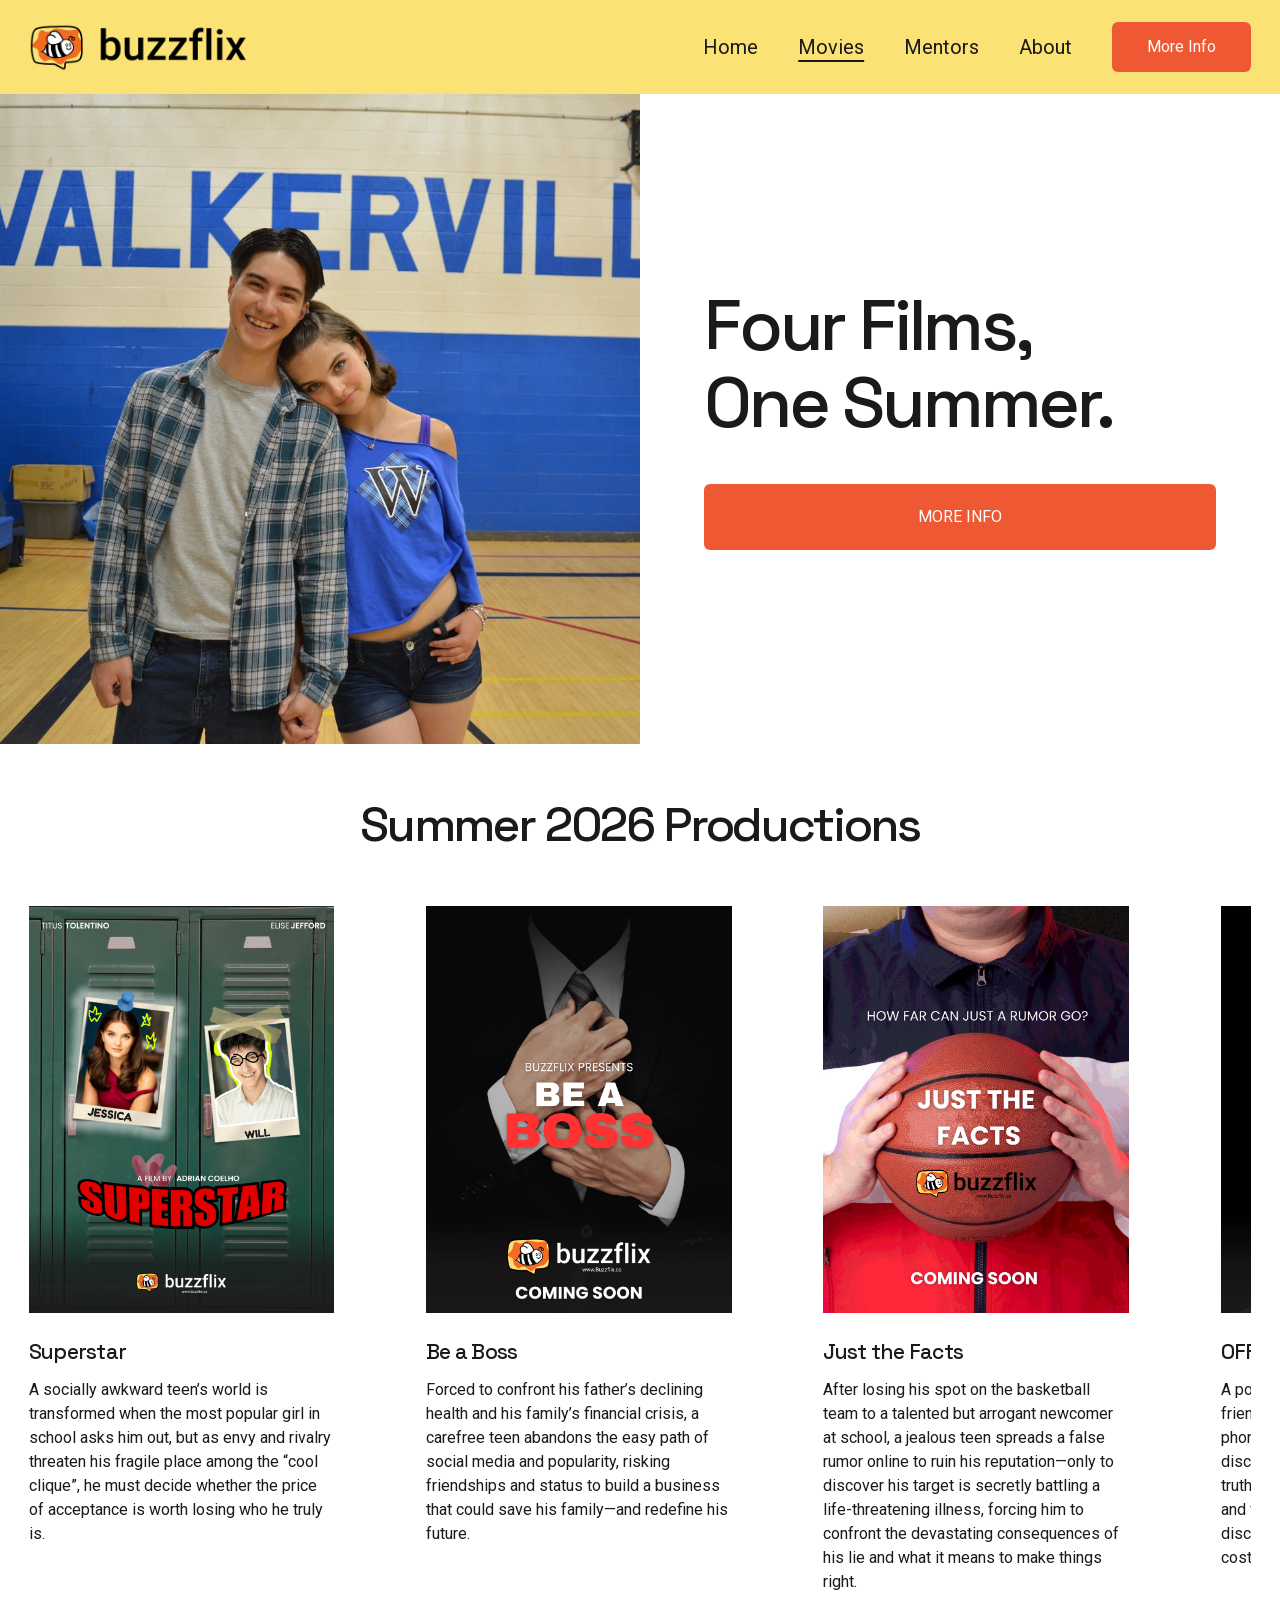
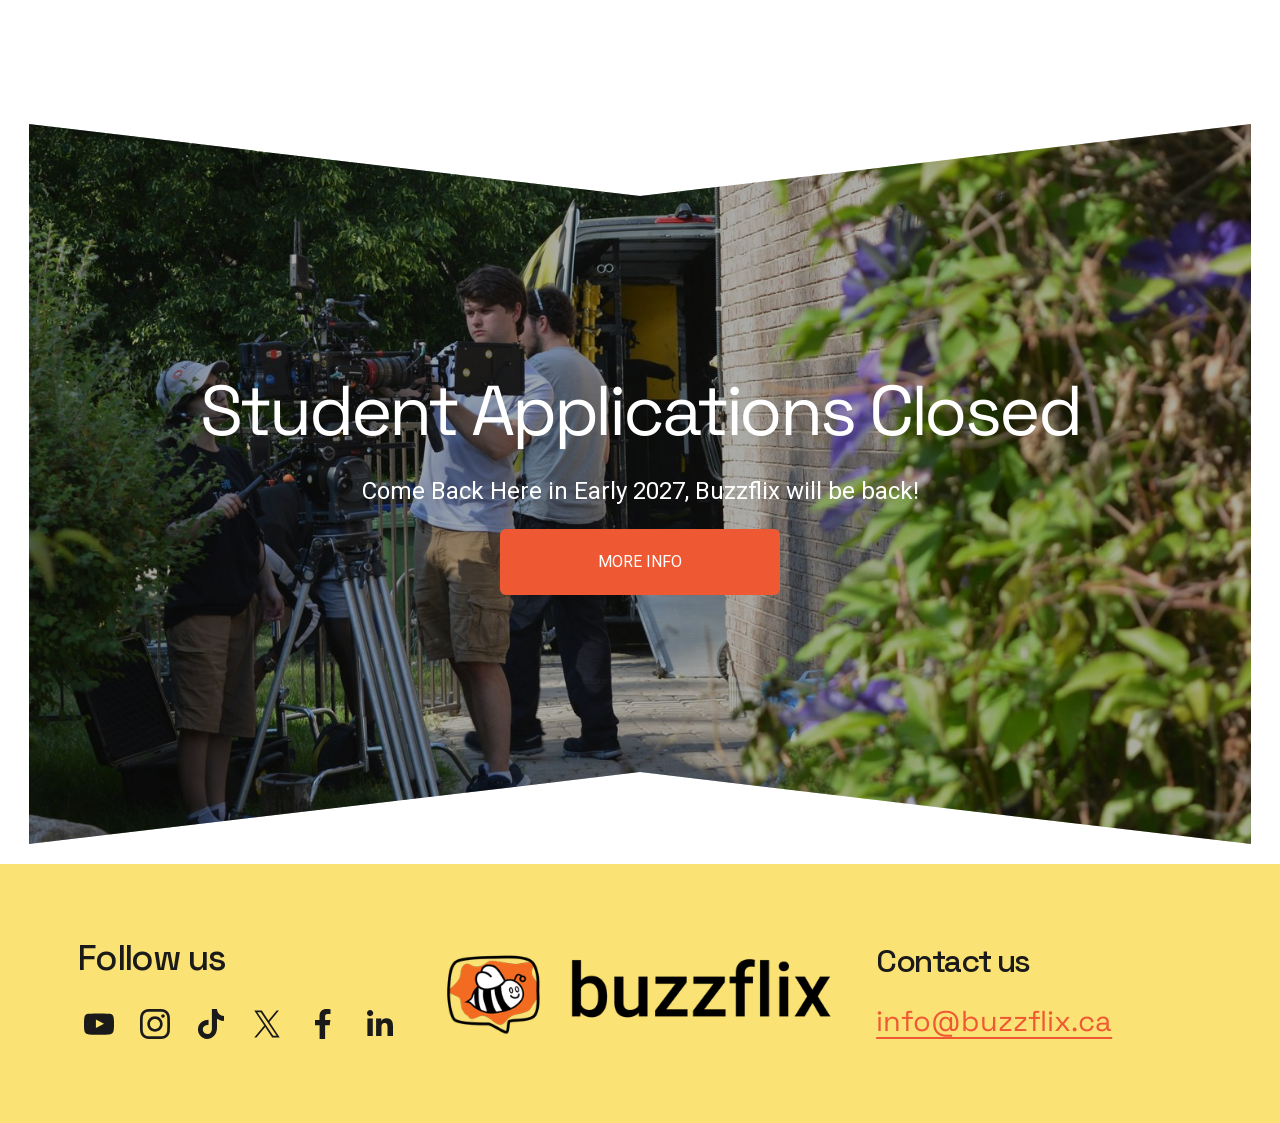
<file: movies.html>
<!doctype html>
<html lang="en-CA"><head><meta charset="utf-8"><meta name="viewport" content="width=device-width,initial-scale=1"><meta name="description" content="Explore Buzzflix's movies showcasing impactful stories about digital detox, reputation, acceptance, and entrepreneurship tailored for high school students. Apply now for Summer 2026."><title>Movies | Discover, Connect, Act Now — Buzzflix</title><link rel="stylesheet" href="assets/css/fonts.css"><link rel="stylesheet" href="assets/css/tokens.css"><link rel="stylesheet" href="assets/css/base.css"><link rel="stylesheet" href="assets/css/components.css"><link rel="stylesheet" href="assets/css/pages.css"><script type="module" src="assets/js/main.js"></script></head><body><a class="skip-link" href="#main">
 Skip to content
</a>
<header class="site-header">
 <a aria-label="Buzzflix home" class="brand" href="index.html">
  <img alt="Buzzflix" decoding="async" loading="eager" src="assets/images/buzzflix-b-1--2cb0f06.png" style="object-position:50.0% 50.0%"/>
 </a>
 <button aria-controls="main-nav" aria-expanded="false" class="menu-toggle">
  Menu
  <span aria-hidden="true">
   ☰
  </span>
 </button>
 <nav aria-label="Main navigation" id="main-nav">
  <a data-page="home" href="index.html">
   Home
  </a>
  <a data-page="movies" aria-current="page" href="movies.html">
   Movies
  </a>
  <a data-page="mentors" href="mentors.html">
   Mentors
  </a>
  <a data-page="about" href="about.html">
   About
  </a>
  <a class="button" href="https://www.youtube.com/@buzzflix_ca">
   More Info
  </a>
 </nav>
</header>
<main id="main"><section class="split-hero movies-hero">
 <img alt="Buzzflix on set" decoding="async" loading="eager" src="assets/images/copy-of-dsc-0056-fea08f3.jpg" style="object-position:50.0% 50.0%"/>
 <div>
  <h1>
   Four Films,
   <br/>
   One Summer.
  </h1>
  <a class="button" href="https://www.youtube.com/@buzzflix_ca">
   More Info
  </a>
 </div>
</section>
<section aria-labelledby="movies-title" class="section movies">
 <h2 class="section-title" id="movies-title">
  Summer 2026 Productions
 </h2>
 <div class="carousel" data-carousel="">
  <div aria-label="Summer 2026 Productions" aria-roledescription="carousel" class="carousel-track" tabindex="0">
   <article class="card">
    <img alt="Superstar" decoding="async" loading="lazy" src="assets/images/superstar-dc2883a.png" style="object-position:50.0% 50.0%"/>
    <h3>
     Superstar
    </h3>
    <div>
     <p>
      A socially awkward teen’s world is transformed when the most popular girl in school asks him out, but as envy and rivalry threaten his fragile place among the “cool clique”, he must decide whether the price of acceptance is worth losing who he truly is.
     </p>
    </div>
   </article>
   <article class="card">
    <img alt="Be a Boss" decoding="async" loading="lazy" src="assets/images/be-a-boss-c45bd1c.png" style="object-position:50.0% 50.0%"/>
    <h3>
     Be a Boss
    </h3>
    <div>
     <p>
      Forced to confront his father’s declining health and his family’s financial crisis, a carefree teen abandons the easy path of social media and popularity, risking friendships and status to build a business that could save his family—and redefine his future.
     </p>
    </div>
   </article>
   <article class="card">
    <img alt="Just the Facts" decoding="async" loading="lazy" src="assets/images/just-the-facts-7c0ad91.png" style="object-position:50.0% 50.0%"/>
    <h3>
     Just the Facts
    </h3>
    <div>
     <p>
      After losing his spot on the basketball team to a talented but arrogant newcomer at school, a jealous teen spreads a false rumor online to ruin his reputation—only to discover his target is secretly battling a life-threatening illness, forcing him to confront the devastating consequences of his lie and what it means to make things right.
     </p>
    </div>
   </article>
   <article class="card">
    <img alt="OFF-LINE" decoding="async" loading="lazy" src="assets/images/off-line-56d0027.png" style="object-position:50.0% 50.0%"/>
    <h3>
     OFF-LINE
    </h3>
    <div>
     <p>
      A popular high school senior shocks her friends and community by giving up her phone for a 30-day digital detox—only to discover that going offline exposes hidden truths, fractures her carefully curated life, and forces her to decide whether disconnecting is freeing her… or quietly costing her everything.
     </p>
    </div>
   </article>
  </div>
 </div>
</section>
<section class="application-banner">
 <img alt="Buzzflix production crew" decoding="async" loading="lazy" src="assets/images/dsc-0533-1--efa6cd8.jpg" style="object-position:50.0% 50.0%"/>
 <div>
  <h2>
   Student Applications Closed
  </h2>
  <p>
   Come Back Here in Early 2027, Buzzflix will be back!
  </p>
  <a class="button" href="https://www.youtube.com/@buzzflix_ca">
   More Info
  </a>
 </div>
</section>
</main><footer class="site-footer">
 <div>
  <h2>
   Follow us
  </h2>
  <nav aria-label="Social media" class="social-links">
   <a aria-label="YouTube" href="https://www.youtube.com/@buzzflix_ca">
    <svg aria-hidden="true" focusable="false" viewBox="0 0 64 64">
     <g class="svg-icon">
      <path d="M46.7,26c0,0-0.3-2.1-1.2-3c-1.1-1.2-2.4-1.2-3-1.3C38.3,21.4,32,21.4,32,21.4h0 c0,0-6.3,0-10.5,0.3c-0.6,0.1-1.9,0.1-3,1.3c-0.9,0.9-1.2,3-1.2,3S17,28.4,17,30.9v2.3c0,2.4,0.3,4.9,0.3,4.9s0.3,2.1,1.2,3 c1.1,1.2,2.6,1.2,3.3,1.3c2.4,0.2,10.2,0.3,10.2,0.3s6.3,0,10.5-0.3c0.6-0.1,1.9-0.1,3-1.3c0.9-0.9,1.2-3,1.2-3s0.3-2.4,0.3-4.9 v-2.3C47,28.4,46.7,26,46.7,26z M28.9,35.9l0-8.4l8.1,4.2L28.9,35.9z">
      </path>
     </g>
    </svg>
   </a>
   <a aria-label="Instagram" href="https://www.instagram.com/buzzflix_ca/">
    <svg aria-hidden="true" focusable="false" viewBox="0 0 64 64">
     <g class="svg-icon">
      <path d="M46.91,25.816c-0.073-1.597-0.326-2.687-0.697-3.641c-0.383-0.986-0.896-1.823-1.73-2.657c-0.834-0.834-1.67-1.347-2.657-1.73c-0.954-0.371-2.045-0.624-3.641-0.697C36.585,17.017,36.074,17,32,17s-4.585,0.017-6.184,0.09c-1.597,0.073-2.687,0.326-3.641,0.697c-0.986,0.383-1.823,0.896-2.657,1.73c-0.834,0.834-1.347,1.67-1.73,2.657c-0.371,0.954-0.624,2.045-0.697,3.641C17.017,27.415,17,27.926,17,32c0,4.074,0.017,4.585,0.09,6.184c0.073,1.597,0.326,2.687,0.697,3.641c0.383,0.986,0.896,1.823,1.73,2.657c0.834,0.834,1.67,1.347,2.657,1.73c0.954,0.371,2.045,0.624,3.641,0.697C27.415,46.983,27.926,47,32,47s4.585-0.017,6.184-0.09c1.597-0.073,2.687-0.326,3.641-0.697c0.986-0.383,1.823-0.896,2.657-1.73c0.834-0.834,1.347-1.67,1.73-2.657c0.371-0.954,0.624-2.045,0.697-3.641C46.983,36.585,47,36.074,47,32S46.983,27.415,46.91,25.816z M44.21,38.061c-0.067,1.462-0.311,2.257-0.516,2.785c-0.272,0.7-0.597,1.2-1.122,1.725c-0.525,0.525-1.025,0.85-1.725,1.122c-0.529,0.205-1.323,0.45-2.785,0.516c-1.581,0.072-2.056,0.087-6.061,0.087s-4.48-0.015-6.061-0.087c-1.462-0.067-2.257-0.311-2.785-0.516c-0.7-0.272-1.2-0.597-1.725-1.122c-0.525-0.525-0.85-1.025-1.122-1.725c-0.205-0.529-0.45-1.323-0.516-2.785c-0.072-1.582-0.087-2.056-0.087-6.061s0.015-4.48,0.087-6.061c0.067-1.462,0.311-2.257,0.516-2.785c0.272-0.7,0.597-1.2,1.122-1.725c0.525-0.525,1.025-0.85,1.725-1.122c0.529-0.205,1.323-0.45,2.785-0.516c1.582-0.072,2.056-0.087,6.061-0.087s4.48,0.015,6.061,0.087c1.462,0.067,2.257,0.311,2.785,0.516c0.7,0.272,1.2,0.597,1.725,1.122c0.525,0.525,0.85,1.025,1.122,1.725c0.205,0.529,0.45,1.323,0.516,2.785c0.072,1.582,0.087,2.056,0.087,6.061S44.282,36.48,44.21,38.061z M32,24.297c-4.254,0-7.703,3.449-7.703,7.703c0,4.254,3.449,7.703,7.703,7.703c4.254,0,7.703-3.449,7.703-7.703C39.703,27.746,36.254,24.297,32,24.297z M32,37c-2.761,0-5-2.239-5-5c0-2.761,2.239-5,5-5s5,2.239,5,5C37,34.761,34.761,37,32,37z M40.007,22.193c-0.994,0-1.8,0.806-1.8,1.8c0,0.994,0.806,1.8,1.8,1.8c0.994,0,1.8-0.806,1.8-1.8C41.807,22.999,41.001,22.193,40.007,22.193z">
      </path>
     </g>
    </svg>
   </a>
   <a aria-label="TikTok" href="https://www.tiktok.com/@buzzflix_ca">
    <svg aria-hidden="true" focusable="false" viewBox="0 0 64 64">
     <path d="M37.9281 17C38.4298 21.2545 40.825 23.7941 45 24.0658V28.8451C42.5859 29.0794 40.4652 28.3016 38.0038 26.821V35.7423C38.0038 47.147 25.4788 50.7361 20.4233 42.5457C17.1856 37.3073 19.1642 28.1048 29.5496 27.73V32.781C28.7296 32.9058 27.9219 33.1002 27.1355 33.362C24.835 34.1398 23.5191 35.583 23.8883 38.1413C24.5889 43.033 33.6584 44.4856 32.901 34.9176V17H37.9091H37.9281Z">
     </path>
    </svg>
   </a>
   <a aria-label="X" href="https://x.com/buzzflix_ca">
    <svg aria-hidden="true" focusable="false" viewBox="0 0 64 64">
     <g class="svg-icon">
      <path d="M34.426 29.9327L43.9189 18.5H41.6694L33.4267 28.4268L26.8432 18.5H19.25L29.2055 33.5111L19.25 45.5H21.4997L30.2042 35.0169L37.1568 45.5H44.75L34.426 29.9327ZM22.3102 20.2546H25.7656L41.6704 43.8252H38.2151L22.3102 20.2546Z">
      </path>
     </g>
    </svg>
   </a>
   <a aria-label="Facebook" href="https://www.facebook.com/people/Buzzflix/61586788932011/">
    <svg aria-hidden="true" focusable="false" viewBox="0 0 64 64">
     <g class="svg-icon">
      <path d="M34.1,47V33.3h4.6l0.7-5.3h-5.3v-3.4c0-1.5,0.4-2.6,2.6-2.6l2.8,0v-4.8c-0.5-0.1-2.2-0.2-4.1-0.2 c-4.1,0-6.9,2.5-6.9,7V28H24v5.3h4.6V47H34.1z">
      </path>
     </g>
    </svg>
   </a>
   <a aria-label="LinkedIn" href="https://www.linkedin.com/company/buzzflix-inc/">
    <svg aria-hidden="true" focusable="false" viewBox="0 0 64 64">
     <g class="svg-icon">
      <path d="M20.4,44h5.4V26.6h-5.4V44z M23.1,18c-1.7,0-3.1,1.4-3.1,3.1c0,1.7,1.4,3.1,3.1,3.1 c1.7,0,3.1-1.4,3.1-3.1C26.2,19.4,24.8,18,23.1,18z M39.5,26.2c-2.6,0-4.4,1.4-5.1,2.8h-0.1v-2.4h-5.2V44h5.4v-8.6 c0-2.3,0.4-4.5,3.2-4.5c2.8,0,2.8,2.6,2.8,4.6V44H46v-9.5C46,29.8,45,26.2,39.5,26.2z">
      </path>
     </g>
    </svg>
   </a>
  </nav>
 </div>
 <a class="footer-brand" href="index.html">
  <img alt="Buzzflix" decoding="async" loading="eager" src="assets/images/buzzflix-b-1--2cb0f06.png" style="object-position:50.0% 50.0%"/>
 </a>
 <div>
  <h2>
   Contact us
  </h2>
  <a class="contact" href="mailto:info@buzzflix.ca">
   info@buzzflix.ca
  </a>
 </div>
</footer>
</body></html>
</file>
<file: assets/css/fonts.css>
/* latin-ext */
@font-face {
  font-family: 'Space Grotesk';
  font-style: normal;
  font-weight: 700;
  font-display: swap;
  src: url('../fonts/latin-ext-f76e862.woff2') format('woff2');
  unicode-range: U+0100-02BA, U+02BD-02C5, U+02C7-02CC, U+02CE-02D7, U+02DD-02FF, U+0304, U+0308, U+0329, U+1D00-1DBF, U+1E00-1E9F, U+1EF2-1EFF, U+2020, U+20A0-20AB, U+20AD-20C0, U+2113, U+2C60-2C7F, U+A720-A7FF;
}
/* latin */
@font-face {
  font-family: 'Space Grotesk';
  font-style: normal;
  font-weight: 700;
  font-display: swap;
  src: url('../fonts/latin-f6bf773.woff2') format('woff2');
  unicode-range: U+0000-00FF, U+0131, U+0152-0153, U+02BB-02BC, U+02C6, U+02DA, U+02DC, U+0304, U+0308, U+0329, U+2000-206F, U+20AC, U+2122, U+2191, U+2193, U+2212, U+2215, U+FEFF, U+FFFD;
}
/* vietnamese */
@font-face {
  font-family: 'Space Grotesk';
  font-style: normal;
  font-weight: 700;
  font-display: swap;
  src: url('../fonts/vietnamese-321a05a.woff2') format('woff2');
  unicode-range: U+0102-0103, U+0110-0111, U+0128-0129, U+0168-0169, U+01A0-01A1, U+01AF-01B0, U+0300-0301, U+0303-0304, U+0308-0309, U+0323, U+0329, U+1EA0-1EF9, U+20AB;
}
/* symbols */
@font-face {
  font-family: 'Roboto';
  font-style: normal;
  font-weight: 700;
  font-display: swap;
  src: url('../fonts/symbols-8190961.woff2') format('woff2');
  unicode-range: U+0001-000C, U+000E-001F, U+007F-009F, U+20DD-20E0, U+20E2-20E4, U+2150-218F, U+2190, U+2192, U+2194-2199, U+21AF, U+21E6-21F0, U+21F3, U+2218-2219, U+2299, U+22C4-22C6, U+2300-243F, U+2440-244A, U+2460-24FF, U+25A0-27BF, U+2800-28FF, U+2921-2922, U+2981, U+29BF, U+29EB, U+2B00-2BFF, U+4DC0-4DFF, U+FFF9-FFFB, U+10140-1018E, U+10190-1019C, U+101A0, U+101D0-101FD, U+102E0-102FB, U+10E60-10E7E, U+1D2C0-1D2D3, U+1D2E0-1D37F, U+1F000-1F0FF, U+1F100-1F1AD, U+1F1E6-1F1FF, U+1F30D-1F30F, U+1F315, U+1F31C, U+1F31E, U+1F320-1F32C, U+1F336, U+1F378, U+1F37D, U+1F382, U+1F393-1F39F, U+1F3A7-1F3A8, U+1F3AC-1F3AF, U+1F3C2, U+1F3C4-1F3C6, U+1F3CA-1F3CE, U+1F3D4-1F3E0, U+1F3ED, U+1F3F1-1F3F3, U+1F3F5-1F3F7, U+1F408, U+1F415, U+1F41F, U+1F426, U+1F43F, U+1F441-1F442, U+1F444, U+1F446-1F449, U+1F44C-1F44E, U+1F453, U+1F46A, U+1F47D, U+1F4A3, U+1F4B0, U+1F4B3, U+1F4B9, U+1F4BB, U+1F4BF, U+1F4C8-1F4CB, U+1F4D6, U+1F4DA, U+1F4DF, U+1F4E3-1F4E6, U+1F4EA-1F4ED, U+1F4F7, U+1F4F9-1F4FB, U+1F4FD-1F4FE, U+1F503, U+1F507-1F50B, U+1F50D, U+1F512-1F513, U+1F53E-1F54A, U+1F54F-1F5FA, U+1F610, U+1F650-1F67F, U+1F687, U+1F68D, U+1F691, U+1F694, U+1F698, U+1F6AD, U+1F6B2, U+1F6B9-1F6BA, U+1F6BC, U+1F6C6-1F6CF, U+1F6D3-1F6D7, U+1F6E0-1F6EA, U+1F6F0-1F6F3, U+1F6F7-1F6FC, U+1F700-1F7FF, U+1F800-1F80B, U+1F810-1F847, U+1F850-1F859, U+1F860-1F887, U+1F890-1F8AD, U+1F8B0-1F8BB, U+1F8C0-1F8C1, U+1F900-1F90B, U+1F93B, U+1F946, U+1F984, U+1F996, U+1F9E9, U+1FA00-1FA6F, U+1FA70-1FA7C, U+1FA80-1FA89, U+1FA8F-1FAC6, U+1FACE-1FADC, U+1FADF-1FAE9, U+1FAF0-1FAF8, U+1FB00-1FBFF;
}
/* cyrillic-ext */
@font-face {
  font-family: 'Roboto';
  font-style: normal;
  font-weight: 700;
  font-display: swap;
  src: url('../fonts/cyrillic-ext-8a17614.woff2') format('woff2');
  unicode-range: U+0460-052F, U+1C80-1C8A, U+20B4, U+2DE0-2DFF, U+A640-A69F, U+FE2E-FE2F;
}
/* vietnamese */
@font-face {
  font-family: 'Roboto';
  font-style: normal;
  font-weight: 700;
  font-display: swap;
  src: url('../fonts/vietnamese-47afded.woff2') format('woff2');
  unicode-range: U+0102-0103, U+0110-0111, U+0128-0129, U+0168-0169, U+01A0-01A1, U+01AF-01B0, U+0300-0301, U+0303-0304, U+0308-0309, U+0323, U+0329, U+1EA0-1EF9, U+20AB;
}
/* latin */
@font-face {
  font-family: 'Roboto';
  font-style: normal;
  font-weight: 700;
  font-display: swap;
  src: url('../fonts/latin-d89f165.woff2') format('woff2');
  unicode-range: U+0000-00FF, U+0131, U+0152-0153, U+02BB-02BC, U+02C6, U+02DA, U+02DC, U+0304, U+0308, U+0329, U+2000-206F, U+20AC, U+2122, U+2191, U+2193, U+2212, U+2215, U+FEFF, U+FFFD;
}
/* cyrillic */
@font-face {
  font-family: 'Roboto';
  font-style: normal;
  font-weight: 700;
  font-display: swap;
  src: url('../fonts/cyrillic-c03c80e.woff2') format('woff2');
  unicode-range: U+0301, U+0400-045F, U+0490-0491, U+04B0-04B1, U+2116;
}
/* latin-ext */
@font-face {
  font-family: 'Roboto';
  font-style: normal;
  font-weight: 700;
  font-display: swap;
  src: url('../fonts/latin-ext-694844b.woff2') format('woff2');
  unicode-range: U+0100-02BA, U+02BD-02C5, U+02C7-02CC, U+02CE-02D7, U+02DD-02FF, U+0304, U+0308, U+0329, U+1D00-1DBF, U+1E00-1E9F, U+1EF2-1EFF, U+2020, U+20A0-20AB, U+20AD-20C0, U+2113, U+2C60-2C7F, U+A720-A7FF;
}
/* math */
@font-face {
  font-family: 'Roboto';
  font-style: normal;
  font-weight: 700;
  font-display: swap;
  src: url('../fonts/math-a44af01.woff2') format('woff2');
  unicode-range: U+0302-0303, U+0305, U+0307-0308, U+0310, U+0312, U+0315, U+031A, U+0326-0327, U+032C, U+032F-0330, U+0332-0333, U+0338, U+033A, U+0346, U+034D, U+0391-03A1, U+03A3-03A9, U+03B1-03C9, U+03D1, U+03D5-03D6, U+03F0-03F1, U+03F4-03F5, U+2016-2017, U+2034-2038, U+203C, U+2040, U+2043, U+2047, U+2050, U+2057, U+205F, U+2070-2071, U+2074-208E, U+2090-209C, U+20D0-20DC, U+20E1, U+20E5-20EF, U+2100-2112, U+2114-2115, U+2117-2121, U+2123-214F, U+2190, U+2192, U+2194-21AE, U+21B0-21E5, U+21F1-21F2, U+21F4-2211, U+2213-2214, U+2216-22FF, U+2308-230B, U+2310, U+2319, U+231C-2321, U+2336-237A, U+237C, U+2395, U+239B-23B7, U+23D0, U+23DC-23E1, U+2474-2475, U+25AF, U+25B3, U+25B7, U+25BD, U+25C1, U+25CA, U+25CC, U+25FB, U+266D-266F, U+27C0-27FF, U+2900-2AFF, U+2B0E-2B11, U+2B30-2B4C, U+2BFE, U+3030, U+FF5B, U+FF5D, U+1D400-1D7FF, U+1EE00-1EEFF;
}
/* greek */
@font-face {
  font-family: 'Roboto';
  font-style: normal;
  font-weight: 700;
  font-display: swap;
  src: url('../fonts/greek-90a1988.woff2') format('woff2');
  unicode-range: U+0370-0377, U+037A-037F, U+0384-038A, U+038C, U+038E-03A1, U+03A3-03FF;
}
/* greek-ext */
@font-face {
  font-family: 'Roboto';
  font-style: normal;
  font-weight: 700;
  font-display: swap;
  src: url('../fonts/greek-ext-60eab92.woff2') format('woff2');
  unicode-range: U+1F00-1FFF;
}
/* cyrillic-ext */
@font-face {
  font-family: 'Alegreya Sans';
  font-style: italic;
  font-weight: 400;
  font-display: swap;
  src: url('../fonts/cyrillic-ext-0cc4448.woff2') format('woff2');
  unicode-range: U+0460-052F, U+1C80-1C8A, U+20B4, U+2DE0-2DFF, U+A640-A69F, U+FE2E-FE2F;
}
/* vietnamese */
@font-face {
  font-family: 'Alegreya Sans';
  font-style: italic;
  font-weight: 400;
  font-display: swap;
  src: url('../fonts/vietnamese-580bf07.woff2') format('woff2');
  unicode-range: U+0102-0103, U+0110-0111, U+0128-0129, U+0168-0169, U+01A0-01A1, U+01AF-01B0, U+0300-0301, U+0303-0304, U+0308-0309, U+0323, U+0329, U+1EA0-1EF9, U+20AB;
}
/* greek-ext */
@font-face {
  font-family: 'Alegreya Sans';
  font-style: italic;
  font-weight: 400;
  font-display: swap;
  src: url('../fonts/greek-ext-ba80622.woff2') format('woff2');
  unicode-range: U+1F00-1FFF;
}
/* cyrillic */
@font-face {
  font-family: 'Alegreya Sans';
  font-style: italic;
  font-weight: 400;
  font-display: swap;
  src: url('../fonts/cyrillic-c4025cf.woff2') format('woff2');
  unicode-range: U+0301, U+0400-045F, U+0490-0491, U+04B0-04B1, U+2116;
}
/* latin */
@font-face {
  font-family: 'Alegreya Sans';
  font-style: italic;
  font-weight: 400;
  font-display: swap;
  src: url('../fonts/latin-d0b5517.woff2') format('woff2');
  unicode-range: U+0000-00FF, U+0131, U+0152-0153, U+02BB-02BC, U+02C6, U+02DA, U+02DC, U+0304, U+0308, U+0329, U+2000-206F, U+20AC, U+2122, U+2191, U+2193, U+2212, U+2215, U+FEFF, U+FFFD;
}
/* greek */
@font-face {
  font-family: 'Alegreya Sans';
  font-style: italic;
  font-weight: 400;
  font-display: swap;
  src: url('../fonts/greek-04e2f20.woff2') format('woff2');
  unicode-range: U+0370-0377, U+037A-037F, U+0384-038A, U+038C, U+038E-03A1, U+03A3-03FF;
}
/* latin-ext */
@font-face {
  font-family: 'Alegreya Sans';
  font-style: italic;
  font-weight: 400;
  font-display: swap;
  src: url('../fonts/latin-ext-2f683e9.woff2') format('woff2');
  unicode-range: U+0100-02BA, U+02BD-02C5, U+02C7-02CC, U+02CE-02D7, U+02DD-02FF, U+0304, U+0308, U+0329, U+1D00-1DBF, U+1E00-1E9F, U+1EF2-1EFF, U+2020, U+20A0-20AB, U+20AD-20C0, U+2113, U+2C60-2C7F, U+A720-A7FF;
}
/* vietnamese */
@font-face {
  font-family: 'Roboto';
  font-style: italic;
  font-weight: 700;
  font-display: swap;
  src: url('../fonts/vietnamese-5e69a9a.woff2') format('woff2');
  unicode-range: U+0102-0103, U+0110-0111, U+0128-0129, U+0168-0169, U+01A0-01A1, U+01AF-01B0, U+0300-0301, U+0303-0304, U+0308-0309, U+0323, U+0329, U+1EA0-1EF9, U+20AB;
}
/* math */
@font-face {
  font-family: 'Roboto';
  font-style: italic;
  font-weight: 700;
  font-display: swap;
  src: url('../fonts/math-4d17b44.woff2') format('woff2');
  unicode-range: U+0302-0303, U+0305, U+0307-0308, U+0310, U+0312, U+0315, U+031A, U+0326-0327, U+032C, U+032F-0330, U+0332-0333, U+0338, U+033A, U+0346, U+034D, U+0391-03A1, U+03A3-03A9, U+03B1-03C9, U+03D1, U+03D5-03D6, U+03F0-03F1, U+03F4-03F5, U+2016-2017, U+2034-2038, U+203C, U+2040, U+2043, U+2047, U+2050, U+2057, U+205F, U+2070-2071, U+2074-208E, U+2090-209C, U+20D0-20DC, U+20E1, U+20E5-20EF, U+2100-2112, U+2114-2115, U+2117-2121, U+2123-214F, U+2190, U+2192, U+2194-21AE, U+21B0-21E5, U+21F1-21F2, U+21F4-2211, U+2213-2214, U+2216-22FF, U+2308-230B, U+2310, U+2319, U+231C-2321, U+2336-237A, U+237C, U+2395, U+239B-23B7, U+23D0, U+23DC-23E1, U+2474-2475, U+25AF, U+25B3, U+25B7, U+25BD, U+25C1, U+25CA, U+25CC, U+25FB, U+266D-266F, U+27C0-27FF, U+2900-2AFF, U+2B0E-2B11, U+2B30-2B4C, U+2BFE, U+3030, U+FF5B, U+FF5D, U+1D400-1D7FF, U+1EE00-1EEFF;
}
/* greek-ext */
@font-face {
  font-family: 'Roboto';
  font-style: italic;
  font-weight: 700;
  font-display: swap;
  src: url('../fonts/greek-ext-6c0a259.woff2') format('woff2');
  unicode-range: U+1F00-1FFF;
}
/* symbols */
@font-face {
  font-family: 'Roboto';
  font-style: italic;
  font-weight: 700;
  font-display: swap;
  src: url('../fonts/symbols-2a89b61.woff2') format('woff2');
  unicode-range: U+0001-000C, U+000E-001F, U+007F-009F, U+20DD-20E0, U+20E2-20E4, U+2150-218F, U+2190, U+2192, U+2194-2199, U+21AF, U+21E6-21F0, U+21F3, U+2218-2219, U+2299, U+22C4-22C6, U+2300-243F, U+2440-244A, U+2460-24FF, U+25A0-27BF, U+2800-28FF, U+2921-2922, U+2981, U+29BF, U+29EB, U+2B00-2BFF, U+4DC0-4DFF, U+FFF9-FFFB, U+10140-1018E, U+10190-1019C, U+101A0, U+101D0-101FD, U+102E0-102FB, U+10E60-10E7E, U+1D2C0-1D2D3, U+1D2E0-1D37F, U+1F000-1F0FF, U+1F100-1F1AD, U+1F1E6-1F1FF, U+1F30D-1F30F, U+1F315, U+1F31C, U+1F31E, U+1F320-1F32C, U+1F336, U+1F378, U+1F37D, U+1F382, U+1F393-1F39F, U+1F3A7-1F3A8, U+1F3AC-1F3AF, U+1F3C2, U+1F3C4-1F3C6, U+1F3CA-1F3CE, U+1F3D4-1F3E0, U+1F3ED, U+1F3F1-1F3F3, U+1F3F5-1F3F7, U+1F408, U+1F415, U+1F41F, U+1F426, U+1F43F, U+1F441-1F442, U+1F444, U+1F446-1F449, U+1F44C-1F44E, U+1F453, U+1F46A, U+1F47D, U+1F4A3, U+1F4B0, U+1F4B3, U+1F4B9, U+1F4BB, U+1F4BF, U+1F4C8-1F4CB, U+1F4D6, U+1F4DA, U+1F4DF, U+1F4E3-1F4E6, U+1F4EA-1F4ED, U+1F4F7, U+1F4F9-1F4FB, U+1F4FD-1F4FE, U+1F503, U+1F507-1F50B, U+1F50D, U+1F512-1F513, U+1F53E-1F54A, U+1F54F-1F5FA, U+1F610, U+1F650-1F67F, U+1F687, U+1F68D, U+1F691, U+1F694, U+1F698, U+1F6AD, U+1F6B2, U+1F6B9-1F6BA, U+1F6BC, U+1F6C6-1F6CF, U+1F6D3-1F6D7, U+1F6E0-1F6EA, U+1F6F0-1F6F3, U+1F6F7-1F6FC, U+1F700-1F7FF, U+1F800-1F80B, U+1F810-1F847, U+1F850-1F859, U+1F860-1F887, U+1F890-1F8AD, U+1F8B0-1F8BB, U+1F8C0-1F8C1, U+1F900-1F90B, U+1F93B, U+1F946, U+1F984, U+1F996, U+1F9E9, U+1FA00-1FA6F, U+1FA70-1FA7C, U+1FA80-1FA89, U+1FA8F-1FAC6, U+1FACE-1FADC, U+1FADF-1FAE9, U+1FAF0-1FAF8, U+1FB00-1FBFF;
}
/* greek */
@font-face {
  font-family: 'Roboto';
  font-style: italic;
  font-weight: 700;
  font-display: swap;
  src: url('../fonts/greek-30e8608.woff2') format('woff2');
  unicode-range: U+0370-0377, U+037A-037F, U+0384-038A, U+038C, U+038E-03A1, U+03A3-03FF;
}
/* cyrillic-ext */
@font-face {
  font-family: 'Roboto';
  font-style: italic;
  font-weight: 700;
  font-display: swap;
  src: url('../fonts/cyrillic-ext-0327bbe.woff2') format('woff2');
  unicode-range: U+0460-052F, U+1C80-1C8A, U+20B4, U+2DE0-2DFF, U+A640-A69F, U+FE2E-FE2F;
}
/* latin */
@font-face {
  font-family: 'Roboto';
  font-style: italic;
  font-weight: 700;
  font-display: swap;
  src: url('../fonts/latin-9b16096.woff2') format('woff2');
  unicode-range: U+0000-00FF, U+0131, U+0152-0153, U+02BB-02BC, U+02C6, U+02DA, U+02DC, U+0304, U+0308, U+0329, U+2000-206F, U+20AC, U+2122, U+2191, U+2193, U+2212, U+2215, U+FEFF, U+FFFD;
}
/* latin-ext */
@font-face {
  font-family: 'Roboto';
  font-style: italic;
  font-weight: 700;
  font-display: swap;
  src: url('../fonts/latin-ext-df77cae.woff2') format('woff2');
  unicode-range: U+0100-02BA, U+02BD-02C5, U+02C7-02CC, U+02CE-02D7, U+02DD-02FF, U+0304, U+0308, U+0329, U+1D00-1DBF, U+1E00-1E9F, U+1EF2-1EFF, U+2020, U+20A0-20AB, U+20AD-20C0, U+2113, U+2C60-2C7F, U+A720-A7FF;
}
/* cyrillic */
@font-face {
  font-family: 'Roboto';
  font-style: italic;
  font-weight: 700;
  font-display: swap;
  src: url('../fonts/cyrillic-b2342c3.woff2') format('woff2');
  unicode-range: U+0301, U+0400-045F, U+0490-0491, U+04B0-04B1, U+2116;
}
/* math */
@font-face {
  font-family: 'Roboto';
  font-style: normal;
  font-weight: 400;
  font-display: swap;
  src: url('../fonts/math-ee4a32f.woff2') format('woff2');
  unicode-range: U+0302-0303, U+0305, U+0307-0308, U+0310, U+0312, U+0315, U+031A, U+0326-0327, U+032C, U+032F-0330, U+0332-0333, U+0338, U+033A, U+0346, U+034D, U+0391-03A1, U+03A3-03A9, U+03B1-03C9, U+03D1, U+03D5-03D6, U+03F0-03F1, U+03F4-03F5, U+2016-2017, U+2034-2038, U+203C, U+2040, U+2043, U+2047, U+2050, U+2057, U+205F, U+2070-2071, U+2074-208E, U+2090-209C, U+20D0-20DC, U+20E1, U+20E5-20EF, U+2100-2112, U+2114-2115, U+2117-2121, U+2123-214F, U+2190, U+2192, U+2194-21AE, U+21B0-21E5, U+21F1-21F2, U+21F4-2211, U+2213-2214, U+2216-22FF, U+2308-230B, U+2310, U+2319, U+231C-2321, U+2336-237A, U+237C, U+2395, U+239B-23B7, U+23D0, U+23DC-23E1, U+2474-2475, U+25AF, U+25B3, U+25B7, U+25BD, U+25C1, U+25CA, U+25CC, U+25FB, U+266D-266F, U+27C0-27FF, U+2900-2AFF, U+2B0E-2B11, U+2B30-2B4C, U+2BFE, U+3030, U+FF5B, U+FF5D, U+1D400-1D7FF, U+1EE00-1EEFF;
}
/* greek-ext */
@font-face {
  font-family: 'Roboto';
  font-style: normal;
  font-weight: 400;
  font-display: swap;
  src: url('../fonts/greek-ext-7eeb7fd.woff2') format('woff2');
  unicode-range: U+1F00-1FFF;
}
/* latin */
@font-face {
  font-family: 'Roboto';
  font-style: normal;
  font-weight: 400;
  font-display: swap;
  src: url('../fonts/latin-2735d88.woff2') format('woff2');
  unicode-range: U+0000-00FF, U+0131, U+0152-0153, U+02BB-02BC, U+02C6, U+02DA, U+02DC, U+0304, U+0308, U+0329, U+2000-206F, U+20AC, U+2122, U+2191, U+2193, U+2212, U+2215, U+FEFF, U+FFFD;
}
/* greek */
@font-face {
  font-family: 'Roboto';
  font-style: normal;
  font-weight: 400;
  font-display: swap;
  src: url('../fonts/greek-a6d5fb1.woff2') format('woff2');
  unicode-range: U+0370-0377, U+037A-037F, U+0384-038A, U+038C, U+038E-03A1, U+03A3-03FF;
}
/* latin-ext */
@font-face {
  font-family: 'Roboto';
  font-style: normal;
  font-weight: 400;
  font-display: swap;
  src: url('../fonts/latin-ext-cd6a9cc.woff2') format('woff2');
  unicode-range: U+0100-02BA, U+02BD-02C5, U+02C7-02CC, U+02CE-02D7, U+02DD-02FF, U+0304, U+0308, U+0329, U+1D00-1DBF, U+1E00-1E9F, U+1EF2-1EFF, U+2020, U+20A0-20AB, U+20AD-20C0, U+2113, U+2C60-2C7F, U+A720-A7FF;
}
/* vietnamese */
@font-face {
  font-family: 'Roboto';
  font-style: normal;
  font-weight: 400;
  font-display: swap;
  src: url('../fonts/vietnamese-2991906.woff2') format('woff2');
  unicode-range: U+0102-0103, U+0110-0111, U+0128-0129, U+0168-0169, U+01A0-01A1, U+01AF-01B0, U+0300-0301, U+0303-0304, U+0308-0309, U+0323, U+0329, U+1EA0-1EF9, U+20AB;
}
/* cyrillic */
@font-face {
  font-family: 'Roboto';
  font-style: normal;
  font-weight: 400;
  font-display: swap;
  src: url('../fonts/cyrillic-efbff20.woff2') format('woff2');
  unicode-range: U+0301, U+0400-045F, U+0490-0491, U+04B0-04B1, U+2116;
}
/* symbols */
@font-face {
  font-family: 'Roboto';
  font-style: normal;
  font-weight: 400;
  font-display: swap;
  src: url('../fonts/symbols-5c1f3b5.woff2') format('woff2');
  unicode-range: U+0001-000C, U+000E-001F, U+007F-009F, U+20DD-20E0, U+20E2-20E4, U+2150-218F, U+2190, U+2192, U+2194-2199, U+21AF, U+21E6-21F0, U+21F3, U+2218-2219, U+2299, U+22C4-22C6, U+2300-243F, U+2440-244A, U+2460-24FF, U+25A0-27BF, U+2800-28FF, U+2921-2922, U+2981, U+29BF, U+29EB, U+2B00-2BFF, U+4DC0-4DFF, U+FFF9-FFFB, U+10140-1018E, U+10190-1019C, U+101A0, U+101D0-101FD, U+102E0-102FB, U+10E60-10E7E, U+1D2C0-1D2D3, U+1D2E0-1D37F, U+1F000-1F0FF, U+1F100-1F1AD, U+1F1E6-1F1FF, U+1F30D-1F30F, U+1F315, U+1F31C, U+1F31E, U+1F320-1F32C, U+1F336, U+1F378, U+1F37D, U+1F382, U+1F393-1F39F, U+1F3A7-1F3A8, U+1F3AC-1F3AF, U+1F3C2, U+1F3C4-1F3C6, U+1F3CA-1F3CE, U+1F3D4-1F3E0, U+1F3ED, U+1F3F1-1F3F3, U+1F3F5-1F3F7, U+1F408, U+1F415, U+1F41F, U+1F426, U+1F43F, U+1F441-1F442, U+1F444, U+1F446-1F449, U+1F44C-1F44E, U+1F453, U+1F46A, U+1F47D, U+1F4A3, U+1F4B0, U+1F4B3, U+1F4B9, U+1F4BB, U+1F4BF, U+1F4C8-1F4CB, U+1F4D6, U+1F4DA, U+1F4DF, U+1F4E3-1F4E6, U+1F4EA-1F4ED, U+1F4F7, U+1F4F9-1F4FB, U+1F4FD-1F4FE, U+1F503, U+1F507-1F50B, U+1F50D, U+1F512-1F513, U+1F53E-1F54A, U+1F54F-1F5FA, U+1F610, U+1F650-1F67F, U+1F687, U+1F68D, U+1F691, U+1F694, U+1F698, U+1F6AD, U+1F6B2, U+1F6B9-1F6BA, U+1F6BC, U+1F6C6-1F6CF, U+1F6D3-1F6D7, U+1F6E0-1F6EA, U+1F6F0-1F6F3, U+1F6F7-1F6FC, U+1F700-1F7FF, U+1F800-1F80B, U+1F810-1F847, U+1F850-1F859, U+1F860-1F887, U+1F890-1F8AD, U+1F8B0-1F8BB, U+1F8C0-1F8C1, U+1F900-1F90B, U+1F93B, U+1F946, U+1F984, U+1F996, U+1F9E9, U+1FA00-1FA6F, U+1FA70-1FA7C, U+1FA80-1FA89, U+1FA8F-1FAC6, U+1FACE-1FADC, U+1FADF-1FAE9, U+1FAF0-1FAF8, U+1FB00-1FBFF;
}
/* cyrillic-ext */
@font-face {
  font-family: 'Roboto';
  font-style: normal;
  font-weight: 400;
  font-display: swap;
  src: url('../fonts/cyrillic-ext-36956d8.woff2') format('woff2');
  unicode-range: U+0460-052F, U+1C80-1C8A, U+20B4, U+2DE0-2DFF, U+A640-A69F, U+FE2E-FE2F;
}
/* cyrillic-ext */
@font-face {
  font-family: 'Alegreya Sans';
  font-style: normal;
  font-weight: 400;
  font-display: swap;
  src: url('../fonts/cyrillic-ext-7aa8cd1.woff2') format('woff2');
  unicode-range: U+0460-052F, U+1C80-1C8A, U+20B4, U+2DE0-2DFF, U+A640-A69F, U+FE2E-FE2F;
}
/* latin */
@font-face {
  font-family: 'Alegreya Sans';
  font-style: normal;
  font-weight: 400;
  font-display: swap;
  src: url('../fonts/latin-5574fa7.woff2') format('woff2');
  unicode-range: U+0000-00FF, U+0131, U+0152-0153, U+02BB-02BC, U+02C6, U+02DA, U+02DC, U+0304, U+0308, U+0329, U+2000-206F, U+20AC, U+2122, U+2191, U+2193, U+2212, U+2215, U+FEFF, U+FFFD;
}
/* vietnamese */
@font-face {
  font-family: 'Alegreya Sans';
  font-style: normal;
  font-weight: 400;
  font-display: swap;
  src: url('../fonts/vietnamese-4d90d6d.woff2') format('woff2');
  unicode-range: U+0102-0103, U+0110-0111, U+0128-0129, U+0168-0169, U+01A0-01A1, U+01AF-01B0, U+0300-0301, U+0303-0304, U+0308-0309, U+0323, U+0329, U+1EA0-1EF9, U+20AB;
}
/* greek */
@font-face {
  font-family: 'Alegreya Sans';
  font-style: normal;
  font-weight: 400;
  font-display: swap;
  src: url('../fonts/greek-8234709.woff2') format('woff2');
  unicode-range: U+0370-0377, U+037A-037F, U+0384-038A, U+038C, U+038E-03A1, U+03A3-03FF;
}
/* latin-ext */
@font-face {
  font-family: 'Alegreya Sans';
  font-style: normal;
  font-weight: 400;
  font-display: swap;
  src: url('../fonts/latin-ext-86dde85.woff2') format('woff2');
  unicode-range: U+0100-02BA, U+02BD-02C5, U+02C7-02CC, U+02CE-02D7, U+02DD-02FF, U+0304, U+0308, U+0329, U+1D00-1DBF, U+1E00-1E9F, U+1EF2-1EFF, U+2020, U+20A0-20AB, U+20AD-20C0, U+2113, U+2C60-2C7F, U+A720-A7FF;
}
/* greek-ext */
@font-face {
  font-family: 'Alegreya Sans';
  font-style: normal;
  font-weight: 400;
  font-display: swap;
  src: url('../fonts/greek-ext-4cf4d77.woff2') format('woff2');
  unicode-range: U+1F00-1FFF;
}
/* cyrillic */
@font-face {
  font-family: 'Alegreya Sans';
  font-style: normal;
  font-weight: 400;
  font-display: swap;
  src: url('../fonts/cyrillic-1b681fe.woff2') format('woff2');
  unicode-range: U+0301, U+0400-045F, U+0490-0491, U+04B0-04B1, U+2116;
}
/* latin */
@font-face {
  font-family: 'Alegreya Sans';
  font-style: italic;
  font-weight: 700;
  font-display: swap;
  src: url('../fonts/latin-d9740d2.woff2') format('woff2');
  unicode-range: U+0000-00FF, U+0131, U+0152-0153, U+02BB-02BC, U+02C6, U+02DA, U+02DC, U+0304, U+0308, U+0329, U+2000-206F, U+20AC, U+2122, U+2191, U+2193, U+2212, U+2215, U+FEFF, U+FFFD;
}
/* latin-ext */
@font-face {
  font-family: 'Alegreya Sans';
  font-style: italic;
  font-weight: 700;
  font-display: swap;
  src: url('../fonts/latin-ext-00ba91c.woff2') format('woff2');
  unicode-range: U+0100-02BA, U+02BD-02C5, U+02C7-02CC, U+02CE-02D7, U+02DD-02FF, U+0304, U+0308, U+0329, U+1D00-1DBF, U+1E00-1E9F, U+1EF2-1EFF, U+2020, U+20A0-20AB, U+20AD-20C0, U+2113, U+2C60-2C7F, U+A720-A7FF;
}
/* greek-ext */
@font-face {
  font-family: 'Alegreya Sans';
  font-style: italic;
  font-weight: 700;
  font-display: swap;
  src: url('../fonts/greek-ext-67a38dc.woff2') format('woff2');
  unicode-range: U+1F00-1FFF;
}
/* cyrillic */
@font-face {
  font-family: 'Alegreya Sans';
  font-style: italic;
  font-weight: 700;
  font-display: swap;
  src: url('../fonts/cyrillic-e1628c4.woff2') format('woff2');
  unicode-range: U+0301, U+0400-045F, U+0490-0491, U+04B0-04B1, U+2116;
}
/* greek */
@font-face {
  font-family: 'Alegreya Sans';
  font-style: italic;
  font-weight: 700;
  font-display: swap;
  src: url('../fonts/greek-b645ac5.woff2') format('woff2');
  unicode-range: U+0370-0377, U+037A-037F, U+0384-038A, U+038C, U+038E-03A1, U+03A3-03FF;
}
/* cyrillic-ext */
@font-face {
  font-family: 'Alegreya Sans';
  font-style: italic;
  font-weight: 700;
  font-display: swap;
  src: url('../fonts/cyrillic-ext-a8004d3.woff2') format('woff2');
  unicode-range: U+0460-052F, U+1C80-1C8A, U+20B4, U+2DE0-2DFF, U+A640-A69F, U+FE2E-FE2F;
}
/* vietnamese */
@font-face {
  font-family: 'Alegreya Sans';
  font-style: italic;
  font-weight: 700;
  font-display: swap;
  src: url('../fonts/vietnamese-92e9461.woff2') format('woff2');
  unicode-range: U+0102-0103, U+0110-0111, U+0128-0129, U+0168-0169, U+01A0-01A1, U+01AF-01B0, U+0300-0301, U+0303-0304, U+0308-0309, U+0323, U+0329, U+1EA0-1EF9, U+20AB;
}
/* symbols */
@font-face {
  font-family: 'Roboto';
  font-style: italic;
  font-weight: 400;
  font-display: swap;
  src: url('../fonts/symbols-bf63665.woff2') format('woff2');
  unicode-range: U+0001-000C, U+000E-001F, U+007F-009F, U+20DD-20E0, U+20E2-20E4, U+2150-218F, U+2190, U+2192, U+2194-2199, U+21AF, U+21E6-21F0, U+21F3, U+2218-2219, U+2299, U+22C4-22C6, U+2300-243F, U+2440-244A, U+2460-24FF, U+25A0-27BF, U+2800-28FF, U+2921-2922, U+2981, U+29BF, U+29EB, U+2B00-2BFF, U+4DC0-4DFF, U+FFF9-FFFB, U+10140-1018E, U+10190-1019C, U+101A0, U+101D0-101FD, U+102E0-102FB, U+10E60-10E7E, U+1D2C0-1D2D3, U+1D2E0-1D37F, U+1F000-1F0FF, U+1F100-1F1AD, U+1F1E6-1F1FF, U+1F30D-1F30F, U+1F315, U+1F31C, U+1F31E, U+1F320-1F32C, U+1F336, U+1F378, U+1F37D, U+1F382, U+1F393-1F39F, U+1F3A7-1F3A8, U+1F3AC-1F3AF, U+1F3C2, U+1F3C4-1F3C6, U+1F3CA-1F3CE, U+1F3D4-1F3E0, U+1F3ED, U+1F3F1-1F3F3, U+1F3F5-1F3F7, U+1F408, U+1F415, U+1F41F, U+1F426, U+1F43F, U+1F441-1F442, U+1F444, U+1F446-1F449, U+1F44C-1F44E, U+1F453, U+1F46A, U+1F47D, U+1F4A3, U+1F4B0, U+1F4B3, U+1F4B9, U+1F4BB, U+1F4BF, U+1F4C8-1F4CB, U+1F4D6, U+1F4DA, U+1F4DF, U+1F4E3-1F4E6, U+1F4EA-1F4ED, U+1F4F7, U+1F4F9-1F4FB, U+1F4FD-1F4FE, U+1F503, U+1F507-1F50B, U+1F50D, U+1F512-1F513, U+1F53E-1F54A, U+1F54F-1F5FA, U+1F610, U+1F650-1F67F, U+1F687, U+1F68D, U+1F691, U+1F694, U+1F698, U+1F6AD, U+1F6B2, U+1F6B9-1F6BA, U+1F6BC, U+1F6C6-1F6CF, U+1F6D3-1F6D7, U+1F6E0-1F6EA, U+1F6F0-1F6F3, U+1F6F7-1F6FC, U+1F700-1F7FF, U+1F800-1F80B, U+1F810-1F847, U+1F850-1F859, U+1F860-1F887, U+1F890-1F8AD, U+1F8B0-1F8BB, U+1F8C0-1F8C1, U+1F900-1F90B, U+1F93B, U+1F946, U+1F984, U+1F996, U+1F9E9, U+1FA00-1FA6F, U+1FA70-1FA7C, U+1FA80-1FA89, U+1FA8F-1FAC6, U+1FACE-1FADC, U+1FADF-1FAE9, U+1FAF0-1FAF8, U+1FB00-1FBFF;
}
/* vietnamese */
@font-face {
  font-family: 'Roboto';
  font-style: italic;
  font-weight: 400;
  font-display: swap;
  src: url('../fonts/vietnamese-137022a.woff2') format('woff2');
  unicode-range: U+0102-0103, U+0110-0111, U+0128-0129, U+0168-0169, U+01A0-01A1, U+01AF-01B0, U+0300-0301, U+0303-0304, U+0308-0309, U+0323, U+0329, U+1EA0-1EF9, U+20AB;
}
/* latin */
@font-face {
  font-family: 'Roboto';
  font-style: italic;
  font-weight: 400;
  font-display: swap;
  src: url('../fonts/latin-d5b8ec5.woff2') format('woff2');
  unicode-range: U+0000-00FF, U+0131, U+0152-0153, U+02BB-02BC, U+02C6, U+02DA, U+02DC, U+0304, U+0308, U+0329, U+2000-206F, U+20AC, U+2122, U+2191, U+2193, U+2212, U+2215, U+FEFF, U+FFFD;
}
/* latin-ext */
@font-face {
  font-family: 'Roboto';
  font-style: italic;
  font-weight: 400;
  font-display: swap;
  src: url('../fonts/latin-ext-05d5fc0.woff2') format('woff2');
  unicode-range: U+0100-02BA, U+02BD-02C5, U+02C7-02CC, U+02CE-02D7, U+02DD-02FF, U+0304, U+0308, U+0329, U+1D00-1DBF, U+1E00-1E9F, U+1EF2-1EFF, U+2020, U+20A0-20AB, U+20AD-20C0, U+2113, U+2C60-2C7F, U+A720-A7FF;
}
/* greek-ext */
@font-face {
  font-family: 'Roboto';
  font-style: italic;
  font-weight: 400;
  font-display: swap;
  src: url('../fonts/greek-ext-e835431.woff2') format('woff2');
  unicode-range: U+1F00-1FFF;
}
/* greek */
@font-face {
  font-family: 'Roboto';
  font-style: italic;
  font-weight: 400;
  font-display: swap;
  src: url('../fonts/greek-d6e49fb.woff2') format('woff2');
  unicode-range: U+0370-0377, U+037A-037F, U+0384-038A, U+038C, U+038E-03A1, U+03A3-03FF;
}
/* cyrillic */
@font-face {
  font-family: 'Roboto';
  font-style: italic;
  font-weight: 400;
  font-display: swap;
  src: url('../fonts/cyrillic-b31c046.woff2') format('woff2');
  unicode-range: U+0301, U+0400-045F, U+0490-0491, U+04B0-04B1, U+2116;
}
/* math */
@font-face {
  font-family: 'Roboto';
  font-style: italic;
  font-weight: 400;
  font-display: swap;
  src: url('../fonts/math-2baabb8.woff2') format('woff2');
  unicode-range: U+0302-0303, U+0305, U+0307-0308, U+0310, U+0312, U+0315, U+031A, U+0326-0327, U+032C, U+032F-0330, U+0332-0333, U+0338, U+033A, U+0346, U+034D, U+0391-03A1, U+03A3-03A9, U+03B1-03C9, U+03D1, U+03D5-03D6, U+03F0-03F1, U+03F4-03F5, U+2016-2017, U+2034-2038, U+203C, U+2040, U+2043, U+2047, U+2050, U+2057, U+205F, U+2070-2071, U+2074-208E, U+2090-209C, U+20D0-20DC, U+20E1, U+20E5-20EF, U+2100-2112, U+2114-2115, U+2117-2121, U+2123-214F, U+2190, U+2192, U+2194-21AE, U+21B0-21E5, U+21F1-21F2, U+21F4-2211, U+2213-2214, U+2216-22FF, U+2308-230B, U+2310, U+2319, U+231C-2321, U+2336-237A, U+237C, U+2395, U+239B-23B7, U+23D0, U+23DC-23E1, U+2474-2475, U+25AF, U+25B3, U+25B7, U+25BD, U+25C1, U+25CA, U+25CC, U+25FB, U+266D-266F, U+27C0-27FF, U+2900-2AFF, U+2B0E-2B11, U+2B30-2B4C, U+2BFE, U+3030, U+FF5B, U+FF5D, U+1D400-1D7FF, U+1EE00-1EEFF;
}
/* cyrillic-ext */
@font-face {
  font-family: 'Roboto';
  font-style: italic;
  font-weight: 400;
  font-display: swap;
  src: url('../fonts/cyrillic-ext-c239f7c.woff2') format('woff2');
  unicode-range: U+0460-052F, U+1C80-1C8A, U+20B4, U+2DE0-2DFF, U+A640-A69F, U+FE2E-FE2F;
}
/* greek */
@font-face {
  font-family: 'Alegreya Sans';
  font-style: normal;
  font-weight: 700;
  font-display: swap;
  src: url('../fonts/greek-388b787.woff2') format('woff2');
  unicode-range: U+0370-0377, U+037A-037F, U+0384-038A, U+038C, U+038E-03A1, U+03A3-03FF;
}
/* cyrillic */
@font-face {
  font-family: 'Alegreya Sans';
  font-style: normal;
  font-weight: 700;
  font-display: swap;
  src: url('../fonts/cyrillic-33f160f.woff2') format('woff2');
  unicode-range: U+0301, U+0400-045F, U+0490-0491, U+04B0-04B1, U+2116;
}
/* greek-ext */
@font-face {
  font-family: 'Alegreya Sans';
  font-style: normal;
  font-weight: 700;
  font-display: swap;
  src: url('../fonts/greek-ext-99d1c8a.woff2') format('woff2');
  unicode-range: U+1F00-1FFF;
}
/* vietnamese */
@font-face {
  font-family: 'Alegreya Sans';
  font-style: normal;
  font-weight: 700;
  font-display: swap;
  src: url('../fonts/vietnamese-32a64ff.woff2') format('woff2');
  unicode-range: U+0102-0103, U+0110-0111, U+0128-0129, U+0168-0169, U+01A0-01A1, U+01AF-01B0, U+0300-0301, U+0303-0304, U+0308-0309, U+0323, U+0329, U+1EA0-1EF9, U+20AB;
}
/* latin */
@font-face {
  font-family: 'Alegreya Sans';
  font-style: normal;
  font-weight: 700;
  font-display: swap;
  src: url('../fonts/latin-be390a0.woff2') format('woff2');
  unicode-range: U+0000-00FF, U+0131, U+0152-0153, U+02BB-02BC, U+02C6, U+02DA, U+02DC, U+0304, U+0308, U+0329, U+2000-206F, U+20AC, U+2122, U+2191, U+2193, U+2212, U+2215, U+FEFF, U+FFFD;
}
/* latin-ext */
@font-face {
  font-family: 'Alegreya Sans';
  font-style: normal;
  font-weight: 700;
  font-display: swap;
  src: url('../fonts/latin-ext-68b3ec5.woff2') format('woff2');
  unicode-range: U+0100-02BA, U+02BD-02C5, U+02C7-02CC, U+02CE-02D7, U+02DD-02FF, U+0304, U+0308, U+0329, U+1D00-1DBF, U+1E00-1E9F, U+1EF2-1EFF, U+2020, U+20A0-20AB, U+20AD-20C0, U+2113, U+2C60-2C7F, U+A720-A7FF;
}
/* cyrillic-ext */
@font-face {
  font-family: 'Alegreya Sans';
  font-style: normal;
  font-weight: 700;
  font-display: swap;
  src: url('../fonts/cyrillic-ext-23db4f5.woff2') format('woff2');
  unicode-range: U+0460-052F, U+1C80-1C8A, U+20B4, U+2DE0-2DFF, U+A640-A69F, U+FE2E-FE2F;
}
/* cyrillic */
@font-face {
  font-family: 'Raleway';
  font-style: normal;
  font-weight: 400;
  font-display: swap;
  src: url('../fonts/cyrillic-9ecd09b.woff2') format('woff2');
  unicode-range: U+0301, U+0400-045F, U+0490-0491, U+04B0-04B1, U+2116;
}
/* cyrillic-ext */
@font-face {
  font-family: 'Raleway';
  font-style: normal;
  font-weight: 400;
  font-display: swap;
  src: url('../fonts/cyrillic-ext-6027cb9.woff2') format('woff2');
  unicode-range: U+0460-052F, U+1C80-1C8A, U+20B4, U+2DE0-2DFF, U+A640-A69F, U+FE2E-FE2F;
}
/* latin-ext */
@font-face {
  font-family: 'Raleway';
  font-style: normal;
  font-weight: 400;
  font-display: swap;
  src: url('../fonts/latin-ext-79170bb.woff2') format('woff2');
  unicode-range: U+0100-02BA, U+02BD-02C5, U+02C7-02CC, U+02CE-02D7, U+02DD-02FF, U+0304, U+0308, U+0329, U+1D00-1DBF, U+1E00-1E9F, U+1EF2-1EFF, U+2020, U+20A0-20AB, U+20AD-20C0, U+2113, U+2C60-2C7F, U+A720-A7FF;
}
/* vietnamese */
@font-face {
  font-family: 'Raleway';
  font-style: normal;
  font-weight: 400;
  font-display: swap;
  src: url('../fonts/vietnamese-88781f6.woff2') format('woff2');
  unicode-range: U+0102-0103, U+0110-0111, U+0128-0129, U+0168-0169, U+01A0-01A1, U+01AF-01B0, U+0300-0301, U+0303-0304, U+0308-0309, U+0323, U+0329, U+1EA0-1EF9, U+20AB;
}
/* latin */
@font-face {
  font-family: 'Raleway';
  font-style: normal;
  font-weight: 400;
  font-display: swap;
  src: url('../fonts/latin-818c523.woff2') format('woff2');
  unicode-range: U+0000-00FF, U+0131, U+0152-0153, U+02BB-02BC, U+02C6, U+02DA, U+02DC, U+0304, U+0308, U+0329, U+2000-206F, U+20AC, U+2122, U+2191, U+2193, U+2212, U+2215, U+FEFF, U+FFFD;
}
/* latin */
@font-face {
  font-family: 'Space Grotesk';
  font-style: normal;
  font-weight: 500;
  font-display: swap;
  src: url('../fonts/latin-bf832b5.woff2') format('woff2');
  unicode-range: U+0000-00FF, U+0131, U+0152-0153, U+02BB-02BC, U+02C6, U+02DA, U+02DC, U+0304, U+0308, U+0329, U+2000-206F, U+20AC, U+2122, U+2191, U+2193, U+2212, U+2215, U+FEFF, U+FFFD;
}
/* latin-ext */
@font-face {
  font-family: 'Space Grotesk';
  font-style: normal;
  font-weight: 500;
  font-display: swap;
  src: url('../fonts/latin-ext-9d08b09.woff2') format('woff2');
  unicode-range: U+0100-02BA, U+02BD-02C5, U+02C7-02CC, U+02CE-02D7, U+02DD-02FF, U+0304, U+0308, U+0329, U+1D00-1DBF, U+1E00-1E9F, U+1EF2-1EFF, U+2020, U+20A0-20AB, U+20AD-20C0, U+2113, U+2C60-2C7F, U+A720-A7FF;
}
/* vietnamese */
@font-face {
  font-family: 'Space Grotesk';
  font-style: normal;
  font-weight: 500;
  font-display: swap;
  src: url('../fonts/vietnamese-e6fd461.woff2') format('woff2');
  unicode-range: U+0102-0103, U+0110-0111, U+0128-0129, U+0168-0169, U+01A0-01A1, U+01AF-01B0, U+0300-0301, U+0303-0304, U+0308-0309, U+0323, U+0329, U+1EA0-1EF9, U+20AB;
}

/* Regular weight for the lighter banner typography. */
@font-face {
  font-family:'Space Grotesk';
  font-style:normal;
  font-weight:400;
  font-display:swap;
  src:url('../fonts/space-grotesk-regular.ttf') format('truetype');
}
</file>
<file: assets/css/tokens.css>
:root {
  --yellow:#fbe274;
  --orange:#ee5934;
  --ink:#1a1a1a;
  --paper:#fff;
  --muted:#f4f4f2;
  --heading:'Space Grotesk',Arial,sans-serif;
  --body:Roboto,Arial,sans-serif;
  --gutter:clamp(20px,2.25vw,48px);
  --radius:6px
}
</file>
<file: assets/css/base.css>
* {
  box-sizing:border-box
}
html {
  scroll-behavior:smooth;
  scroll-padding-top:110px
}
body {
  margin:0;
  color:var(--ink);
  background:var(--paper);
  font-family:var(--body);
  font-size:18px;
  line-height:1.5
}
h1,h2,h3,h4 {
  font-family:var(--heading);
  font-weight:500;
  line-height:1.08;
  margin:0 0 24px;
  letter-spacing:-.045em
}
h1 {
  font-size:clamp(42px,5.55vw,88px)
}
h2 {
  font-size:clamp(32px,3.75vw,60px)
}
h3 {
  font-size:21px;
  letter-spacing:-.035em
}
p {
  margin:0 0 20px
}
a {
  color:inherit;
  text-underline-offset:6px
}
img {
  max-width:100%;
  display:block
}
button {
  font:inherit;
  cursor:pointer
}
a,button,summary {
  -webkit-tap-highlight-color:transparent
}
:focus-visible {
  outline:3px solid #155ac4;
  outline-offset:5px
}
button:disabled {
  opacity:.35;
  cursor:default
}
.skip-link {
  position:fixed;
  top:-100px;
  z-index:20;
  padding:12px;
  background:#fff
}
.skip-link:focus {
  top:0
}
.button {
  display:inline-flex;
  align-items:center;
  justify-content:center;
  background:var(--orange);
  color:white;
  padding:21px 40px;
  border-radius:var(--radius);
  text-decoration:none;
  text-transform:uppercase;
  font-size:16px;
  line-height:1.5;
  min-height:48px;
  transition:background .2s
}
.button:hover {
  background:#c73f20
}
@media(prefers-reduced-motion:reduce) {
  html {
  scroll-behavior:auto
}
* {
  transition:none!important
}

}


body, p, li, summary, button, .button { font-weight:400; }
</file>
<file: assets/css/components.css>
.site-header {
  display:flex;
  align-items:center;
  justify-content:space-between;
  gap:30px;
  padding:22px var(--gutter);
  min-height:94px;
  background:var(--yellow);
  position:sticky;
  top:0;
  z-index:10
}
.brand {
  width:220px;
  flex-shrink:0
}
.brand img {
  width:100%;
  height:auto
}
.site-header nav {
  display:flex;
  align-items:center;
  gap:40px
}
.site-header nav>a:not(.button) {
  font-family:var(--heading);
  font-size:20px;
  text-decoration:none;
  letter-spacing:0
}
.site-header nav>a[aria-current=page] {
  text-decoration:underline
}
.site-header .button {
  padding:13px 35px;
  text-transform:none
}
.menu-toggle {
  display:none
}
.section {
  padding:55px var(--gutter) 75px
}
.section-title {
  text-align:center;
  margin-bottom:55px
}
.carousel {
  position:relative
}
.carousel-track {
  display:flex;
  gap:22px;
  overflow-x:auto;
  scroll-snap-type:none;
  scrollbar-width:none;
  padding-bottom:15px
}
.carousel-track::-webkit-scrollbar {
  display:none
}
.card {
  flex:0 0 calc((100% - 44px)/3);
  min-width:0;
  scroll-snap-align:none
}
.card>img {
  width:100%;
  aspect-ratio:4/3;
  object-fit:cover;
  margin-bottom:28px
}
.card h3 {
  margin-bottom:14px
}
.card p {
  font-size:16px;
  line-height:1.5
}
.card .button {
  margin-top:10px;
  font-size:14px;
  padding:15px 26px
}
.carousel-controls {
  display:flex;
  justify-content:flex-end;
  gap:12px;
  margin-top:20px
}
.carousel-controls button {
  width:52px;
  height:52px;
  border:0;
  border-radius:50%;
  background:var(--orange);
  color:white;
  font-size:28px
}
.partner-grid {
  display:grid;
  grid-template-columns:repeat(5,1fr);
  gap:55px 65px;
  align-items:center;
  justify-items:center
}
.partner-grid img {
  width:160px;
  height:90px;
  object-fit:contain
}
.photo-strip {
  display:grid;
  grid-template-columns:repeat(4,1fr);
  gap:15px;
  padding:30px var(--gutter)
}
.photo-strip img {
  width:100%;
  height:250px;
  object-fit:cover
}
.faq {
  display:grid;
  grid-template-columns:1fr 1.1fr;
  gap:60px;
  padding-top:80px
}
.faq h2 {
  font-size:40px
}
.faq details {
  border-bottom:1px solid #aaa;
  padding:22px 0
}
.faq details:first-child {
  border-top:1px solid #aaa
}
.faq summary {
  list-style:none;
  cursor:pointer;
  display:flex;
  justify-content:space-between;
  gap:20px;
  font-family:var(--heading);
  font-size:20px;
  line-height:1.4
}
.faq summary::-webkit-details-marker {
  display:none
}
.faq summary:after {
  content:'+';
  flex-shrink:0;
  font-size:26px
}
.faq details[open] summary:after {
  content:'−'
}
.faq details>div {
  padding-top:20px;
  font-size:16px
}
.site-footer {
  display:grid;
  grid-template-columns:1fr 1.2fr 1fr;
  gap:40px;
  align-items:center;
  padding:75px 6%
}
.site-footer h2 {
  font-size:32px;
  margin-bottom:22px
}
.social-links {
  display:flex;
  flex-wrap:wrap;
  gap:12px 16px
}
.social-links a {
  font-size:14px
}
.footer-brand img {
  width:100%
}
.contact {
  font-family:var(--heading);
  font-size:clamp(20px,2.25vw,32px);
  color:var(--orange)
}

@media(max-width:800px) {
  .site-header {
  min-height:78px;
  padding:16px 20px
}
.brand {
  width:170px
}
.menu-toggle {
  display:block;
  border:0;
  background:transparent;
  padding:8px;
  font-size:18px
}
.menu-toggle span {
  margin-left:8px
}
.site-header nav {
  position:absolute;
  top:100%;
  left:0;
  right:0;
  background:var(--yellow);
  padding:25px;
  align-items:stretch;
  flex-direction:column;
  gap:22px
}
.site-header nav[data-collapsed=true] {
  display:none
}
.card {
  flex-basis:82%
}
.section {
  padding:42px 20px
}
.section-title {
  margin-bottom:30px
}
.partner-grid {
  grid-template-columns:repeat(3,1fr);
  gap:25px
}
.partner-grid img {
  height:70px
}
.photo-strip {
  grid-template-columns:repeat(2,1fr);
  padding:20px;
  gap:10px
}
.photo-strip img {
  height:180px
}
.faq {
  grid-template-columns:1fr;
  gap:20px
}
.faq h2 {
  font-size:32px
}
.site-footer {
  grid-template-columns:1fr;
  gap:35px;
  padding:45px 20px
}
.footer-brand {
  max-width:260px;
  grid-row:1
}
.site-footer h2 {
  font-size:28px
}
.carousel-controls button {
  width:46px;
  height:46px
}

}


/* Original brand typography and compact shared elements. */
.site-header nav>a:not(.button) { font-family:var(--body); font-weight:400; }
.faq summary { font-family:var(--body); font-weight:400; }
.site-footer { background:var(--yellow); }
.social-links { gap:12px; align-items:center; flex-wrap:wrap; }
.social-links a { display:inline-flex; align-items:center; justify-content:center; width:44px; height:48px; flex-shrink:0; }
.social-links svg { width:64px; height:64px; max-width:none; flex-shrink:0; fill:currentColor; }
.social-links a:hover { color:var(--orange); }
.carousel-track { cursor:grab; }
.carousel-track.is-dragging { cursor:grabbing; scroll-snap-type:none; user-select:none; }
.carousel-track img { -webkit-user-drag:none; user-select:none; }
.carousel-controls { display:none; }
.photo-strip { gap:0; padding:0; }
.photo-strip img { height:clamp(200px,29vw,400px); }
@media(max-width:800px) { .photo-strip { gap:0; padding:0; } .photo-strip img { height:220px; } }

/* Footer and FAQ proportions. */
.site-footer>div:first-child h2 { font-size:36px; }
.faq h2 { font-size:44px; max-width:10em; align-self:start; }
.faq summary { font-size:22px; }
.faq details>div { font-size:18px; }
@media(max-width:800px) {
  .site-footer>div:first-child h2 { font-size:32px; }
  .faq h2 { font-size:36px; }
}

/* Bring the wider FAQ list closer to its heading on desktop. */
@media(min-width:801px) {
  .faq { grid-template-columns:minmax(0,.85fr) minmax(0,1.25fr); gap:36px; }
}
</file>
<file: assets/css/pages.css>
.home-hero {
  height:46vw;
  min-height:500px;
  max-height:790px;
  position:relative;
  color:white
}
.home-hero>img {
  width:100%;
  height:100%;
  object-fit:cover
}
.home-hero:after {
  content:'';
  position:absolute;
  inset:0;
  background:linear-gradient(transparent 35%,rgba(0,0,0,.42))
}
.hero-content {
  position:absolute;
  inset:auto var(--gutter) 12%;
  z-index:1;
  display:flex;
  align-items:flex-end;
  justify-content:space-between;
  gap:30px
}
.hero-content p {
  font-family:var(--heading);
  font-size:32px;
  font-weight:700;
  letter-spacing:-.04em;
  margin-bottom:32px
}
.hero-content h1 {
  margin:0
}
.hero-content .button {
  min-width:20%
}
.split-hero {
  display:grid;
  grid-template-columns:1fr 1fr;
  min-height:650px
}
.split-hero>img {
  width:100%;
  height:100%;
  min-height:650px;
  object-fit:cover
}
.split-hero>div {
  padding:60px 10%;
  display:flex;
  flex-direction:column;
  justify-content:center;
  align-items:stretch
}
.split-hero h1 {
  margin-bottom:42px
}
.split-hero p {
  font-size:20px
}
.mentors-hero h1 {
  font-size:clamp(40px,4.5vw,68px)
}
.movies .carousel-track {
  gap:7.5%
}
.movies .card {
  flex-basis:25%
}
.movies .card>img {
  aspect-ratio:3/4
}
.application-banner {
  position:relative;
  min-height:720px;
  margin:20px var(--gutter);
  display:grid;
  place-items:center;
  text-align:center;
  color:#fff;
  clip-path:polygon(0 0,50% 10%,100% 0,100% 100%,50% 90%,0 100%)
}
.application-banner>img {
  position:absolute;
  inset:0;
  width:100%;
  height:100%;
  object-fit:cover
}
.application-banner:after {
  content:'';
  position:absolute;
  inset:0;
  background:#0005
}
.application-banner>div {
  position:relative;
  z-index:1;
  padding:100px 30px
}
.application-banner h2 {
  font-size:clamp(38px,5.5vw,80px)
}
.application-banner p {
  font-size:24px
}
.application-banner .button {
  min-width:280px
}
.statement {
  background:var(--orange);
  color:#fff;
  padding:75px var(--gutter)
}
.statement h1 {
  margin:0;
  max-width:1500px
}
.testimonials {
  padding-top:95px
}
.testimonials .section-title {
  text-align:left;
  margin-bottom:32px
}
.testimonials .carousel-track {
  gap:4%
}
.testimonials .card {
  flex-basis:47%;
  background:var(--muted);
  padding:36px;
  min-height:650px
}
.testimonials .card>img {
  width:37%;
  aspect-ratio:3/4;
  margin-bottom:36px
}
.testimonials h3 {
  font-size:26px;
  line-height:1.1
}
.goal {
  display:grid;
  grid-template-columns:1.5fr 1fr;
  gap:65px;
  padding:75px var(--gutter);
  align-items:center
}
.goal>img {
  width:100%;
  height:480px;
  object-fit:cover
}
.goal p {
  font-size:20px
}

@media(max-width:800px) {
  .home-hero {
  height:650px;
  min-height:0
}
.hero-content {
  bottom:45px;
  flex-direction:column;
  align-items:flex-start;
  gap:26px
}
.hero-content p {
  font-size:25px;
  margin-bottom:22px
}
.hero-content h1 {
  font-size:46px
}
.split-hero {
  grid-template-columns:1fr;
  min-height:0
}
.split-hero>img {
  height:420px;
  min-height:0
}
.split-hero>div {
  padding:45px 20px
}
.split-hero h1 {
  font-size:48px;
  margin-bottom:25px
}
.movies .card {
  flex-basis:76%
}
.movies .carousel-track {
  gap:25px
}
.application-banner {
  min-height:550px;
  margin:10px 20px
}
.application-banner p {
  font-size:20px
}
.application-banner .button {
  min-width:0
}
.statement {
  padding:50px 20px
}
.statement h1 {
  font-size:43px
}
.testimonials .card {
  flex-basis:90%;
  padding:25px;
  min-height:0
}
.testimonials h3 {
  font-size:23px
}
.testimonials .card>img {
  width:45%
}
.goal {
  grid-template-columns:1fr;
  padding:45px 20px;
  gap:35px
}
.goal>img {
  height:350px
}

}

/* The reference mentor introduction places copy before an inset photograph. */
.mentors-hero {
  padding:100px 6%;
  gap:8%;
  min-height:650px;
  align-items:center
}
.mentors-hero>div {
  grid-column:1;
  grid-row:1;
  padding:0;
  align-items:flex-start
}
.mentors-hero>img {
  grid-column:2;
  grid-row:1;
  min-height:0;
  height:380px;
  width:100%;
  object-fit:cover
}
.mentors-hero h1 {
  font-size:clamp(36px,3.75vw,56px);
  max-width:440px;
  margin-bottom:20px
}
.mentors-hero .button {
  margin-top:22px
}
@media(max-width:800px) {
  .mentors-hero {
  padding:45px 20px;
  gap:35px
}
.mentors-hero>div,.mentors-hero>img {
  grid-column:auto;
  grid-row:auto
}
.mentors-hero>div {
  order:-1
}
.mentors-hero>img {
  height:320px
}

}


/* Home sections follow the source site's tighter vertical rhythm. */
.hero-content p { font-weight:500; }
.updates, .partners { padding-top:45px; padding-bottom:45px; }
.updates .section-title, .partners .section-title { margin-bottom:40px; }
.updates .card>img { margin-bottom:16px; }
.updates .card h3 { margin-bottom:10px; }
.updates .card p { margin-bottom:12px; }
.updates .carousel-track { padding-bottom:0; }
.partner-grid { row-gap:35px; }
.faq { padding-top:30px; padding-bottom:30px; }
@media(max-width:800px) {
 .updates, .partners { padding-top:32px; padding-bottom:32px; }
 .updates .section-title, .partners .section-title { margin-bottom:26px; }
 .faq { padding-top:30px; padding-bottom:30px; }
}

/* Application banners retain the lighter weight; introductions use the original medium weight. */
.application-banner h2 { font-weight:400; }
.hero-content h1,
.hero-content p,
.split-hero h1,
.statement h1 { font-weight:500; }

@media(max-width:800px) {
  /* Keep the slate holder in the mobile hero crop. */
  .home-hero>img { object-position:35% 46.4%!important; }
  /* Place the photograph between the introduction heading and description. */
  .mentors-hero>div { display:contents; }
  .mentors-hero h1 { grid-column:1; grid-row:1; margin-bottom:0; }
  .mentors-hero>img { grid-column:1; grid-row:2; }
  .mentors-hero p { grid-column:1; grid-row:3; margin-bottom:0; }
  .mentors-hero .button { grid-column:1; grid-row:4; justify-self:start; margin-top:0; }
}
</file>
<file: assets/css/application.css>
.application-section {
  display:grid;
  grid-template-columns:minmax(0,.8fr) minmax(0,1.2fr);
  gap:clamp(35px,6vw,95px);
  padding-top:75px;
  padding-bottom:75px;
  border-bottom:1px solid #ddd;
}
.application-intro h2 { font-size:clamp(36px,3.75vw,60px); max-width:10em; }
.application-intro>p { max-width:34em; }
.application-eyebrow { font-size:16px; text-transform:uppercase; letter-spacing:.06em; margin-bottom:18px; }
.application-preview-note { background:var(--yellow); padding:16px 20px; border-radius:var(--radius); font-size:16px; }
.application-fields { display:grid; grid-template-columns:1fr 1fr; gap:28px 22px; }
.application-field { min-width:0; }
.application-field-wide { grid-column:1/-1; }
.application-field label,.application-roles legend { display:block; font-family:var(--heading); font-size:20px; font-weight:500; line-height:1.3; margin-bottom:10px; }
.application-field label span { font-family:var(--body); font-weight:400; font-size:14px; white-space:nowrap; }
.application-form input:not([type=checkbox]),.application-form textarea {
  display:block;
  width:100%;
  font:inherit;
  font-size:16px;
  line-height:1.5;
  color:var(--ink);
  border:1px solid #999;
  border-radius:var(--radius);
  padding:14px 16px;
  background:var(--paper);
  min-height:52px;
}
.application-form textarea { resize:vertical; }
.application-form input:focus-visible,.application-form textarea:focus-visible { outline-offset:3px; }
.application-help { font-size:16px; line-height:1.5; margin-bottom:14px; }
.application-roles { border:0; padding:0; margin:0; min-width:0; }
.application-role-fields { display:grid; grid-template-columns:repeat(3,minmax(0,1fr)); gap:16px; }
.application-extra-roles { margin-top:20px; }
.application-video { background:var(--muted); padding:25px; border-radius:var(--radius); }
.application-form input[type=file] { background:var(--paper); font-size:14px; padding:10px; }
.application-form input[type=file]::file-selector-button { font:inherit; border:0; border-radius:4px; padding:10px 14px; margin-right:10px; background:var(--yellow); color:var(--ink); cursor:pointer; }
.application-file-selection { margin:12px 0 0; overflow-wrap:anywhere; }
.application-file-selection:empty { display:none; }
.application-consent { display:flex; gap:14px; align-items:flex-start; margin:30px 0; font-size:15px; line-height:1.5; cursor:pointer; }
.application-consent input { width:22px; height:22px; flex-shrink:0; margin:1px 0 0; accent-color:var(--orange); }
.application-submit { border:0; }
.application-error { color:#a52d16; font-size:16px; padding:16px; background:#fff0eb; border-left:3px solid var(--orange); }
.application-submit-status { margin:16px 0 0; }
.application-submit-status:empty { display:none; }
.application-confirmation { background:var(--muted); border-radius:var(--radius); padding:40px; }
.application-confirmation h3 { font-size:clamp(30px,3vw,44px); }
.application-confirmation .button { border:0; margin-top:12px; }
.application-section [hidden] { display:none!important; }
@media(max-width:1000px) {
  .application-section { grid-template-columns:minmax(0,.7fr) minmax(0,1.3fr); gap:35px; }
  .application-role-fields { grid-template-columns:1fr; }
}
@media(max-width:800px) {
  .application-section { grid-template-columns:1fr; gap:24px; padding:45px 20px; }
  .application-intro h2 { max-width:12em; }
  .application-intro>p:last-child { margin-bottom:0; }
  .application-fields { grid-template-columns:1fr; gap:24px; }
  .application-video,.application-confirmation { padding:22px; }
  .application-submit { width:100%; }
}

.application-honeypot { position:absolute; width:1px; height:1px; overflow:hidden; clip-path:inset(50%); }
.application-video input:disabled { opacity:.55; cursor:not-allowed; }

.application-benefits { margin:30px 0; max-width:34em; }
.application-benefits>div { padding:22px 0; border-top:1px solid #ddd; }
.application-benefits>div:last-child { border-bottom:1px solid #ddd; }
.application-benefits dt { font-family:var(--heading); font-size:clamp(23px,2vw,28px); font-weight:500; line-height:1.3; margin-bottom:10px; }
.application-benefits dd { margin:0; font-size:18px; line-height:1.5; }
@media(max-width:800px) {
  .application-benefits { margin:24px 0; }
  .application-benefits>div { padding:18px 0; }
  .application-benefits dd { font-size:16px; }
}

.application-intro-mobile { display:none; }
@media(max-width:800px) {
  .application-intro .application-intro-desktop,.application-intro .application-benefits { display:none; }
  .application-intro .application-intro-mobile { display:block; margin-bottom:0; }
}
</file>
